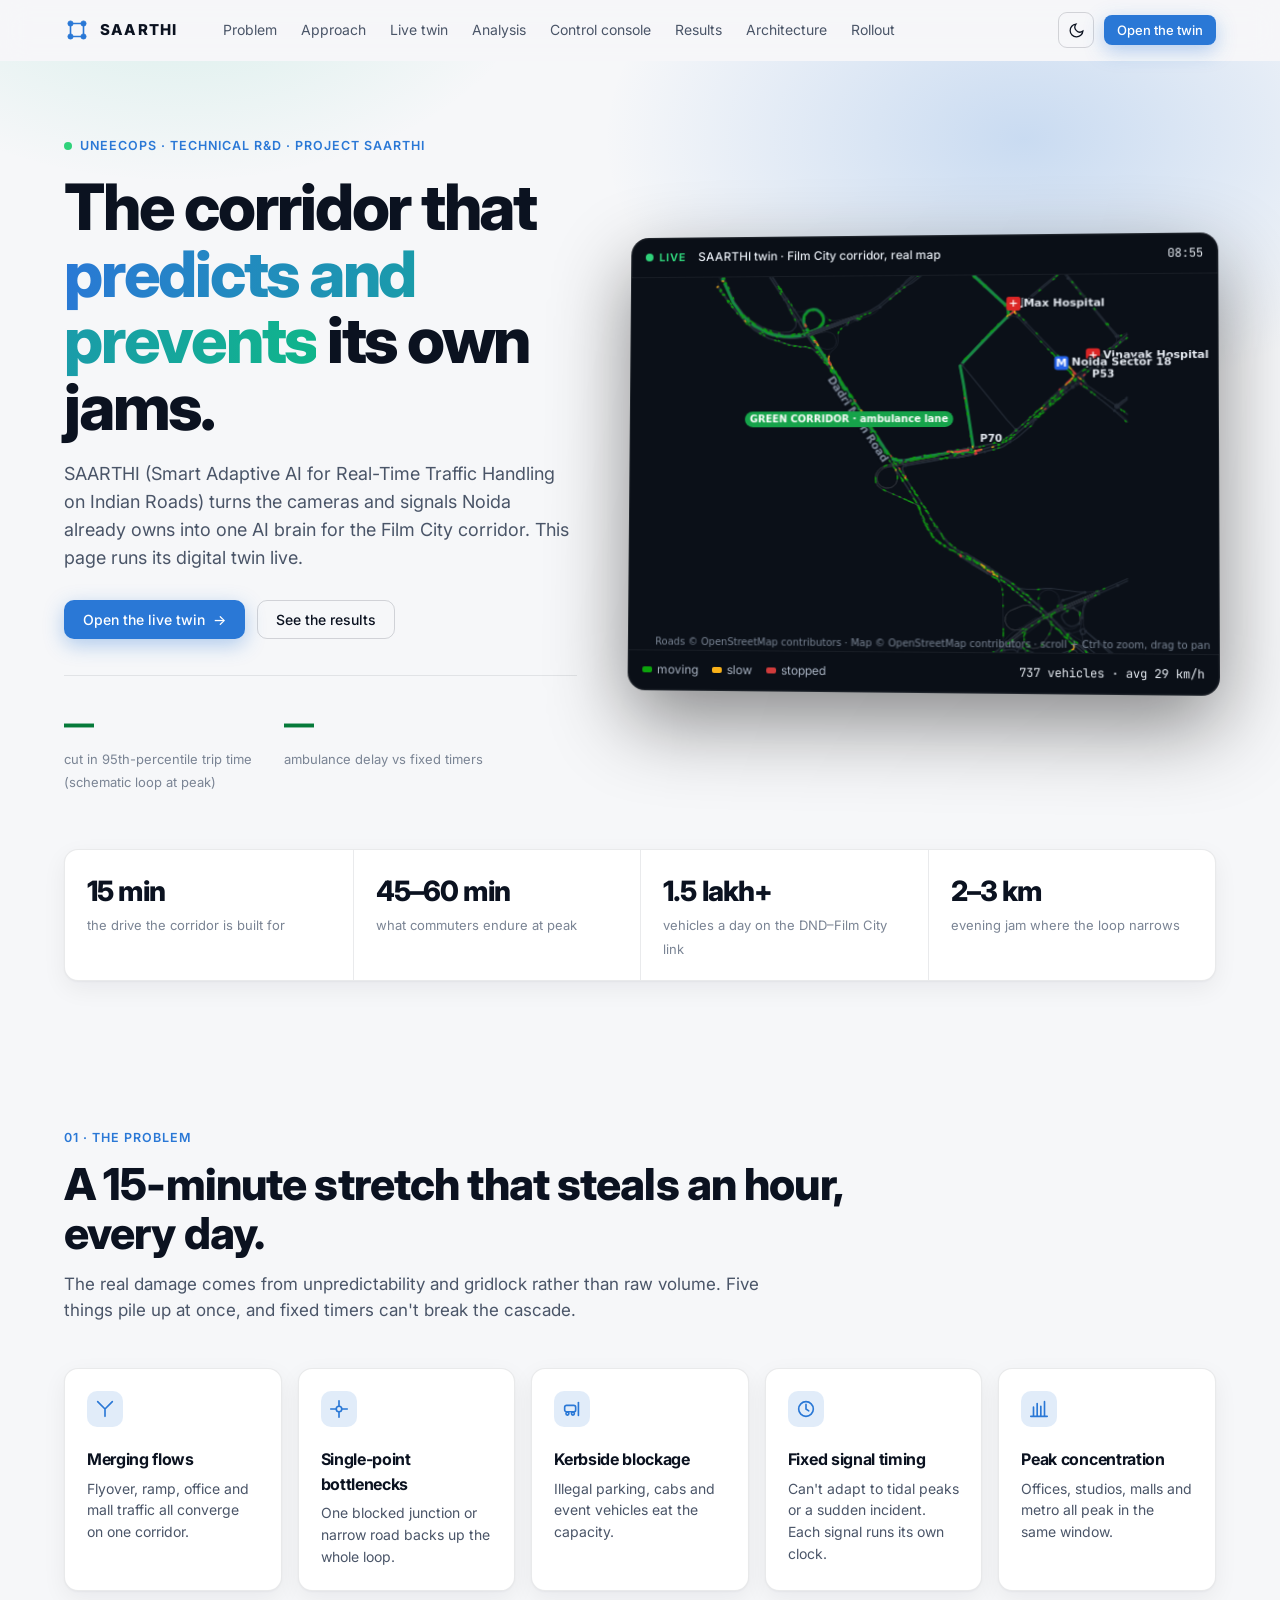
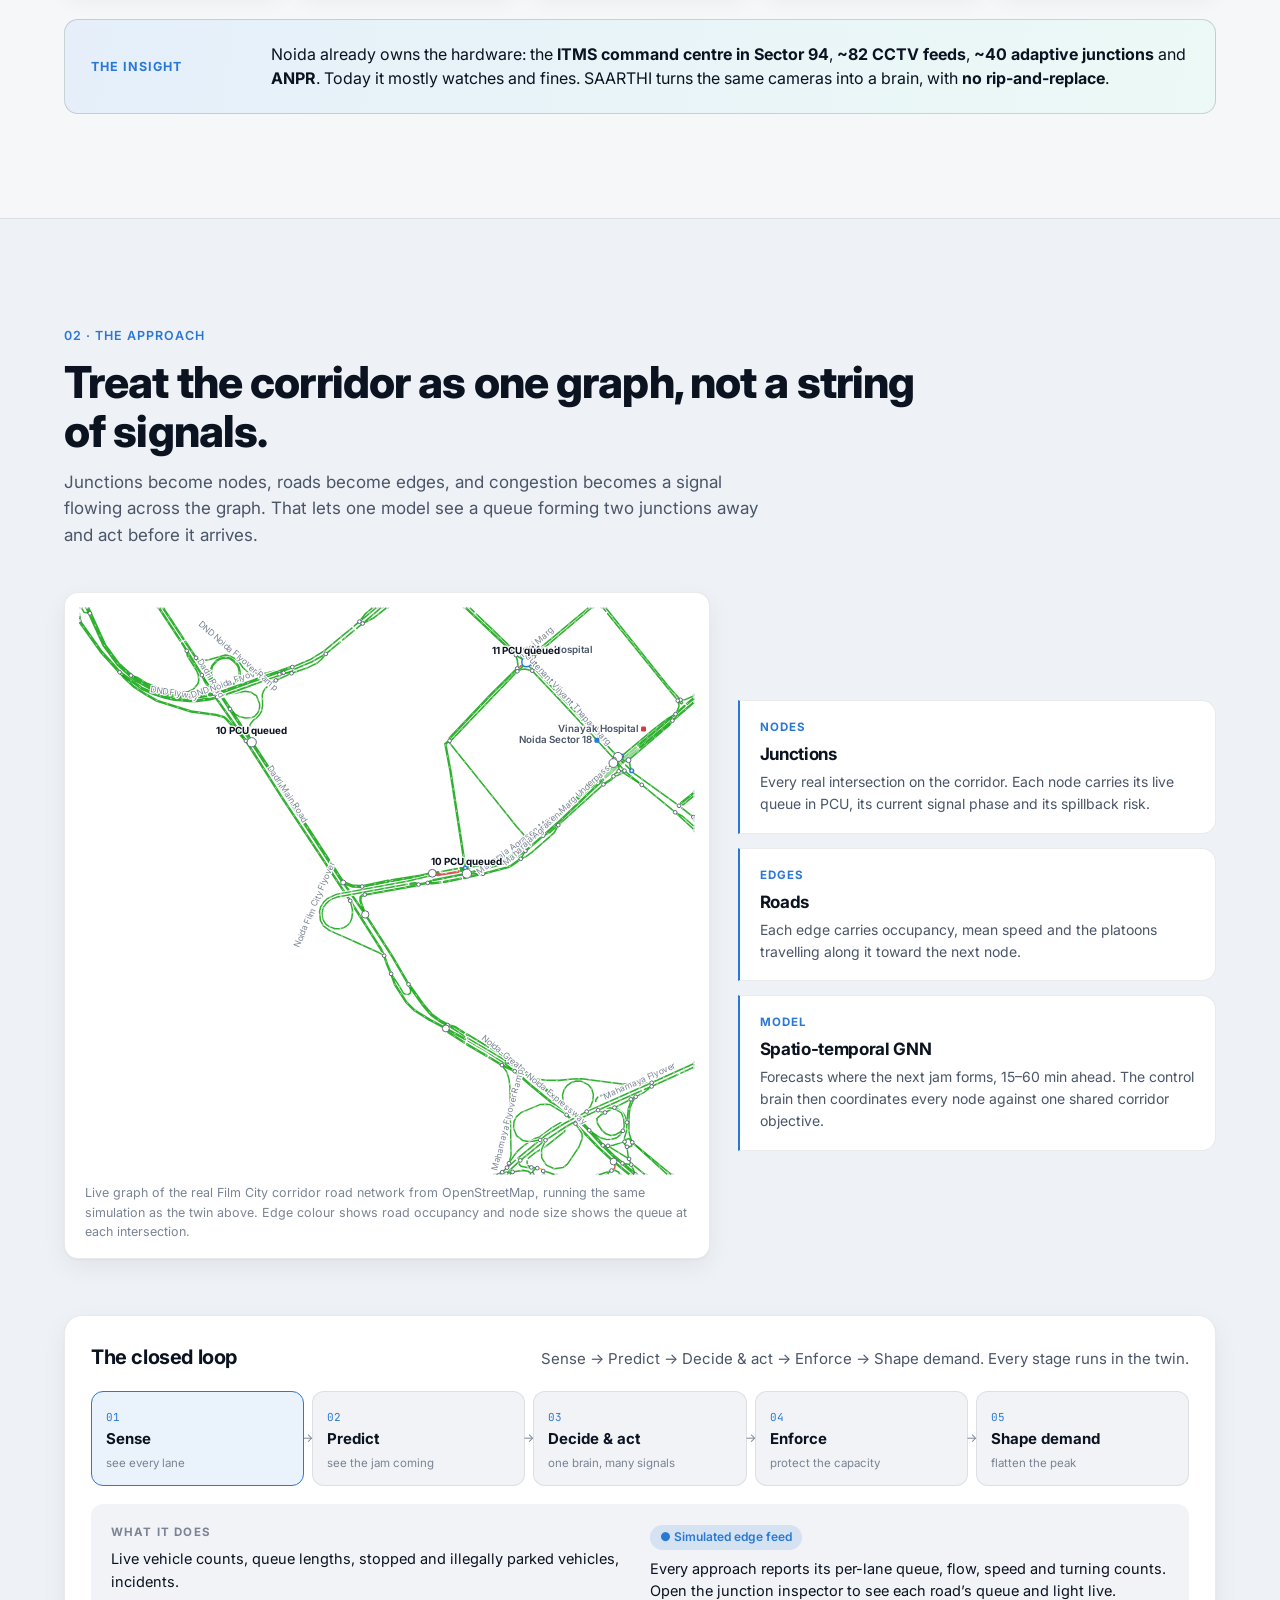
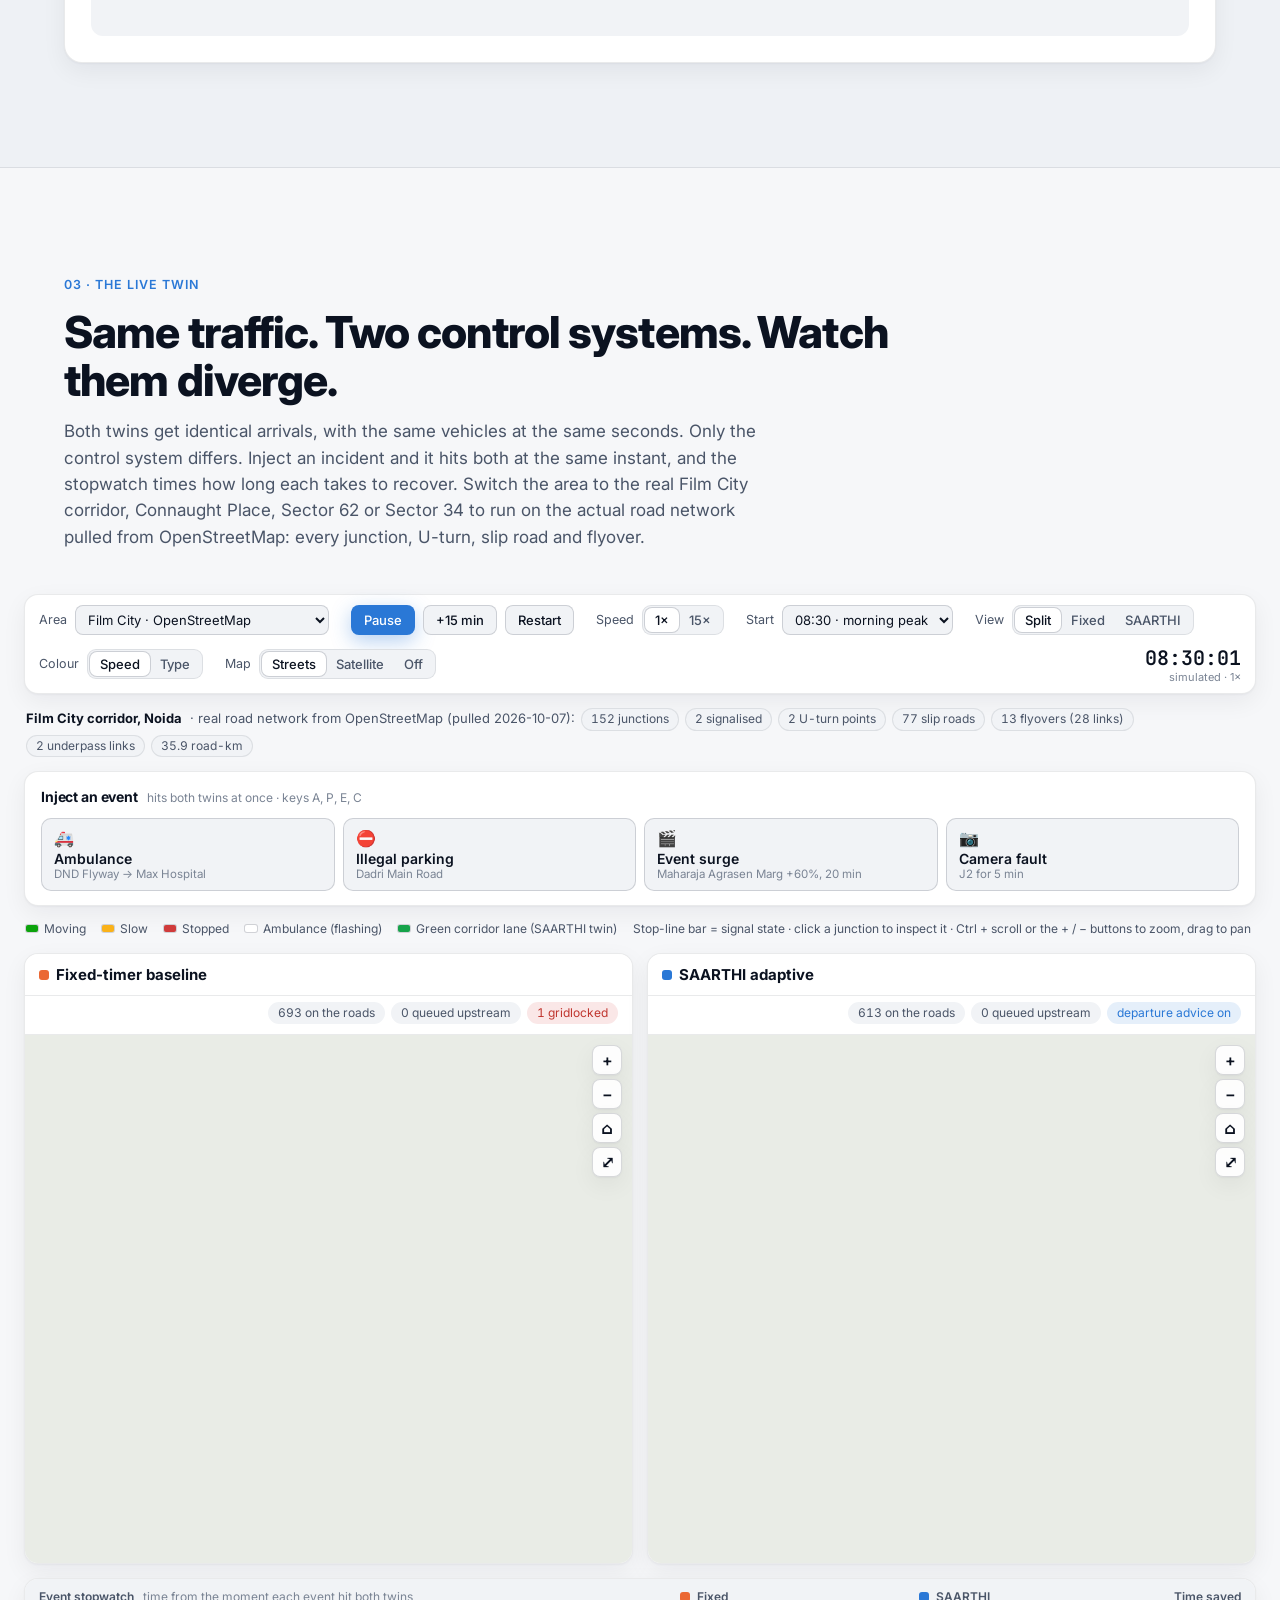
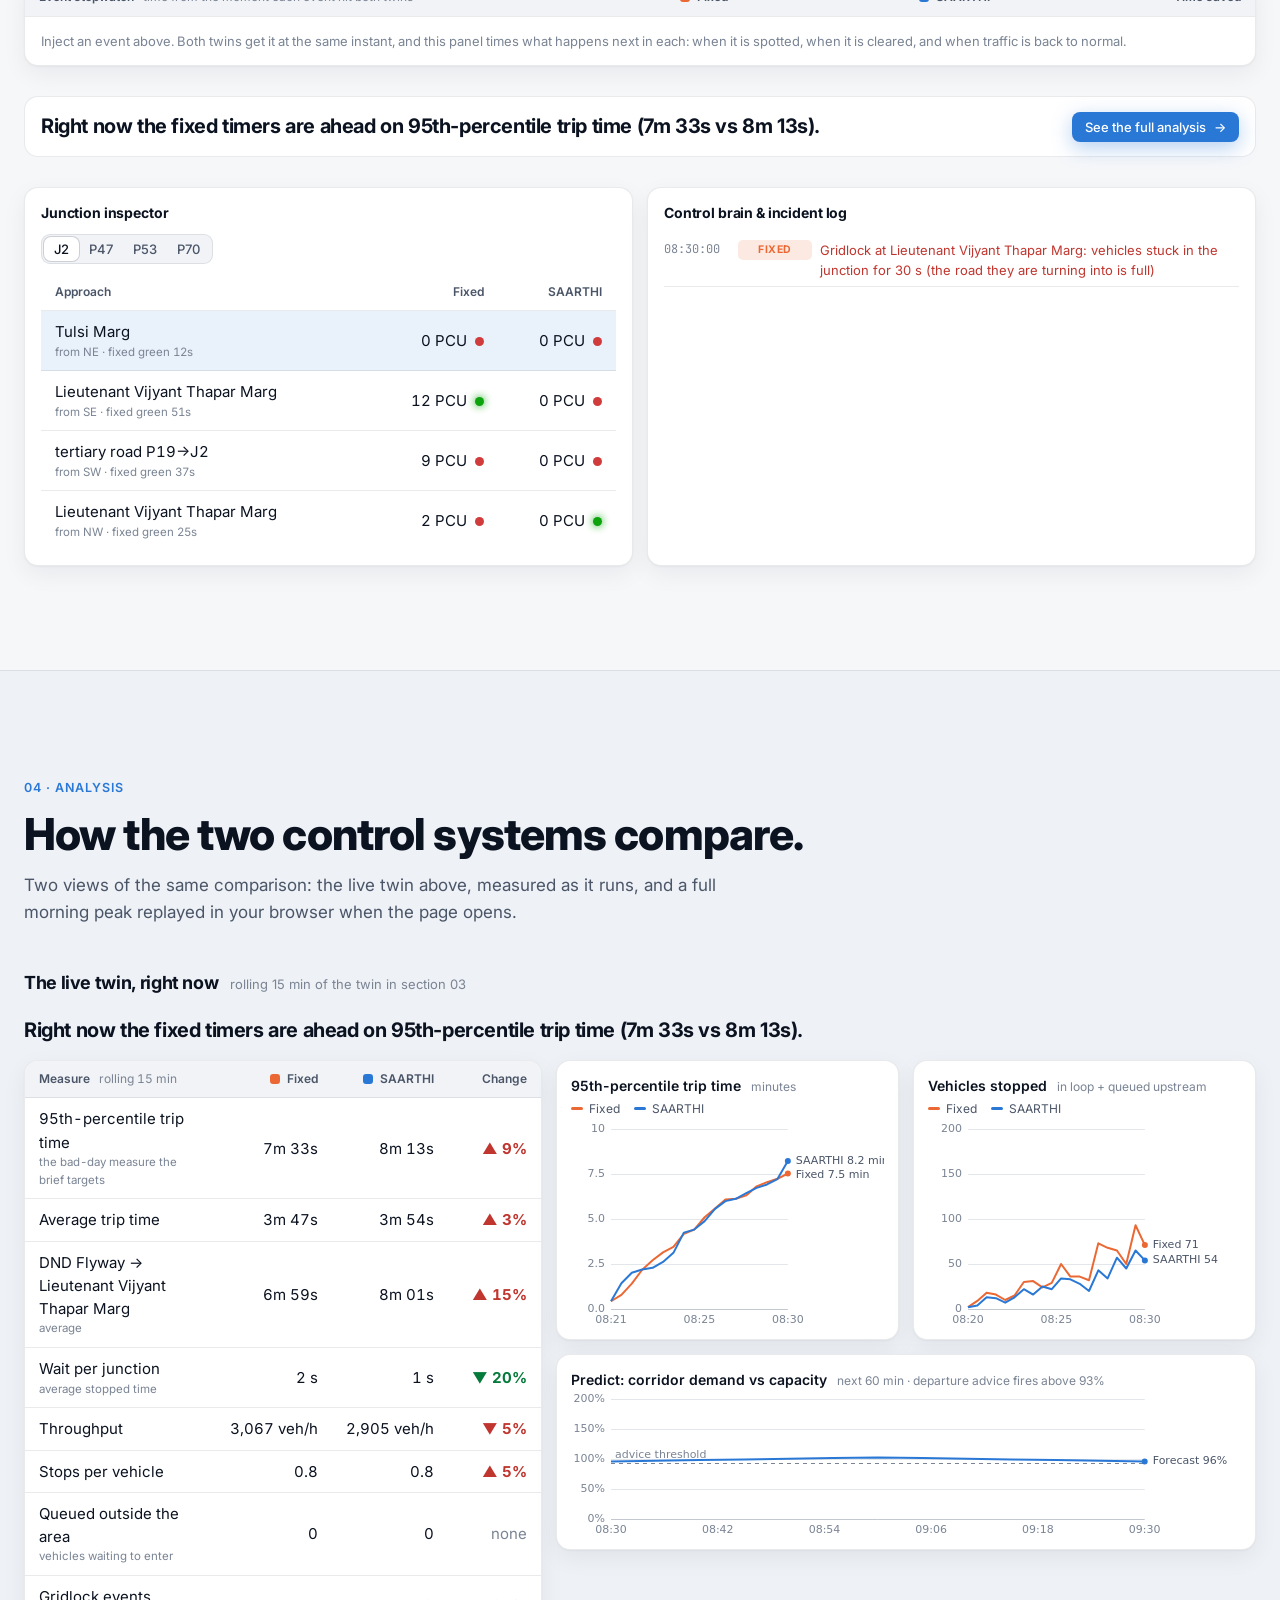
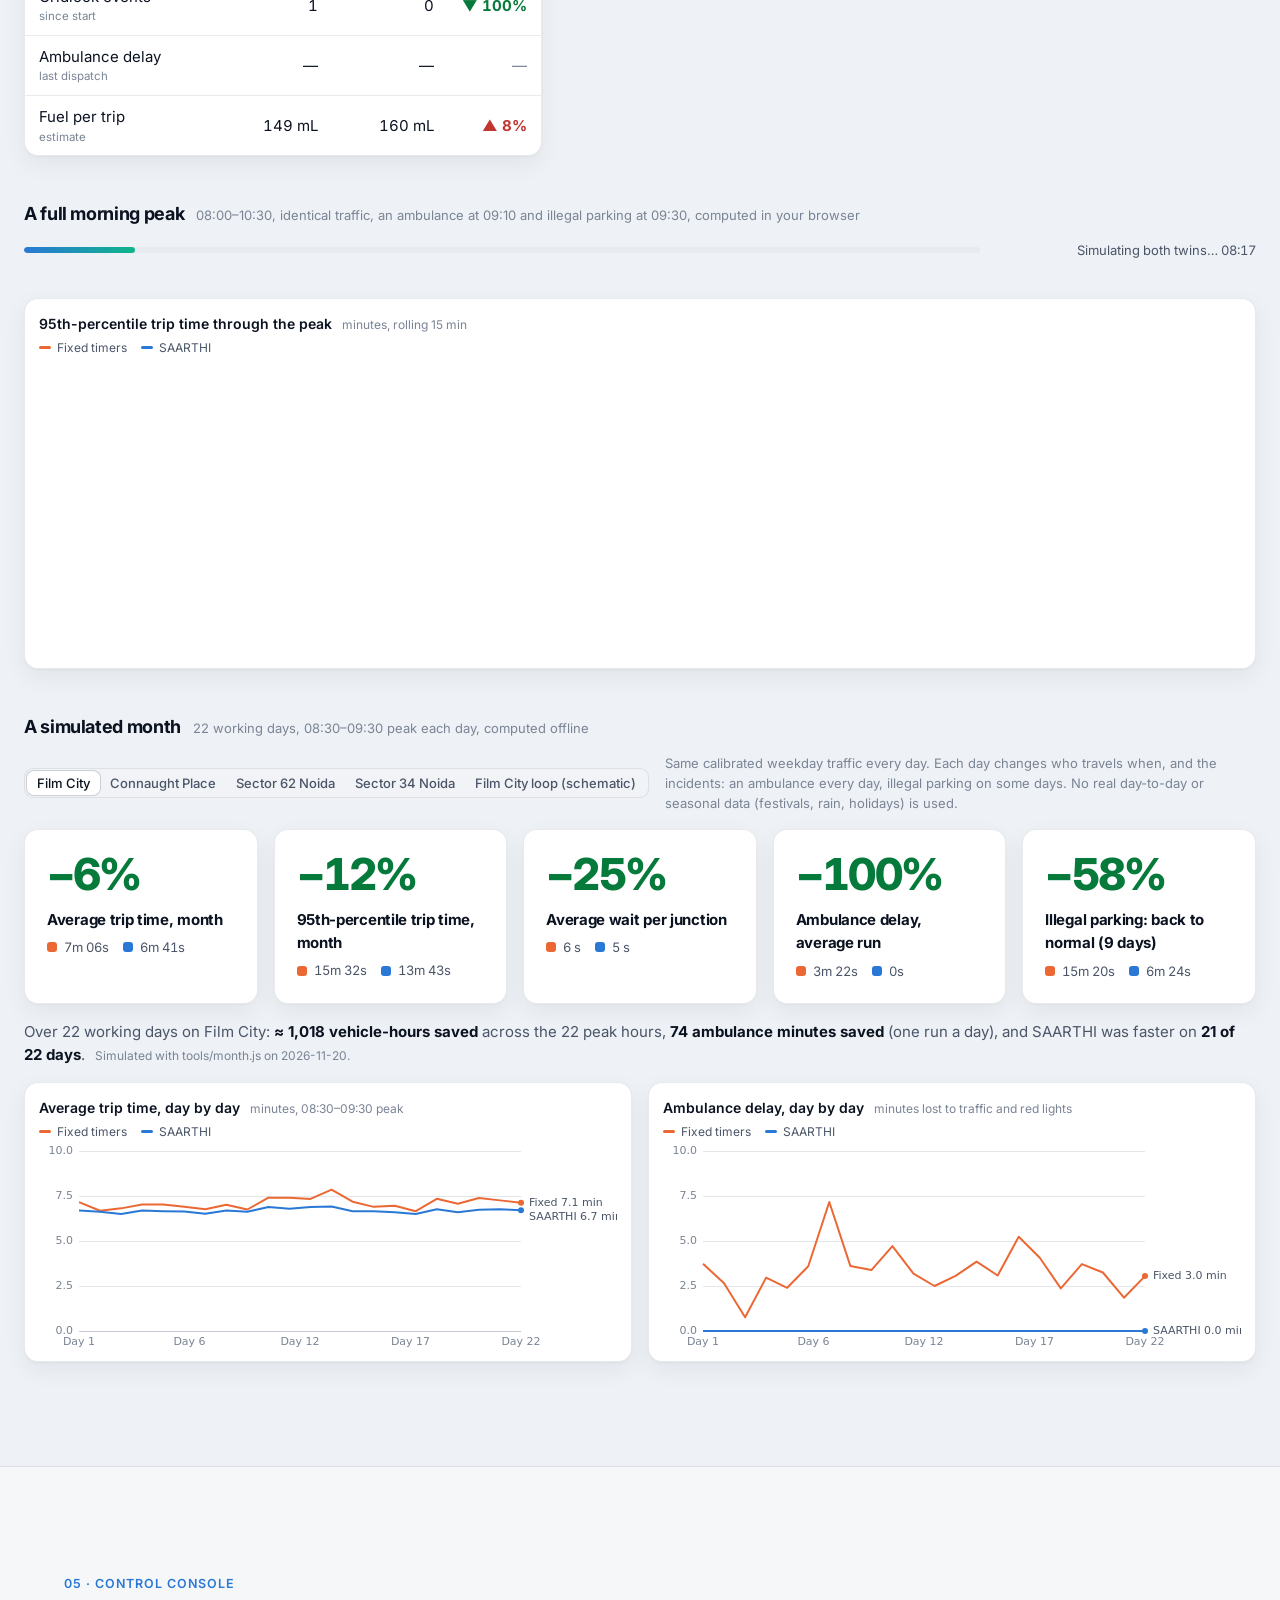
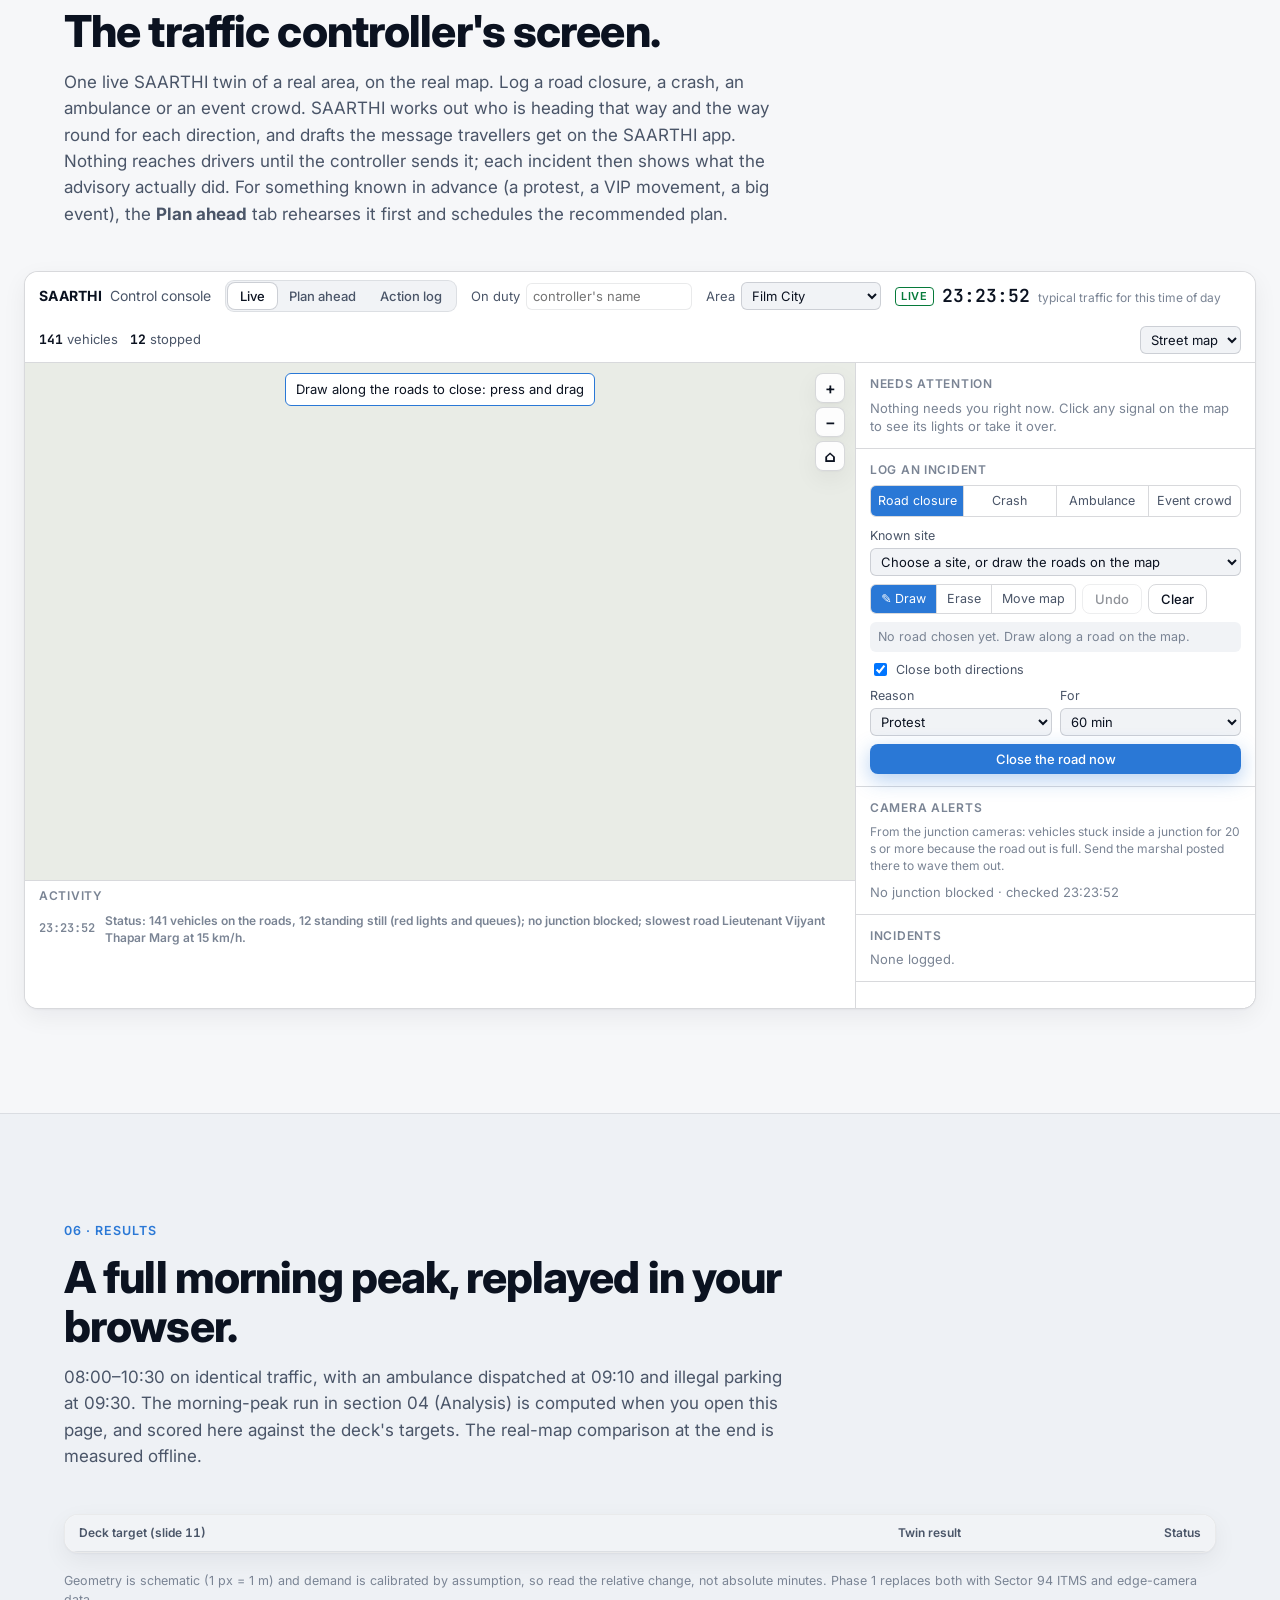
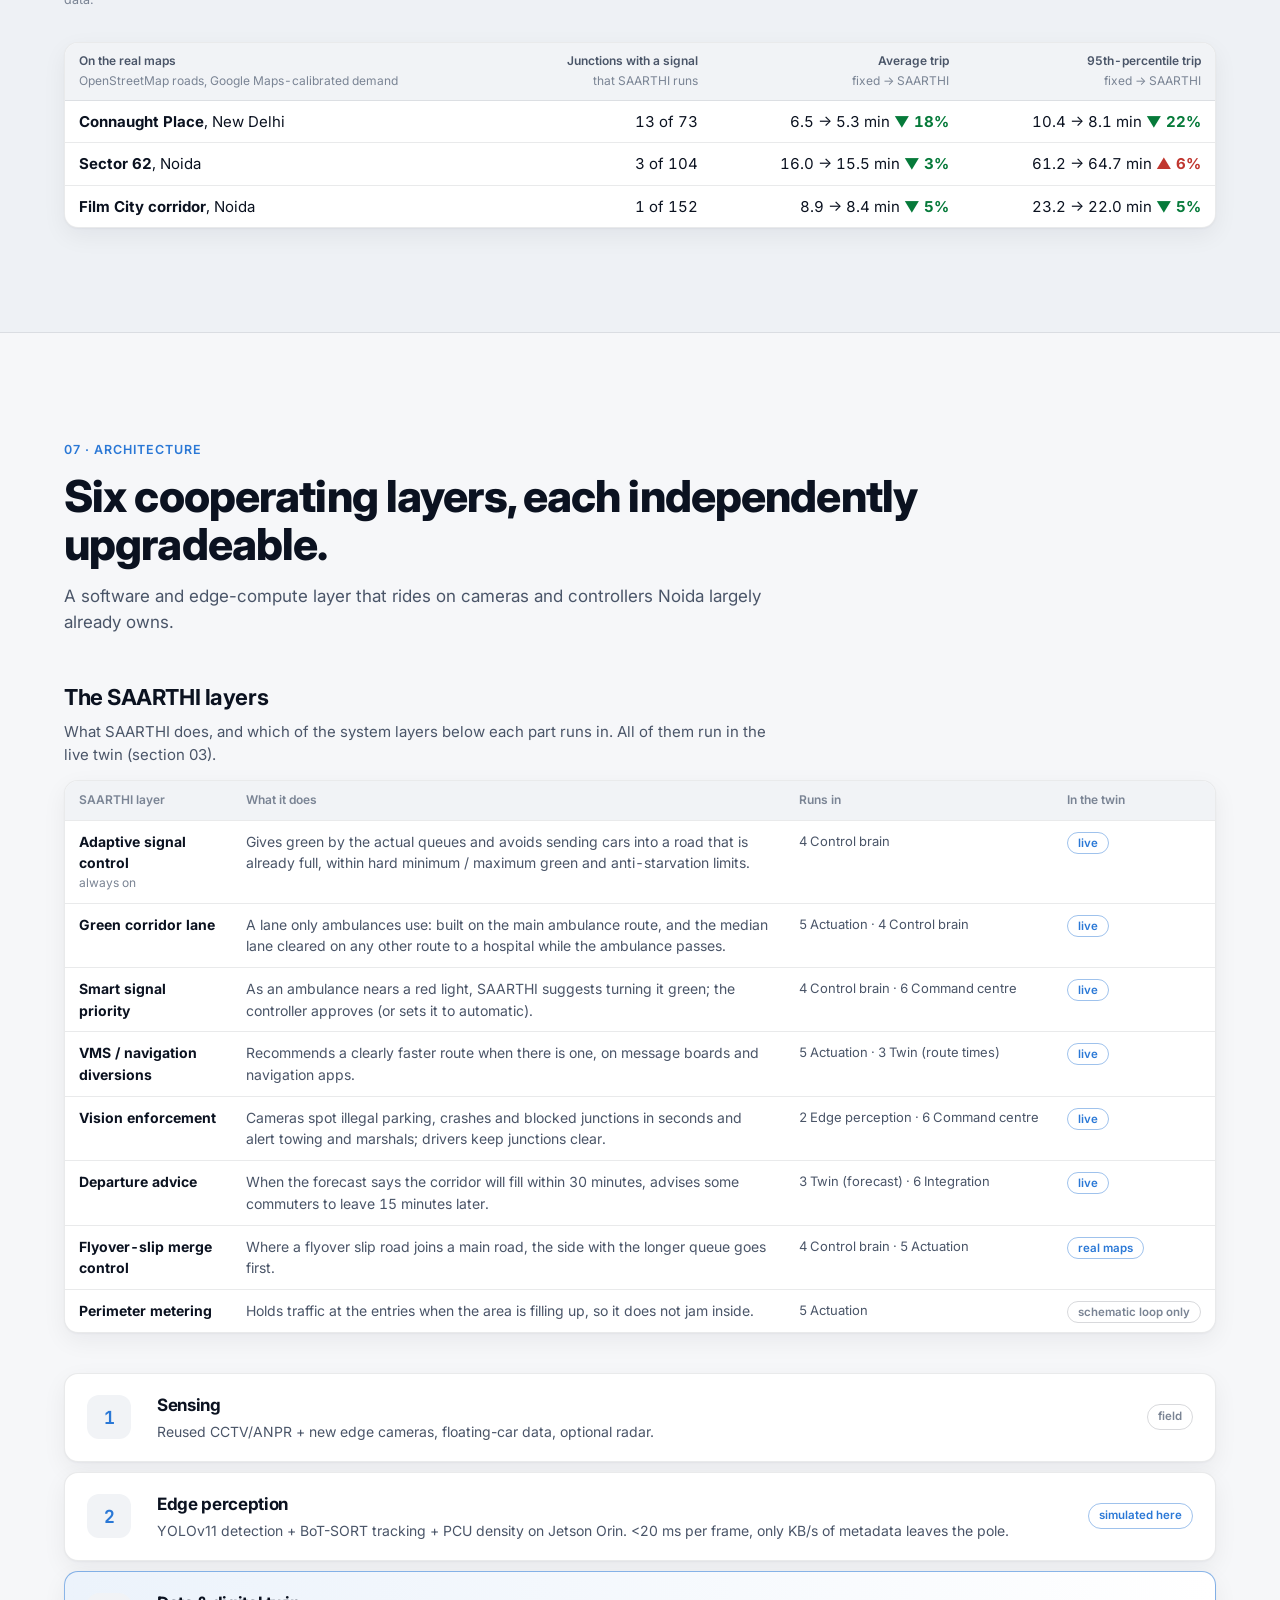
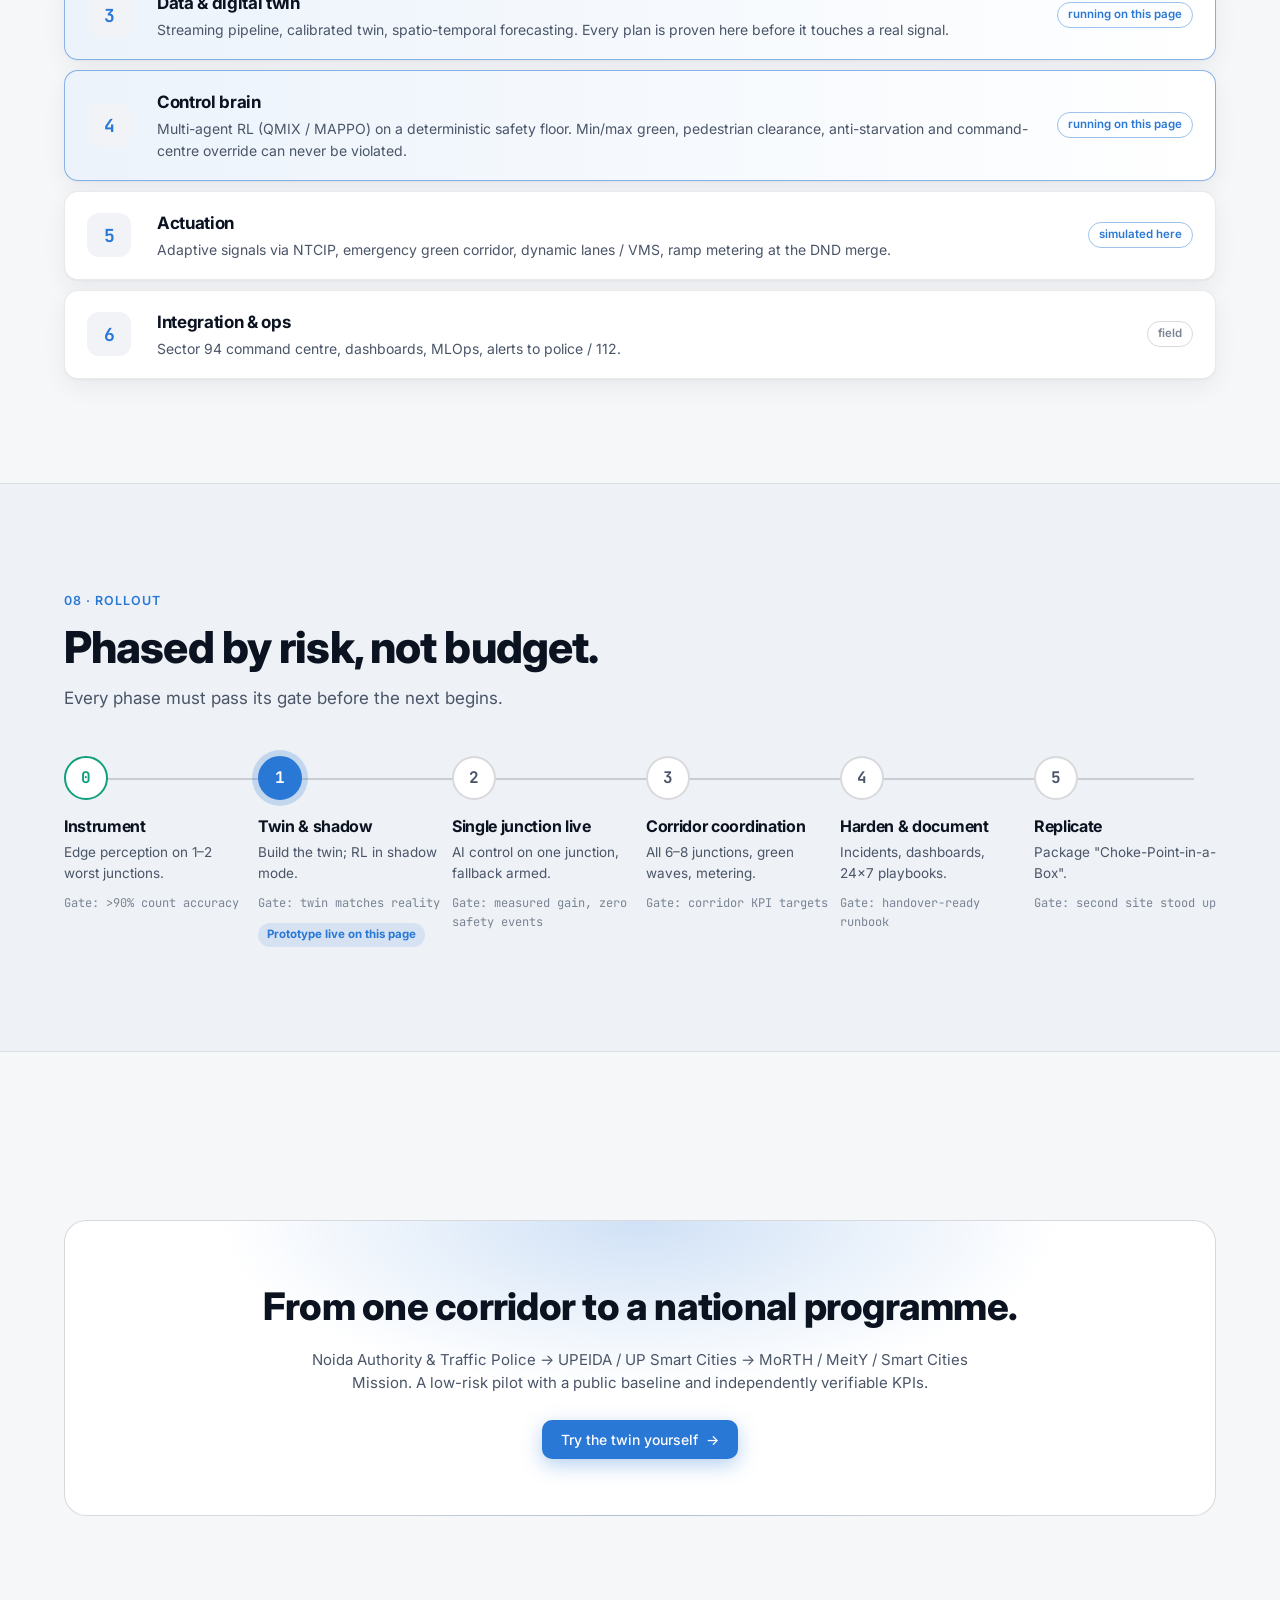
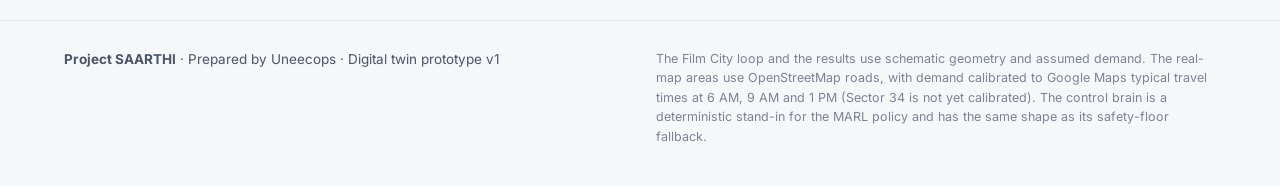
<file: index.html>
<!doctype html>
<html lang="en" data-theme="light">
<head>
  <meta charset="utf-8">
  <meta name="viewport" content="width=device-width, initial-scale=1">
  <title>Project SAARTHI</title>
  <meta name="description" content="SAARTHI: AI traffic intelligence for the Noida Film City corridor, with a live digital twin comparing fixed timers and adaptive control on identical traffic.">
  <link rel="preconnect" href="https://fonts.googleapis.com">
  <link rel="preconnect" href="https://fonts.gstatic.com" crossorigin>
  <link href="https://fonts.googleapis.com/css2?family=Inter:wght@400;500;600;700;800&family=JetBrains+Mono:wght@400;500&display=swap" rel="stylesheet">
  <link rel="stylesheet" href="css/site.css">
  <link rel="stylesheet" href="css/console.css">
  <script>
    try { const t = localStorage.getItem('saarthi-theme-v2'); if (t) document.documentElement.dataset.theme = t; } catch (e) {}
  </script>
</head>
<body>

<!-- ============================================================ NAV -->
<nav class="nav" id="nav">
  <div class="nav-in">
    <a href="#top" class="logo" aria-label="SAARTHI home">
      <svg viewBox="0 0 32 32" aria-hidden="true"><circle cx="8" cy="8" r="3.2"/><circle cx="24" cy="8" r="3.2"/><circle cx="24" cy="24" r="3.2"/><circle cx="8" cy="24" r="3.2"/><path d="M8 8H24V24H8Z" fill="none" stroke-width="2"/></svg>
      <span>SAARTHI</span>
    </a>
    <div class="nav-links">
      <a href="#problem">Problem</a>
      <a href="#approach">Approach</a>
      <a href="#twin">Live twin</a>
      <a href="#analysis">Analysis</a>
      <a href="#console">Control console</a>
      <a href="#results">Results</a>
      <a href="#architecture">Architecture</a>
      <a href="#rollout">Rollout</a>
    </div>
    <div class="nav-actions">
      <button class="icon-btn" id="theme-btn" aria-label="Toggle light / dark theme" title="Toggle theme">
        <svg viewBox="0 0 24 24" aria-hidden="true"><path d="M21 12.8A9 9 0 1 1 11.2 3a7 7 0 0 0 9.8 9.8Z"/></svg>
      </button>
      <a href="#twin" class="btn btn-primary btn-sm">Open the twin</a>
    </div>
  </div>
</nav>

<!-- ============================================================ HERO -->
<header class="hero" id="top">
  <div class="hero-glow" aria-hidden="true"></div>
  <div class="wrap hero-grid">
    <div class="hero-copy">
      <div class="eyebrow"><span class="dot-live"></span>Uneecops · Technical R&amp;D · Project SAARTHI</div>
      <h1>The corridor that <span class="grad">predicts and prevents</span> its own jams.</h1>
      <p class="lead">SAARTHI (Smart Adaptive AI for Real-Time Traffic Handling on Indian Roads) turns the cameras and signals Noida already owns into one AI brain for the Film City corridor. This page runs its digital twin live.</p>
      <div class="hero-cta">
        <a href="#twin" class="btn btn-primary">Open the live twin <span aria-hidden="true">→</span></a>
        <a href="#results" class="btn btn-ghost">See the results</a>
      </div>
      <div class="hero-proof" id="hero-proof">
        <div><b id="hp-p95">—</b><span>cut in 95th-percentile trip time<br>(schematic loop at peak)</span></div>
        <div><b id="hp-ev">—</b><span>ambulance delay vs fixed timers</span></div>
      </div>
    </div>
    <div class="hero-visual">
      <div class="screen">
        <div class="screen-bar">
          <span class="live-pill"><span class="dot-live"></span>LIVE</span>
          <span class="screen-title">SAARTHI twin · Film City corridor, real map</span>
          <span class="screen-clock" id="hero-clock">--:--</span>
        </div>
        <div class="screen-body"><canvas id="cv-hero" aria-label="Live SAARTHI digital twin"></canvas></div>
        <div class="screen-foot">
          <span><i class="lg g"></i>moving</span><span><i class="lg a"></i>slow</span><span><i class="lg r"></i>stopped</span>
          <span class="sf-stat" id="hero-stat">—</span>
        </div>
      </div>
    </div>
  </div>
  <div class="wrap">
    <div class="stat-strip">
      <div><b>15 min</b><span>the drive the corridor is built for</span></div>
      <div><b>45–60 min</b><span>what commuters endure at peak</span></div>
      <div><b>1.5 lakh+</b><span>vehicles a day on the DND–Film City link</span></div>
      <div><b>2–3 km</b><span>evening jam where the loop narrows</span></div>
    </div>
  </div>
</header>

<!-- ============================================================ PROBLEM -->
<section class="section" id="problem">
  <div class="wrap">
    <div class="section-head reveal">
      <div class="eyebrow">01 · The problem</div>
      <h2>A 15-minute stretch that steals an hour, every day.</h2>
      <p class="lead">The real damage comes from unpredictability and gridlock rather than raw volume. Five things pile up at once, and fixed timers can't break the cascade.</p>
    </div>
    <div class="cards five">
      <article class="card reveal">
        <svg class="ico" viewBox="0 0 24 24"><path d="M4 4l8 8M20 4l-8 8M12 12v8"/></svg>
        <h3>Merging flows</h3>
        <p>Flyover, ramp, office and mall traffic all converge on one corridor.</p>
      </article>
      <article class="card reveal">
        <svg class="ico" viewBox="0 0 24 24"><circle cx="12" cy="12" r="3"/><path d="M3 12h6M15 12h6M12 3v6M12 15v6"/></svg>
        <h3>Single-point bottlenecks</h3>
        <p>One blocked junction or narrow road backs up the whole loop.</p>
      </article>
      <article class="card reveal">
        <svg class="ico" viewBox="0 0 24 24"><rect x="4" y="8" width="12" height="7" rx="2"/><circle cx="7" cy="17" r="1.6"/><circle cx="13" cy="17" r="1.6"/><path d="M19 5v14"/></svg>
        <h3>Kerbside blockage</h3>
        <p>Illegal parking, cabs and event vehicles eat the capacity.</p>
      </article>
      <article class="card reveal">
        <svg class="ico" viewBox="0 0 24 24"><circle cx="12" cy="12" r="8"/><path d="M12 7v5l3 2"/></svg>
        <h3>Fixed signal timing</h3>
        <p>Can't adapt to tidal peaks or a sudden incident. Each signal runs its own clock.</p>
      </article>
      <article class="card reveal">
        <svg class="ico" viewBox="0 0 24 24"><path d="M3 20h18M6 20V10M10 20V6M14 20V9M18 20V4"/></svg>
        <h3>Peak concentration</h3>
        <p>Offices, studios, malls and metro all peak in the same window.</p>
      </article>
    </div>
    <div class="callout reveal">
      <div class="callout-k">The insight</div>
      <p>Noida already owns the hardware: the <b>ITMS command centre in Sector 94</b>, <b>~82 CCTV feeds</b>, <b>~40 adaptive junctions</b> and <b>ANPR</b>. Today it mostly watches and fines. SAARTHI turns the same cameras into a brain, with <b>no rip-and-replace</b>.</p>
    </div>
  </div>
</section>

<!-- ============================================================ APPROACH -->
<section class="section alt" id="approach">
  <div class="wrap">
    <div class="section-head reveal">
      <div class="eyebrow">02 · The approach</div>
      <h2>Treat the corridor as one graph, not a string of signals.</h2>
      <p class="lead">Junctions become nodes, roads become edges, and congestion becomes a signal flowing across the graph. That lets one model see a queue forming two junctions away and act before it arrives.</p>
    </div>
    <div class="graph-grid">
      <figure class="graph-card reveal">
        <svg id="graph-svg" viewBox="0 0 1000 640" role="img" aria-label="Live graph view of the corridor"></svg>
        <figcaption>Live graph of the real Film City corridor road network from OpenStreetMap, running the same simulation as the twin above. Edge colour shows road occupancy and node size shows the queue at each intersection.</figcaption>
      </figure>
      <div class="graph-explain reveal">
        <div class="gx">
          <div class="gx-k">Nodes</div>
          <h3>Junctions</h3>
          <p>Every real intersection on the corridor. Each node carries its live queue in PCU, its current signal phase and its spillback risk.</p>
        </div>
        <div class="gx">
          <div class="gx-k">Edges</div>
          <h3>Roads</h3>
          <p>Each edge carries occupancy, mean speed and the platoons travelling along it toward the next node.</p>
        </div>
        <div class="gx">
          <div class="gx-k">Model</div>
          <h3>Spatio-temporal GNN</h3>
          <p>Forecasts where the next jam forms, 15–60 min ahead. The control brain then coordinates every node against one shared corridor objective.</p>
        </div>
      </div>
    </div>

    <div class="loop reveal" id="loop">
      <div class="loop-head">
        <h3>The closed loop</h3>
        <p>Sense → Predict → Decide &amp; act → Enforce → Shape demand. Every stage runs in the twin.</p>
      </div>
      <div class="loop-tabs" role="tablist"></div>
      <div class="loop-panel" role="tabpanel"></div>
    </div>
  </div>
</section>

<!-- ============================================================ LIVE TWIN -->
<section class="section" id="twin">
  <div class="wrap">
    <div class="section-head reveal">
      <div class="eyebrow">03 · The live twin</div>
      <h2>Same traffic. Two control systems. Watch them diverge.</h2>
      <p class="lead">Both twins get identical arrivals, with the same vehicles at the same seconds. Only the control system differs. Inject an incident and it hits both at the same instant, and the stopwatch times how long each takes to recover. Switch the area to the real Film City corridor, Connaught Place, Sector 62 or Sector 34 to run on the actual road network pulled from OpenStreetMap: every junction, U-turn, slip road and flyover.</p>
    </div>
  </div>
  <div class="wrap wide">
    <div class="lab">
      <div class="bar" aria-label="Simulation controls">
        <div class="group">
          <label class="lbl" for="sel-area">Area</label>
          <select id="sel-area"></select>
        </div>
        <div class="group">
          <button id="btn-play" class="btn btn-primary btn-sm" aria-pressed="true" title="Pause / play (Space)">Pause</button>
          <button id="btn-ff" class="btn btn-sm" title="Fast-forward 15 simulated minutes (F)">+15 min</button>
          <button id="btn-reset" class="btn btn-sm" title="Restart with new random traffic">Restart</button>
        </div>
        <div class="group">
          <span class="lbl">Speed</span>
          <div class="seg" id="seg-speed"><button data-v="1" class="on">1×</button><button data-v="15">15×</button></div>
        </div>
        <div class="group">
          <label class="lbl" for="sel-start">Start</label>
          <select id="sel-start">
            <option value="8.5" selected>08:30 · morning peak</option>
            <option value="13">13:00 · midday</option>
            <option value="18">18:00 · evening peak</option>
            <option value="22">22:00 · night</option>
          </select>
        </div>
        <div class="group">
          <span class="lbl">View</span>
          <div class="seg" id="seg-view"><button data-v="split" class="on">Split</button><button data-v="fixed">Fixed</button><button data-v="smart">SAARTHI</button></div>
        </div>
        <div class="group">
          <span class="lbl">Colour</span>
          <div class="seg" id="seg-color"><button data-v="speed" class="on">Speed</button><button data-v="type">Type</button></div>
        </div>
        <div class="group" id="grp-map">
          <span class="lbl">Map</span>
          <div class="seg" id="seg-map"><button data-v="streets">Streets</button><button data-v="satellite">Satellite</button><button data-v="off">Off</button></div>
        </div>
        <div class="clock-mini"><span id="clock">--:--:--</span><small id="clock-sub">simulated</small></div>
      </div>
      <div class="net-info" id="net-info"></div>

      <div class="scen-banner" id="scen-banner" hidden>
        <span class="sb-k">What-if loaded</span>
        <span id="scen-label"></span>
        <span class="sb-sub">Fixed twin runs today's approach · SAARTHI twin runs the recommended plan</span>
        <button class="btn btn-sm" id="scen-clear">Back to a normal day</button>
      </div>

      <div class="scen single">
        <div class="panel">
          <h4>Inject an event <span class="hint">hits both twins at once · keys A, P, E, C</span></h4>
          <div class="scen-btns">
            <button class="btn ev" id="ev-amb"><span class="ev-ico">🚑</span>Ambulance<small>DND → Greater Noida</small></button>
            <button class="btn ev" id="ev-park"><span class="ev-ico">⛔</span>Illegal parking<small>Loop FC-03→FC-04</small></button>
            <button class="btn ev" id="ev-surge"><span class="ev-ico">🎬</span>Event surge<small>Sector 18 +60%, 20 min</small></button>
            <button class="btn ev" id="ev-cam"><span class="ev-ico">📷</span>Camera fault<small>FC-03 for 5 min</small></button>
          </div>
        </div>
      </div>

      <div class="legend" id="legend"></div>

      <div class="twins view-split" id="twins">
        <article class="pane" id="pane-fixed">
          <div class="pane-title"><span class="swatch fixed"></span><strong>Fixed-timer baseline</strong></div>
          <div class="pane-top">
            <header class="pane-h">
              <div><span class="pane-sub">Webster-tuned plan, no sensing</span></div>
              <div class="chips" id="chips-fixed"></div>
            </header>
            <div class="amb-slot" id="amb-slot-fixed" hidden></div>
          </div>
          <div class="cv-wrap"><canvas id="cv-fixed" aria-label="Fixed-timer twin map"></canvas></div>
        </article>
        <article class="pane" id="pane-smart">
          <div class="pane-title"><span class="swatch smart"></span><strong>SAARTHI adaptive</strong></div>
          <div class="pane-top">
            <header class="pane-h">
              <div><span class="pane-sub">sense · predict · act · enforce · shape</span></div>
              <div class="chips" id="chips-smart"></div>
            </header>
            <div class="amb-slot" id="amb-slot-smart" hidden></div>
          </div>
          <div class="cv-wrap"><canvas id="cv-smart" aria-label="SAARTHI twin map"></canvas></div>
        </article>
      </div>

      <div class="panel amb" id="amb" hidden aria-live="polite"></div>

      <div class="panel flush stopwatch">
        <table class="sw" aria-label="Event stopwatch: fixed timers vs SAARTHI">
          <thead><tr><th>Event stopwatch <span class="hint">time from the moment each event hit both twins</span></th><th class="num"><span class="swatch fixed"></span>Fixed</th><th class="num"><span class="swatch smart"></span>SAARTHI</th><th class="num">Time saved</th></tr></thead>
          <tbody id="sw-body"></tbody>
        </table>
      </div>

      <div class="to-analysis">
        <div class="headline" id="headline-twin">Warming up the twin…</div>
        <a href="#analysis" class="btn btn-primary btn-sm">See the full analysis <span aria-hidden="true">→</span></a>
      </div>

      <div class="bottom">
        <div class="panel">
          <h4>Junction inspector</h4>
          <div class="seg" id="seg-junction"></div>
          <table class="insp">
            <thead><tr><th>Approach</th><th class="num">Fixed</th><th class="num">SAARTHI</th></tr></thead>
            <tbody id="insp-body"></tbody>
          </table>
        </div>
        <div class="panel">
          <h4>Control brain &amp; incident log</h4>
          <ol class="log" id="log"></ol>
        </div>
      </div>
    </div>
  </div>
</section>

<!-- ============================================================ ANALYSIS -->
<section class="section alt" id="analysis">
  <div class="wrap wide">
    <div class="section-head reveal">
      <div class="eyebrow">04 · Analysis</div>
      <h2>How the two control systems compare.</h2>
      <p class="lead">Two views of the same comparison: the live twin above, measured as it runs, and a full morning peak replayed in your browser when the page opens.</p>
    </div>

    <h3 class="an-h">The live twin, right now <span class="hint">rolling 15 min of the twin in section 03</span></h3>
    <div class="lab an-live">
      <div class="headline" id="headline">Warming up the twin…</div>
      <div class="kpi-grid">
        <div class="panel flush">
          <table class="kpi" aria-label="KPI comparison over the last 15 simulated minutes">
            <thead><tr><th>Measure <span class="hint">rolling 15 min</span></th><th class="num"><span class="swatch fixed"></span>Fixed</th><th class="num"><span class="swatch smart"></span>SAARTHI</th><th class="num">Change</th></tr></thead>
            <tbody id="kpi-body"></tbody>
          </table>
        </div>
        <div class="charts">
          <figure class="chart panel">
            <figcaption>95th-percentile trip time <span class="hint">minutes</span></figcaption>
            <div class="chart-legend"><span><i class="fixed"></i>Fixed</span><span><i class="smart"></i>SAARTHI</span></div>
            <div class="chart-box"><canvas id="ch-p95"></canvas><div class="tip" hidden></div></div>
          </figure>
          <figure class="chart panel">
            <figcaption>Vehicles stopped <span class="hint">in loop + queued upstream</span></figcaption>
            <div class="chart-legend"><span><i class="fixed"></i>Fixed</span><span><i class="smart"></i>SAARTHI</span></div>
            <div class="chart-box"><canvas id="ch-queue"></canvas><div class="tip" hidden></div></div>
          </figure>
          <figure class="chart panel span2">
            <figcaption>Predict: corridor demand vs capacity <span class="hint">next 60 min · departure advice fires above 93%</span></figcaption>
            <div class="chart-box short"><canvas id="ch-forecast"></canvas><div class="tip" hidden></div></div>
          </figure>
        </div>
      </div>
    </div>

    <h3 class="an-h">A full morning peak <span class="hint">08:00–10:30, identical traffic, an ambulance at 09:10 and illegal parking at 09:30, computed in your browser</span></h3>
    <div class="bench-run reveal" id="bench-run">
      <div class="bench-bar"><div class="bench-fill" id="bench-fill"></div></div>
      <div class="bench-status" id="bench-status">Preparing benchmark…</div>
    </div>
    <div class="bench-cards" id="bench-cards"></div>
    <div class="bench-charts chart-only reveal">
      <figure class="chart panel">
        <figcaption>95th-percentile trip time through the peak <span class="hint">minutes, rolling 15 min</span></figcaption>
        <div class="chart-legend"><span><i class="fixed"></i>Fixed timers</span><span><i class="smart"></i>SAARTHI</span></div>
        <div class="chart-box tall"><canvas id="bench-p95"></canvas><div class="tip" hidden></div></div>
      </figure>
    </div>

    <h3 class="an-h mo-h">A simulated month <span class="hint">22 working days, 08:30–09:30 peak each day, computed offline</span></h3>
    <div class="mo-bar">
      <div class="seg" id="mo-area"></div>
      <span class="mo-note">Same calibrated weekday traffic every day. Each day changes who travels when, and the incidents: an ambulance every day, illegal parking on some days. No real day-to-day or seasonal data (festivals, rain, holidays) is used.</span>
    </div>
    <div class="bench-cards" id="mo-cards"></div>
    <p class="mo-sum" id="mo-sum"></p>
    <div class="bench-charts mo-charts">
      <figure class="chart panel">
        <figcaption>Average trip time, day by day <span class="hint">minutes, 08:30–09:30 peak</span></figcaption>
        <div class="chart-legend"><span><i class="fixed"></i>Fixed timers</span><span><i class="smart"></i>SAARTHI</span></div>
        <div class="chart-box"><canvas id="mo-avg"></canvas><div class="tip" hidden></div></div>
      </figure>
      <figure class="chart panel">
        <figcaption>Ambulance delay, day by day <span class="hint">minutes lost to traffic and red lights</span></figcaption>
        <div class="chart-legend"><span><i class="fixed"></i>Fixed timers</span><span><i class="smart"></i>SAARTHI</span></div>
        <div class="chart-box"><canvas id="mo-ev"></canvas><div class="tip" hidden></div></div>
      </figure>
    </div>
  </div>
</section>

<!-- ============================================================ CONTROL CONSOLE -->
<section class="section" id="console">
  <div class="wrap">
    <div class="section-head reveal">
      <div class="eyebrow">05 · Control console</div>
      <h2>The traffic controller's screen.</h2>
      <p class="lead">One live SAARTHI twin of a real area, on the real map. Log a road closure, a crash, an ambulance or an event crowd. SAARTHI works out who is heading that way and the way round for each direction, and drafts the message travellers get on the SAARTHI app. Nothing reaches drivers until the controller sends it; each incident then shows what the advisory actually did. For something known in advance (a protest, a VIP movement, a big event), the <b>Plan ahead</b> tab rehearses it first and schedules the recommended plan.</p>
    </div>
  </div>
  <div class="wrap wide">
    <div class="console" id="console-app">
      <header class="cbar">
        <div class="cbar-title"><b>SAARTHI</b> <span>Control console</span></div>
        <div class="seg ctabs" id="c-tabs" role="tablist"><button data-v="live" class="on" role="tab">Live</button><button data-v="plan" role="tab">Plan ahead</button><button data-v="log" role="tab">Action log <span class="qn" id="c-actn"></span></button></div>
        <label class="cfield">On duty <input id="c-op" placeholder="controller's name" size="14" autocomplete="off"></label>
        <label class="cfield">Area <select id="c-area"></select></label>
        <div class="cclock"><span class="clive">Live</span><span id="c-clock">--:--:--</span><small id="c-load"></small></div>
        <div class="cstats"><span title="Vehicles on the roads of this area right now"><b id="c-veh">—</b> vehicles</span><span title="Vehicles standing still right now: waiting at red lights or in a queue, plus any waiting to enter the map at its edges"><b id="c-queued">—</b> stopped</span></div>
        <div class="cbar-end">
          <select id="c-map" aria-label="Background map"><option value="streets">Street map</option><option value="satellite">Satellite</option><option value="off">No map</option></select>
        </div>
      </header>
      <div class="cmain">
        <div class="cmap">
          <div class="cv-host"><canvas id="c-cv"></canvas>
            <div class="pick-hint" id="c-pick" hidden></div>
          </div>
          <div class="clog"><h3>Activity</h3><ol id="c-log"></ol></div>
        </div>
      
        <aside class="cside">
          <div class="cpanel" id="p-queue">
            <h2>Needs attention <span class="qn" id="c-qn"></span></h2>
            <ol class="clist" id="c-queue"></ol>
          </div>

          <div class="cpanel" id="p-junc" hidden></div>

          <div class="cpanel" id="p-new">
            <h2>Log an incident</h2>
            <div class="ctypes" role="tablist">
              <button type="button" data-type="closure" class="on">Road closure</button>
              <button type="button" data-type="crash">Crash</button>
              <button type="button" data-type="ambulance">Ambulance</button>
              <button type="button" data-type="event">Event crowd</button>
            </div>
            <form id="f-new" autocomplete="off"></form>
          </div>
      
          <div class="cpanel" id="p-draft" hidden>
            <h2>Advisory draft <span class="tag" id="d-for"></span></h2>
            <p class="dnote">Drafted by SAARTHI. Nothing reaches travellers until you send it.</p>
            <div class="dreach" id="d-reach"></div>
            <div id="d-routes"></div>
            <label class="dl">Title<input id="d-title" maxlength="70"></label>
            <label class="dl">Message<textarea id="d-body" rows="5" maxlength="400"></textarea></label>
            <div class="dl">Traveller sees</div>
            <div class="notif" id="d-preview">
              <div class="notif-h"><span class="notif-app">SAARTHI · Traffic Control</span><span>now</span></div>
              <b class="notif-t"></b>
              <p class="notif-b"></p>
            </div>
            <div class="dactions">
              <button class="btn btn-primary btn-sm" type="button" id="d-send">Send advisory</button>
              <button class="btn btn-sm" type="button" id="d-hold">Hold, don't send</button>
            </div>
            <p class="dassume" id="d-assume"></p>
          </div>
      
          <div class="cpanel" id="p-sched" hidden>
            <h2>Scheduled plans</h2>
            <ol class="clist" id="c-sched"></ol>
          </div>

          <div class="cpanel" id="p-cam">
            <h2>Camera alerts</h2>
            <p class="dnote">From the junction cameras: vehicles stuck inside a junction for 20 s or more because the road out is full. Send the marshal posted there to wave them out.</p>
            <ol class="clist" id="c-cam"><li class="empty">No junction blocked.</li></ol>
          </div>

          <div class="cpanel" id="p-active">
            <h2>Incidents</h2>
            <ol class="clist" id="c-list"><li class="empty">None logged.</li></ol>
          </div>
        </aside>
      </div>
      <div class="cplan clogtab" id="c-actions" hidden>
        <div class="alog-h">
          <div><h4>Action log</h4><p class="wi-blurb">Every decision taken in this console: what SAARTHI suggested, what the controller on duty chose, and how long after the alert. Kept for this session; download it before closing the page.</p></div>
          <button class="btn btn-sm" type="button" id="c-csv">Download CSV</button>
        </div>
        <table class="alog"><thead><tr><th>Time</th><th>On duty</th><th>Area</th><th>About</th><th>SAARTHI suggested</th><th>Controller chose</th><th class="num">Response</th></tr></thead><tbody id="c-alog"></tbody></table>
      </div>
      <div class="cplan" id="c-plan" hidden>
      <div class="wi">
        <div class="panel wi-form">
          <h4>What's coming</h4>
          <p class="wi-blurb">Plans are for the area open in the console. SAARTHI rehearses the event in fast-forward on identical traffic, compares today's usual approach with its own plans, and recommends one. Schedule it and it runs in the live twin at the planned time.</p>
          <label class="wi-field wi-area" hidden><span>Area</span><select id="wi-area"></select></label>
          <div class="seg wi-type" id="wi-type" role="group" aria-label="Disruption type">
            <button data-v="protest" class="on">Protest / rally</button>
            <button data-v="vip">VIP movement</button>
            <button data-v="event">Big event</button>
          </div>
          <p class="wi-blurb" id="wi-blurb"></p>
          <div class="wi-fields" id="wi-fields"></div>
          <label class="tog wi-dist"><input type="checkbox" id="wi-dist"><span>Add an unplanned crash during the plan<small>blocks the busiest open road; tests whether SAARTHI catches and corrects it</small></span></label>
          <button class="btn btn-primary" id="wi-run">Simulate the options <span aria-hidden="true">→</span></button>
          <div class="bench-run wi-progress" id="wi-progress" hidden>
            <div class="bench-bar"><div class="bench-fill" id="wi-fill"></div></div>
            <div class="bench-status" id="wi-status"></div>
          </div>
        </div>
        <figure class="panel wi-map">
          <svg id="wi-svg" viewBox="0 0 1000 640" role="img" aria-label="Map of the planned disruption"></svg>
          <figcaption id="wi-cap"></figcaption>
        </figure>
      </div>

      <div class="wi-out" id="wi-out" hidden>
        <div class="wi-reco" id="wi-reco"></div>
        <div class="panel flush">
          <table class="wi-opts" aria-label="Every option simulated">
            <thead id="wi-opts-h"></thead>
            <tbody id="wi-opts"></tbody>
          </table>
        </div>
        <div class="wi-grid">
          <figure class="chart panel">
            <figcaption>Vehicles stopped <span class="hint">in the loop + queued to enter</span></figcaption>
            <div class="chart-legend" id="wi-legend"></div>
            <div class="chart-box tall"><canvas id="wi-chart"></canvas><div class="tip" hidden></div></div>
          </figure>
          <div class="panel">
            <h4>Action timeline</h4>
            <ol class="wi-steps" id="wi-steps"></ol>
          </div>
        </div>
        <div class="panel">
          <h4 id="wi-routes-h">Routes</h4>
          <div class="wi-routes" id="wi-routes"></div>
        </div>
        <div class="panel wi-dist-out" id="wi-dist-out" hidden>
          <h4 id="wi-dist-h"></h4>
          <div class="wi-dist-grid">
            <div>
              <ol class="wi-flow" id="wi-flow"></ol>
              <p class="wi-dist-note" id="wi-dist-note"></p>
            </div>
            <figure class="chart">
              <div class="chart-legend" id="wi-dlegend"></div>
              <div class="chart-box"><canvas id="wi-dchart"></canvas><div class="tip" hidden></div></div>
            </figure>
          </div>
        </div>
        <p class="fine">Same caveats as the twin: demand is calibrated by assumption (and the Film City loop's geometry is schematic), so read the ranking and the relative change rather than absolute minutes. Advance-notice reach (80%), VMS compliance (70%) and clearance times (6 min with camera detection, 15 min without) are modelling assumptions. The real maps leave out residential and sector roads, so a closure can leave some trips with no way through on the mapped roads; those finish off the map with an assumed detour of +5 min (told in advance) or +10 min (turned back at the barricade). Security needs can override the traffic ranking, especially for VIP movements.</p>
      </div>
      </div>
    </div>
  </div>
</div>
</section>

<!-- ============================================================ RESULTS -->
<section class="section alt" id="results">
  <div class="wrap">
    <div class="section-head reveal">
      <div class="eyebrow">06 · Results</div>
      <h2>A full morning peak, replayed in your browser.</h2>
      <p class="lead">08:00–10:30 on identical traffic, with an ambulance dispatched at 09:10 and illegal parking at 09:30. The morning-peak run in section 04 (Analysis) is computed when you open this page, and scored here against the deck's targets. The real-map comparison at the end is measured offline.</p>
    </div>
    <div class="bench-charts targets-only reveal">
      <div class="panel flush">
        <table class="targets" aria-label="Deck targets versus twin results">
          <thead><tr><th>Deck target (slide 11)</th><th class="num">Twin result</th><th class="num">Status</th></tr></thead>
          <tbody id="targets-body"></tbody>
        </table>
      </div>
    </div>
    <p class="fine reveal">Geometry is schematic (1 px = 1 m) and demand is calibrated by assumption, so read the relative change, not absolute minutes. Phase 1 replaces both with Sector 94 ITMS and edge-camera data.</p>

    <div class="panel flush reveal realmaps">
      <table aria-label="SAARTHI versus fixed timers on the real maps">
        <thead><tr><th>On the real maps <span class="hint">OpenStreetMap roads, Google Maps-calibrated demand</span></th><th class="num">Junctions with a signal <span class="hint">that SAARTHI runs</span></th><th class="num">Average trip <span class="hint">fixed → SAARTHI</span></th><th class="num">95th-percentile trip <span class="hint">fixed → SAARTHI</span></th></tr></thead>
        <tbody>
          <tr><td><b>Connaught Place</b>, New Delhi</td><td class="num">13 of 73</td><td class="num">6.5 → 5.3 min <span class="delta good">▼ 18%</span></td><td class="num">10.4 → 8.1 min <span class="delta good">▼ 22%</span></td></tr>
          <tr><td><b>Sector 62</b>, Noida</td><td class="num">3 of 104</td><td class="num">16.0 → 15.5 min <span class="delta good">▼ 3%</span></td><td class="num">61.2 → 64.7 min <span class="delta bad">▲ 6%</span></td></tr>
          <tr><td><b>Film City corridor</b>, Noida</td><td class="num">1 of 152</td><td class="num">8.9 → 8.4 min <span class="delta good">▼ 5%</span></td><td class="num">23.2 → 22.0 min <span class="delta good">▼ 5%</span></td></tr>
        </tbody>
      </table>
    </div>
  </div>
</section>

<!-- ============================================================ ARCHITECTURE -->
<section class="section" id="architecture">
  <div class="wrap">
    <div class="section-head reveal">
      <div class="eyebrow">07 · Architecture</div>
      <h2>Six cooperating layers, each independently upgradeable.</h2>
      <p class="lead">A software and edge-compute layer that rides on cameras and controllers Noida largely already owns.</p>
    </div>
    <div class="arch-sl reveal">
      <h3>The SAARTHI layers</h3>
      <p class="lead">What SAARTHI does, and which of the system layers below each part runs in. All of them run in the live twin (section 03).</p>
      <div class="panel flush">
        <table class="sl">
          <thead><tr><th>SAARTHI layer</th><th>What it does</th><th>Runs in</th><th>In the twin</th></tr></thead>
          <tbody>
            <tr><td><b>Adaptive signal control</b><span class="sub2">always on</span></td><td>Gives green by the actual queues and avoids sending cars into a road that is already full, within hard minimum / maximum green and anti-starvation limits.</td><td>4 Control brain</td><td><span class="tag on">live</span></td></tr>
            <tr><td><b>Green corridor lane</b></td><td>A lane only ambulances use: built on the main ambulance route, and the median lane cleared on any other route to a hospital while the ambulance passes.</td><td>5 Actuation · 4 Control brain</td><td><span class="tag on">live</span></td></tr>
            <tr><td><b>Smart signal priority</b></td><td>As an ambulance nears a red light, SAARTHI suggests turning it green; the controller approves (or sets it to automatic).</td><td>4 Control brain · 6 Command centre</td><td><span class="tag on">live</span></td></tr>
            <tr><td><b>VMS / navigation diversions</b></td><td>Recommends a clearly faster route when there is one, on message boards and navigation apps.</td><td>5 Actuation · 3 Twin (route times)</td><td><span class="tag on">live</span></td></tr>
            <tr><td><b>Vision enforcement</b></td><td>Cameras spot illegal parking, crashes and blocked junctions in seconds and alert towing and marshals; drivers keep junctions clear.</td><td>2 Edge perception · 6 Command centre</td><td><span class="tag on">live</span></td></tr>
            <tr><td><b>Departure advice</b></td><td>When the forecast says the corridor will fill within 30 minutes, advises some commuters to leave 15 minutes later.</td><td>3 Twin (forecast) · 6 Integration</td><td><span class="tag on">live</span></td></tr>
            <tr><td><b>Flyover-slip merge control</b></td><td>Where a flyover slip road joins a main road, the side with the longer queue goes first.</td><td>4 Control brain · 5 Actuation</td><td><span class="tag on">real maps</span></td></tr>
            <tr><td><b>Perimeter metering</b></td><td>Holds traffic at the entries when the area is filling up, so it does not jam inside.</td><td>5 Actuation</td><td><span class="tag">schematic loop only</span></td></tr>
          </tbody>
        </table>
      </div>
    </div>

    <div class="layers">
      <div class="layer reveal"><span class="ln">1</span><div><h3>Sensing</h3><p>Reused CCTV/ANPR + new edge cameras, floating-car data, optional radar.</p></div><span class="tag">field</span></div>
      <div class="layer reveal"><span class="ln">2</span><div><h3>Edge perception</h3><p>YOLOv11 detection + BoT-SORT tracking + PCU density on Jetson Orin. &lt;20 ms per frame, only KB/s of metadata leaves the pole.</p></div><span class="tag on">simulated here</span></div>
      <div class="layer reveal hl"><span class="ln">3</span><div><h3>Data &amp; digital twin</h3><p>Streaming pipeline, calibrated twin, spatio-temporal forecasting. Every plan is proven here before it touches a real signal.</p></div><span class="tag on">running on this page</span></div>
      <div class="layer reveal hl"><span class="ln">4</span><div><h3>Control brain</h3><p>Multi-agent RL (QMIX / MAPPO) on a deterministic safety floor. Min/max green, pedestrian clearance, anti-starvation and command-centre override can never be violated.</p></div><span class="tag on">running on this page</span></div>
      <div class="layer reveal"><span class="ln">5</span><div><h3>Actuation</h3><p>Adaptive signals via NTCIP, emergency green corridor, dynamic lanes / VMS, ramp metering at the DND merge.</p></div><span class="tag on">simulated here</span></div>
      <div class="layer reveal"><span class="ln">6</span><div><h3>Integration &amp; ops</h3><p>Sector 94 command centre, dashboards, MLOps, alerts to police / 112.</p></div><span class="tag">field</span></div>
    </div>
  </div>
</section>

<!-- ============================================================ ROLLOUT -->
<section class="section alt" id="rollout">
  <div class="wrap">
    <div class="section-head reveal">
      <div class="eyebrow">08 · Rollout</div>
      <h2>Phased by risk, not budget.</h2>
      <p class="lead">Every phase must pass its gate before the next begins.</p>
    </div>
    <ol class="timeline">
      <li class="reveal done"><span class="ph">0</span><h3>Instrument</h3><p>Edge perception on 1–2 worst junctions.</p><span class="gate">Gate: &gt;90% count accuracy</span></li>
      <li class="reveal now"><span class="ph">1</span><h3>Twin &amp; shadow</h3><p>Build the twin; RL in shadow mode.</p><span class="gate">Gate: twin matches reality</span><span class="here">Prototype live on this page</span></li>
      <li class="reveal"><span class="ph">2</span><h3>Single junction live</h3><p>AI control on one junction, fallback armed.</p><span class="gate">Gate: measured gain, zero safety events</span></li>
      <li class="reveal"><span class="ph">3</span><h3>Corridor coordination</h3><p>All 6–8 junctions, green waves, metering.</p><span class="gate">Gate: corridor KPI targets</span></li>
      <li class="reveal"><span class="ph">4</span><h3>Harden &amp; document</h3><p>Incidents, dashboards, 24×7 playbooks.</p><span class="gate">Gate: handover-ready runbook</span></li>
      <li class="reveal"><span class="ph">5</span><h3>Replicate</h3><p>Package "Choke-Point-in-a-Box".</p><span class="gate">Gate: second site stood up</span></li>
    </ol>
  </div>
</section>

<!-- ============================================================ EVIDENCE -->
<section class="section" id="evidence">
  <div class="wrap">
    <div class="cta-final reveal">
      <h2>From one corridor to a national programme.</h2>
      <p>Noida Authority &amp; Traffic Police → UPEIDA / UP Smart Cities → MoRTH / MeitY / Smart Cities Mission. A low-risk pilot with a public baseline and independently verifiable KPIs.</p>
      <a href="#twin" class="btn btn-primary">Try the twin yourself <span aria-hidden="true">→</span></a>
    </div>
  </div>
</section>

<footer class="footer">
  <div class="wrap foot-in">
    <div><b>Project SAARTHI</b> · Prepared by Uneecops · Digital twin prototype v1</div>
    <div class="fine">The Film City loop and the results use schematic geometry and assumed demand. The real-map areas use OpenStreetMap roads, with demand calibrated to Google Maps typical travel times at 6 AM, 9 AM and 1 PM (Sector 34 is not yet calibrated). The control brain is a deterministic stand-in for the MARL policy and has the same shape as its safety-floor fallback.</div>
  </div>
</footer>

<script src="js/networks/fco.js"></script>
<script src="js/networks/cp.js"></script>
<script src="js/networks/s62.js"></script>
<script src="js/networks/s34.js"></script>
<script src="js/engine.js"></script>
<script src="js/basemap.js"></script>
<script src="js/render.js"></script>
<script src="js/charts.js"></script>
<script src="js/planner.js"></script>
<script src="js/lab.js"></script>
<script src="js/console.js"></script>
<script src="js/whatif.js"></script>
<script src="js/month-data.js"></script>
<script src="js/site.js"></script>
</body>
</html>
</file>
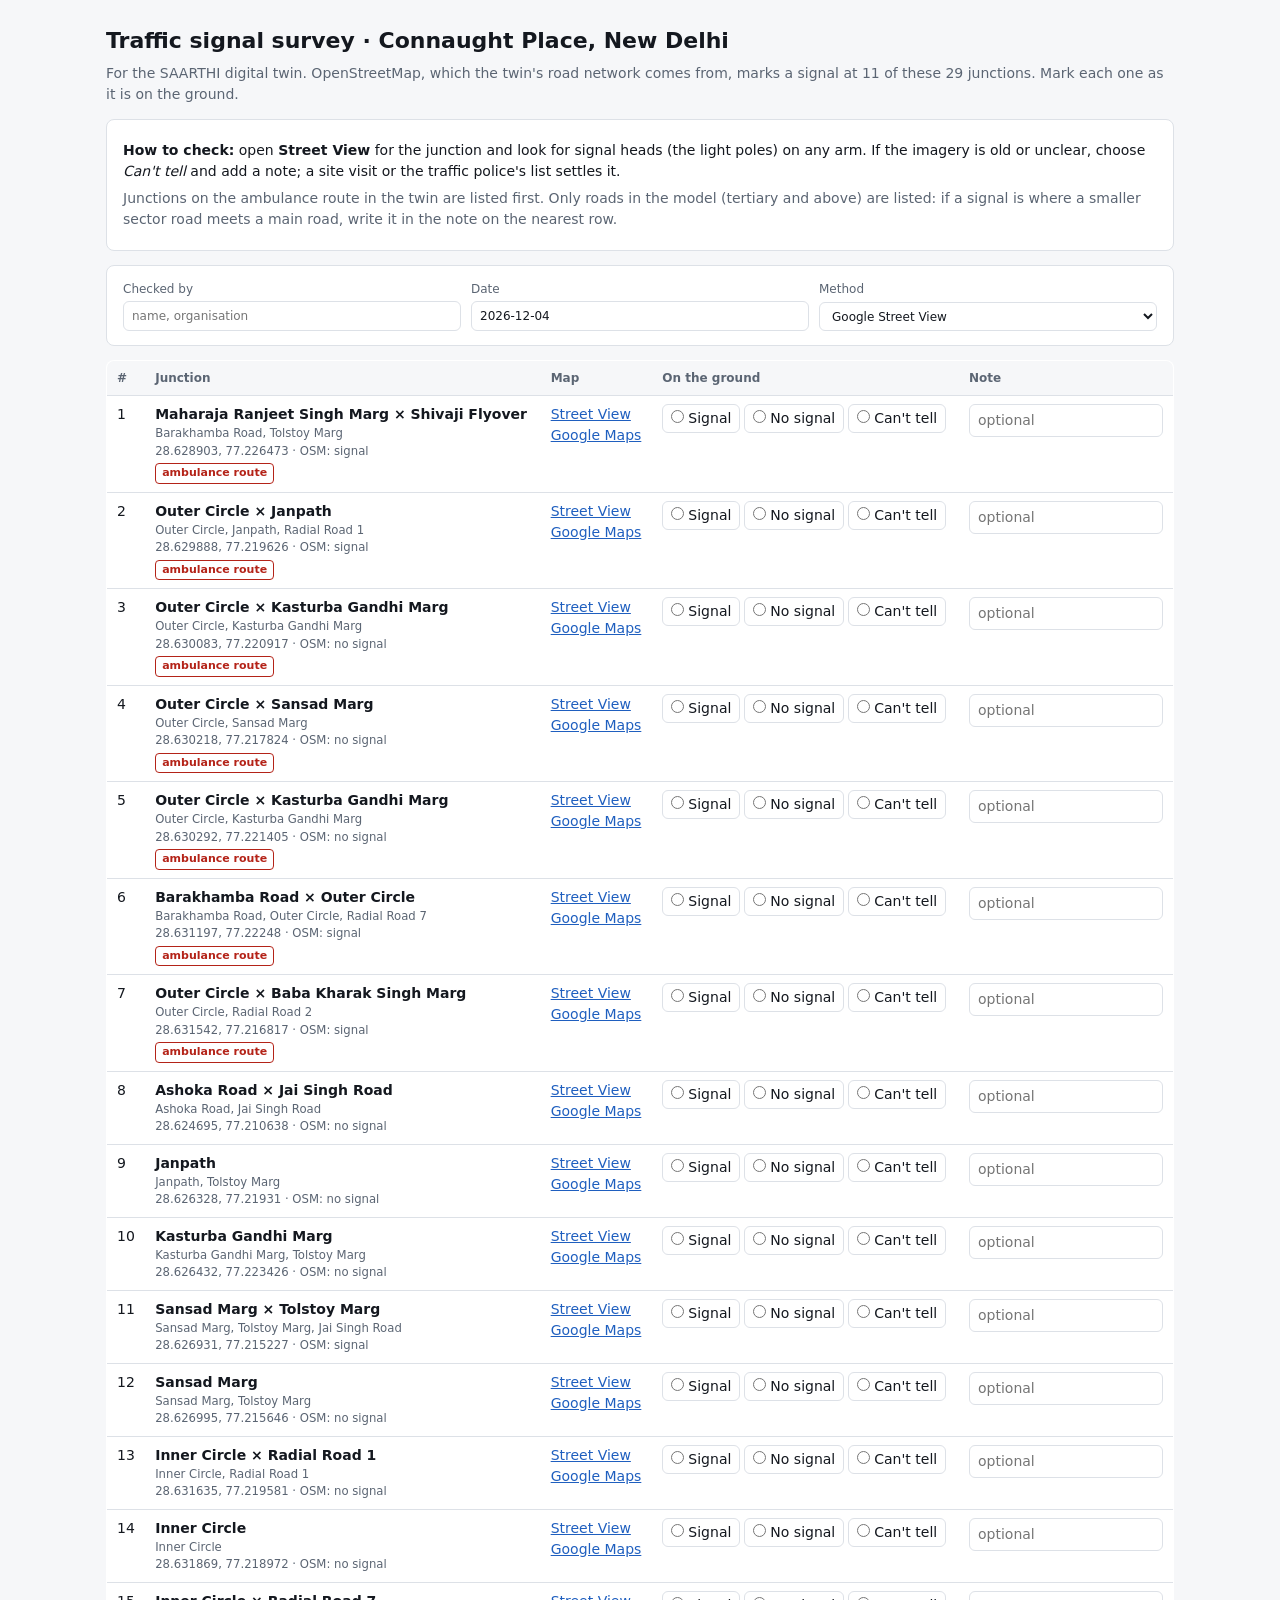
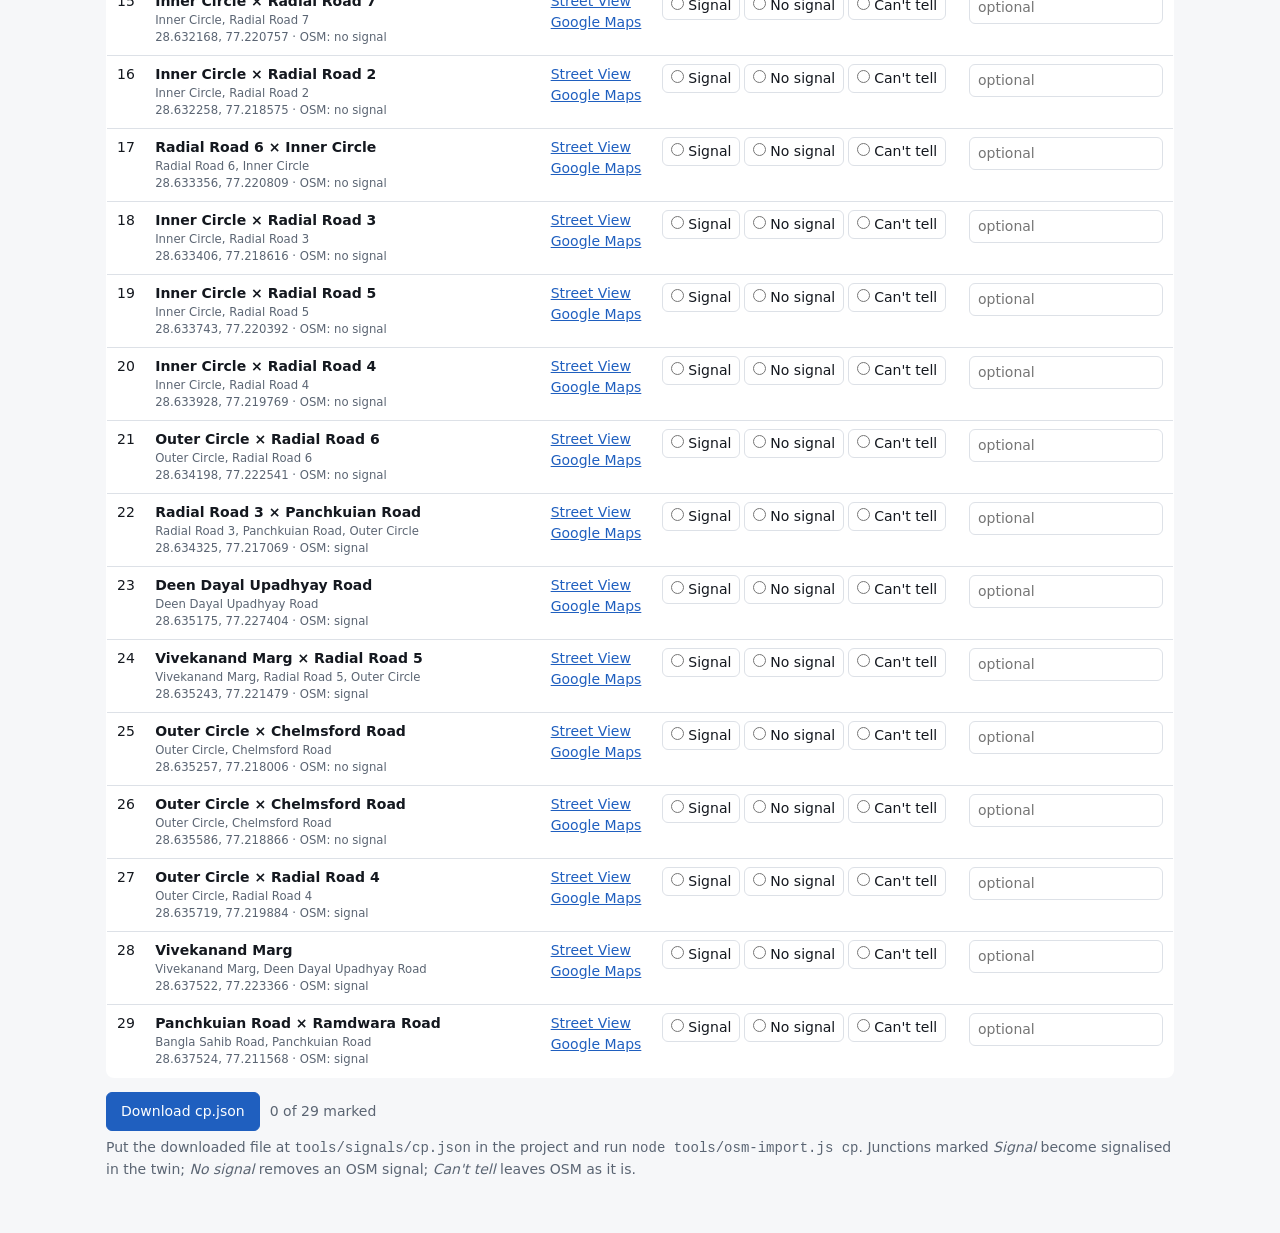
<file: survey/cp-signals.html>
<!doctype html>
<html lang="en"><head><meta charset="utf-8"><meta name="viewport" content="width=device-width, initial-scale=1">
<title>Signal survey · Connaught Place</title>
<style>
  :root { --bg: #f6f7f9; --surface: #fff; --ink: #14181f; --muted: #5b6573; --line: #dde1e7; --accent: #1f5fbf; --good: #1d7a46; --bad: #b42318; --warn: #a15c00; }
  @media (prefers-color-scheme: dark) { :root { --bg: #0f1216; --surface: #171b21; --ink: #e8ebef; --muted: #9aa4b1; --line: #2a313a; --accent: #6ea8ff; --good: #4cc38a; --bad: #ff7a6b; --warn: #f0b45a; } }
  * { box-sizing: border-box; }
  body { margin: 0; background: var(--bg); color: var(--ink); font: 14px/1.5 system-ui, -apple-system, "Segoe UI", sans-serif; }
  main { max-width: 1100px; margin: 0 auto; padding: 24px 16px 48px; }
  h1 { font-size: 22px; margin: 0 0 4px; }
  p { margin: 6px 0; } .muted { color: var(--muted); }
  .box { background: var(--surface); border: 1px solid var(--line); border-radius: 8px; padding: 14px 16px; margin: 14px 0; }
  table { width: 100%; border-collapse: collapse; background: var(--surface); border: 1px solid var(--line); border-radius: 8px; overflow: hidden; }
  th, td { text-align: left; padding: 8px 10px; border-bottom: 1px solid var(--line); vertical-align: top; }
  th { font-size: 12px; color: var(--muted); font-weight: 600; background: var(--bg); }
  td small { display: block; color: var(--muted); }
  .tag { display: inline-block; font-size: 11px; font-weight: 600; padding: 1px 6px; border-radius: 4px; border: 1px solid var(--line); margin-top: 3px; }
  .tag.amb { color: var(--bad); border-color: var(--bad); }
  a { color: var(--accent); }
  .ch { display: flex; gap: 4px; flex-wrap: wrap; }
  .ch label { border: 1px solid var(--line); border-radius: 6px; padding: 3px 8px; cursor: pointer; white-space: nowrap; }
  .ch input { margin: 0 4px 0 0; }
  .ch label:has(input[value="yes"]:checked) { border-color: var(--good); color: var(--good); font-weight: 600; }
  .ch label:has(input[value="no"]:checked) { border-color: var(--bad); color: var(--bad); font-weight: 600; }
  .ch label:has(input[value="unsure"]:checked) { border-color: var(--warn); color: var(--warn); font-weight: 600; }
  input[type=text], select { font: inherit; padding: 5px 8px; border: 1px solid var(--line); border-radius: 6px; background: var(--surface); color: var(--ink); width: 100%; }
  .meta { display: grid; grid-template-columns: repeat(auto-fit, minmax(200px, 1fr)); gap: 10px; }
  .meta label { font-size: 12px; color: var(--muted); display: grid; gap: 3px; }
  button { font: inherit; padding: 8px 14px; border-radius: 6px; border: 1px solid var(--accent); background: var(--accent); color: #fff; cursor: pointer; }
  #count { margin-left: 10px; color: var(--muted); }
  @media (max-width: 760px) { .hide-sm { display: none; } table { font-size: 13px; } }
</style></head>
<body><main>
  <h1>Traffic signal survey · Connaught Place, New Delhi</h1>
  <p class="muted">For the SAARTHI digital twin. OpenStreetMap, which the twin's road network comes from, marks a signal at 11 of these 29 junctions. Mark each one as it is on the ground.</p>
  <div class="box">
    <p><b>How to check:</b> open <b>Street View</b> for the junction and look for signal heads (the light poles) on any arm. If the imagery is old or unclear, choose <i>Can't tell</i> and add a note; a site visit or the traffic police's list settles it.</p>
    <p class="muted">Junctions on the ambulance route in the twin are listed first. Only roads in the model (tertiary and above) are listed: if a signal is where a smaller sector road meets a main road, write it in the note on the nearest row.</p>
  </div>
  <div class="box meta">
    <label>Checked by<input type="text" id="by" placeholder="name, organisation"></label>
    <label>Date<input type="text" id="on" placeholder="YYYY-MM-DD"></label>
    <label>Method<select id="method"><option>Google Street View</option><option>Site visit</option><option>Traffic police list</option><option>Mixed</option></select></label>
  </div>
  <table>
    <thead><tr><th>#</th><th>Junction</th><th class="hide-sm">Map</th><th>On the ground</th><th class="hide-sm">Note</th></tr></thead>
    <tbody>
      <tr data-i="0">
        <td>1</td>
        <td><b>Maharaja Ranjeet Singh Marg × Shivaji Flyover</b><small>Barakhamba Road, Tolstoy Marg</small><small>28.628903, 77.226473 · OSM: signal</small><span class="tag amb">ambulance route</span></td>
        <td class="hide-sm"><a href="https://www.google.com/maps/@?api=1&amp;map_action=pano&amp;viewpoint=28.628903,77.226473" target="_blank" rel="noopener">Street View</a><br><a href="https://www.google.com/maps/search/?api=1&amp;query=28.628903,77.226473" target="_blank" rel="noopener">Google Maps</a></td>
        <td><div class="ch">
          <label><input type="radio" name="s0" value="yes">Signal</label>
          <label><input type="radio" name="s0" value="no">No signal</label>
          <label><input type="radio" name="s0" value="unsure">Can't tell</label></div></td>
        <td class="hide-sm"><input type="text" name="n0" value="" placeholder="optional"></td>
      </tr>
      <tr data-i="1">
        <td>2</td>
        <td><b>Outer Circle × Janpath</b><small>Outer Circle, Janpath, Radial Road 1</small><small>28.629888, 77.219626 · OSM: signal</small><span class="tag amb">ambulance route</span></td>
        <td class="hide-sm"><a href="https://www.google.com/maps/@?api=1&amp;map_action=pano&amp;viewpoint=28.629888,77.219626" target="_blank" rel="noopener">Street View</a><br><a href="https://www.google.com/maps/search/?api=1&amp;query=28.629888,77.219626" target="_blank" rel="noopener">Google Maps</a></td>
        <td><div class="ch">
          <label><input type="radio" name="s1" value="yes">Signal</label>
          <label><input type="radio" name="s1" value="no">No signal</label>
          <label><input type="radio" name="s1" value="unsure">Can't tell</label></div></td>
        <td class="hide-sm"><input type="text" name="n1" value="" placeholder="optional"></td>
      </tr>
      <tr data-i="2">
        <td>3</td>
        <td><b>Outer Circle × Kasturba Gandhi Marg</b><small>Outer Circle, Kasturba Gandhi Marg</small><small>28.630083, 77.220917 · OSM: no signal</small><span class="tag amb">ambulance route</span></td>
        <td class="hide-sm"><a href="https://www.google.com/maps/@?api=1&amp;map_action=pano&amp;viewpoint=28.630083,77.220917" target="_blank" rel="noopener">Street View</a><br><a href="https://www.google.com/maps/search/?api=1&amp;query=28.630083,77.220917" target="_blank" rel="noopener">Google Maps</a></td>
        <td><div class="ch">
          <label><input type="radio" name="s2" value="yes">Signal</label>
          <label><input type="radio" name="s2" value="no">No signal</label>
          <label><input type="radio" name="s2" value="unsure">Can't tell</label></div></td>
        <td class="hide-sm"><input type="text" name="n2" value="" placeholder="optional"></td>
      </tr>
      <tr data-i="3">
        <td>4</td>
        <td><b>Outer Circle × Sansad Marg</b><small>Outer Circle, Sansad Marg</small><small>28.630218, 77.217824 · OSM: no signal</small><span class="tag amb">ambulance route</span></td>
        <td class="hide-sm"><a href="https://www.google.com/maps/@?api=1&amp;map_action=pano&amp;viewpoint=28.630218,77.217824" target="_blank" rel="noopener">Street View</a><br><a href="https://www.google.com/maps/search/?api=1&amp;query=28.630218,77.217824" target="_blank" rel="noopener">Google Maps</a></td>
        <td><div class="ch">
          <label><input type="radio" name="s3" value="yes">Signal</label>
          <label><input type="radio" name="s3" value="no">No signal</label>
          <label><input type="radio" name="s3" value="unsure">Can't tell</label></div></td>
        <td class="hide-sm"><input type="text" name="n3" value="" placeholder="optional"></td>
      </tr>
      <tr data-i="4">
        <td>5</td>
        <td><b>Outer Circle × Kasturba Gandhi Marg</b><small>Outer Circle, Kasturba Gandhi Marg</small><small>28.630292, 77.221405 · OSM: no signal</small><span class="tag amb">ambulance route</span></td>
        <td class="hide-sm"><a href="https://www.google.com/maps/@?api=1&amp;map_action=pano&amp;viewpoint=28.630292,77.221405" target="_blank" rel="noopener">Street View</a><br><a href="https://www.google.com/maps/search/?api=1&amp;query=28.630292,77.221405" target="_blank" rel="noopener">Google Maps</a></td>
        <td><div class="ch">
          <label><input type="radio" name="s4" value="yes">Signal</label>
          <label><input type="radio" name="s4" value="no">No signal</label>
          <label><input type="radio" name="s4" value="unsure">Can't tell</label></div></td>
        <td class="hide-sm"><input type="text" name="n4" value="" placeholder="optional"></td>
      </tr>
      <tr data-i="5">
        <td>6</td>
        <td><b>Barakhamba Road × Outer Circle</b><small>Barakhamba Road, Outer Circle, Radial Road 7</small><small>28.631197, 77.22248 · OSM: signal</small><span class="tag amb">ambulance route</span></td>
        <td class="hide-sm"><a href="https://www.google.com/maps/@?api=1&amp;map_action=pano&amp;viewpoint=28.631197,77.22248" target="_blank" rel="noopener">Street View</a><br><a href="https://www.google.com/maps/search/?api=1&amp;query=28.631197,77.22248" target="_blank" rel="noopener">Google Maps</a></td>
        <td><div class="ch">
          <label><input type="radio" name="s5" value="yes">Signal</label>
          <label><input type="radio" name="s5" value="no">No signal</label>
          <label><input type="radio" name="s5" value="unsure">Can't tell</label></div></td>
        <td class="hide-sm"><input type="text" name="n5" value="" placeholder="optional"></td>
      </tr>
      <tr data-i="6">
        <td>7</td>
        <td><b>Outer Circle × Baba Kharak Singh Marg</b><small>Outer Circle, Radial Road 2</small><small>28.631542, 77.216817 · OSM: signal</small><span class="tag amb">ambulance route</span></td>
        <td class="hide-sm"><a href="https://www.google.com/maps/@?api=1&amp;map_action=pano&amp;viewpoint=28.631542,77.216817" target="_blank" rel="noopener">Street View</a><br><a href="https://www.google.com/maps/search/?api=1&amp;query=28.631542,77.216817" target="_blank" rel="noopener">Google Maps</a></td>
        <td><div class="ch">
          <label><input type="radio" name="s6" value="yes">Signal</label>
          <label><input type="radio" name="s6" value="no">No signal</label>
          <label><input type="radio" name="s6" value="unsure">Can't tell</label></div></td>
        <td class="hide-sm"><input type="text" name="n6" value="" placeholder="optional"></td>
      </tr>
      <tr data-i="7">
        <td>8</td>
        <td><b>Ashoka Road × Jai Singh Road</b><small>Ashoka Road, Jai Singh Road</small><small>28.624695, 77.210638 · OSM: no signal</small></td>
        <td class="hide-sm"><a href="https://www.google.com/maps/@?api=1&amp;map_action=pano&amp;viewpoint=28.624695,77.210638" target="_blank" rel="noopener">Street View</a><br><a href="https://www.google.com/maps/search/?api=1&amp;query=28.624695,77.210638" target="_blank" rel="noopener">Google Maps</a></td>
        <td><div class="ch">
          <label><input type="radio" name="s7" value="yes">Signal</label>
          <label><input type="radio" name="s7" value="no">No signal</label>
          <label><input type="radio" name="s7" value="unsure">Can't tell</label></div></td>
        <td class="hide-sm"><input type="text" name="n7" value="" placeholder="optional"></td>
      </tr>
      <tr data-i="8">
        <td>9</td>
        <td><b>Janpath</b><small>Janpath, Tolstoy Marg</small><small>28.626328, 77.21931 · OSM: no signal</small></td>
        <td class="hide-sm"><a href="https://www.google.com/maps/@?api=1&amp;map_action=pano&amp;viewpoint=28.626328,77.21931" target="_blank" rel="noopener">Street View</a><br><a href="https://www.google.com/maps/search/?api=1&amp;query=28.626328,77.21931" target="_blank" rel="noopener">Google Maps</a></td>
        <td><div class="ch">
          <label><input type="radio" name="s8" value="yes">Signal</label>
          <label><input type="radio" name="s8" value="no">No signal</label>
          <label><input type="radio" name="s8" value="unsure">Can't tell</label></div></td>
        <td class="hide-sm"><input type="text" name="n8" value="" placeholder="optional"></td>
      </tr>
      <tr data-i="9">
        <td>10</td>
        <td><b>Kasturba Gandhi Marg</b><small>Kasturba Gandhi Marg, Tolstoy Marg</small><small>28.626432, 77.223426 · OSM: no signal</small></td>
        <td class="hide-sm"><a href="https://www.google.com/maps/@?api=1&amp;map_action=pano&amp;viewpoint=28.626432,77.223426" target="_blank" rel="noopener">Street View</a><br><a href="https://www.google.com/maps/search/?api=1&amp;query=28.626432,77.223426" target="_blank" rel="noopener">Google Maps</a></td>
        <td><div class="ch">
          <label><input type="radio" name="s9" value="yes">Signal</label>
          <label><input type="radio" name="s9" value="no">No signal</label>
          <label><input type="radio" name="s9" value="unsure">Can't tell</label></div></td>
        <td class="hide-sm"><input type="text" name="n9" value="" placeholder="optional"></td>
      </tr>
      <tr data-i="10">
        <td>11</td>
        <td><b>Sansad Marg × Tolstoy Marg</b><small>Sansad Marg, Tolstoy Marg, Jai Singh Road</small><small>28.626931, 77.215227 · OSM: signal</small></td>
        <td class="hide-sm"><a href="https://www.google.com/maps/@?api=1&amp;map_action=pano&amp;viewpoint=28.626931,77.215227" target="_blank" rel="noopener">Street View</a><br><a href="https://www.google.com/maps/search/?api=1&amp;query=28.626931,77.215227" target="_blank" rel="noopener">Google Maps</a></td>
        <td><div class="ch">
          <label><input type="radio" name="s10" value="yes">Signal</label>
          <label><input type="radio" name="s10" value="no">No signal</label>
          <label><input type="radio" name="s10" value="unsure">Can't tell</label></div></td>
        <td class="hide-sm"><input type="text" name="n10" value="" placeholder="optional"></td>
      </tr>
      <tr data-i="11">
        <td>12</td>
        <td><b>Sansad Marg</b><small>Sansad Marg, Tolstoy Marg</small><small>28.626995, 77.215646 · OSM: no signal</small></td>
        <td class="hide-sm"><a href="https://www.google.com/maps/@?api=1&amp;map_action=pano&amp;viewpoint=28.626995,77.215646" target="_blank" rel="noopener">Street View</a><br><a href="https://www.google.com/maps/search/?api=1&amp;query=28.626995,77.215646" target="_blank" rel="noopener">Google Maps</a></td>
        <td><div class="ch">
          <label><input type="radio" name="s11" value="yes">Signal</label>
          <label><input type="radio" name="s11" value="no">No signal</label>
          <label><input type="radio" name="s11" value="unsure">Can't tell</label></div></td>
        <td class="hide-sm"><input type="text" name="n11" value="" placeholder="optional"></td>
      </tr>
      <tr data-i="12">
        <td>13</td>
        <td><b>Inner Circle × Radial Road 1</b><small>Inner Circle, Radial Road 1</small><small>28.631635, 77.219581 · OSM: no signal</small></td>
        <td class="hide-sm"><a href="https://www.google.com/maps/@?api=1&amp;map_action=pano&amp;viewpoint=28.631635,77.219581" target="_blank" rel="noopener">Street View</a><br><a href="https://www.google.com/maps/search/?api=1&amp;query=28.631635,77.219581" target="_blank" rel="noopener">Google Maps</a></td>
        <td><div class="ch">
          <label><input type="radio" name="s12" value="yes">Signal</label>
          <label><input type="radio" name="s12" value="no">No signal</label>
          <label><input type="radio" name="s12" value="unsure">Can't tell</label></div></td>
        <td class="hide-sm"><input type="text" name="n12" value="" placeholder="optional"></td>
      </tr>
      <tr data-i="13">
        <td>14</td>
        <td><b>Inner Circle</b><small>Inner Circle</small><small>28.631869, 77.218972 · OSM: no signal</small></td>
        <td class="hide-sm"><a href="https://www.google.com/maps/@?api=1&amp;map_action=pano&amp;viewpoint=28.631869,77.218972" target="_blank" rel="noopener">Street View</a><br><a href="https://www.google.com/maps/search/?api=1&amp;query=28.631869,77.218972" target="_blank" rel="noopener">Google Maps</a></td>
        <td><div class="ch">
          <label><input type="radio" name="s13" value="yes">Signal</label>
          <label><input type="radio" name="s13" value="no">No signal</label>
          <label><input type="radio" name="s13" value="unsure">Can't tell</label></div></td>
        <td class="hide-sm"><input type="text" name="n13" value="" placeholder="optional"></td>
      </tr>
      <tr data-i="14">
        <td>15</td>
        <td><b>Inner Circle × Radial Road 7</b><small>Inner Circle, Radial Road 7</small><small>28.632168, 77.220757 · OSM: no signal</small></td>
        <td class="hide-sm"><a href="https://www.google.com/maps/@?api=1&amp;map_action=pano&amp;viewpoint=28.632168,77.220757" target="_blank" rel="noopener">Street View</a><br><a href="https://www.google.com/maps/search/?api=1&amp;query=28.632168,77.220757" target="_blank" rel="noopener">Google Maps</a></td>
        <td><div class="ch">
          <label><input type="radio" name="s14" value="yes">Signal</label>
          <label><input type="radio" name="s14" value="no">No signal</label>
          <label><input type="radio" name="s14" value="unsure">Can't tell</label></div></td>
        <td class="hide-sm"><input type="text" name="n14" value="" placeholder="optional"></td>
      </tr>
      <tr data-i="15">
        <td>16</td>
        <td><b>Inner Circle × Radial Road 2</b><small>Inner Circle, Radial Road 2</small><small>28.632258, 77.218575 · OSM: no signal</small></td>
        <td class="hide-sm"><a href="https://www.google.com/maps/@?api=1&amp;map_action=pano&amp;viewpoint=28.632258,77.218575" target="_blank" rel="noopener">Street View</a><br><a href="https://www.google.com/maps/search/?api=1&amp;query=28.632258,77.218575" target="_blank" rel="noopener">Google Maps</a></td>
        <td><div class="ch">
          <label><input type="radio" name="s15" value="yes">Signal</label>
          <label><input type="radio" name="s15" value="no">No signal</label>
          <label><input type="radio" name="s15" value="unsure">Can't tell</label></div></td>
        <td class="hide-sm"><input type="text" name="n15" value="" placeholder="optional"></td>
      </tr>
      <tr data-i="16">
        <td>17</td>
        <td><b>Radial Road 6 × Inner Circle</b><small>Radial Road 6, Inner Circle</small><small>28.633356, 77.220809 · OSM: no signal</small></td>
        <td class="hide-sm"><a href="https://www.google.com/maps/@?api=1&amp;map_action=pano&amp;viewpoint=28.633356,77.220809" target="_blank" rel="noopener">Street View</a><br><a href="https://www.google.com/maps/search/?api=1&amp;query=28.633356,77.220809" target="_blank" rel="noopener">Google Maps</a></td>
        <td><div class="ch">
          <label><input type="radio" name="s16" value="yes">Signal</label>
          <label><input type="radio" name="s16" value="no">No signal</label>
          <label><input type="radio" name="s16" value="unsure">Can't tell</label></div></td>
        <td class="hide-sm"><input type="text" name="n16" value="" placeholder="optional"></td>
      </tr>
      <tr data-i="17">
        <td>18</td>
        <td><b>Inner Circle × Radial Road 3</b><small>Inner Circle, Radial Road 3</small><small>28.633406, 77.218616 · OSM: no signal</small></td>
        <td class="hide-sm"><a href="https://www.google.com/maps/@?api=1&amp;map_action=pano&amp;viewpoint=28.633406,77.218616" target="_blank" rel="noopener">Street View</a><br><a href="https://www.google.com/maps/search/?api=1&amp;query=28.633406,77.218616" target="_blank" rel="noopener">Google Maps</a></td>
        <td><div class="ch">
          <label><input type="radio" name="s17" value="yes">Signal</label>
          <label><input type="radio" name="s17" value="no">No signal</label>
          <label><input type="radio" name="s17" value="unsure">Can't tell</label></div></td>
        <td class="hide-sm"><input type="text" name="n17" value="" placeholder="optional"></td>
      </tr>
      <tr data-i="18">
        <td>19</td>
        <td><b>Inner Circle × Radial Road 5</b><small>Inner Circle, Radial Road 5</small><small>28.633743, 77.220392 · OSM: no signal</small></td>
        <td class="hide-sm"><a href="https://www.google.com/maps/@?api=1&amp;map_action=pano&amp;viewpoint=28.633743,77.220392" target="_blank" rel="noopener">Street View</a><br><a href="https://www.google.com/maps/search/?api=1&amp;query=28.633743,77.220392" target="_blank" rel="noopener">Google Maps</a></td>
        <td><div class="ch">
          <label><input type="radio" name="s18" value="yes">Signal</label>
          <label><input type="radio" name="s18" value="no">No signal</label>
          <label><input type="radio" name="s18" value="unsure">Can't tell</label></div></td>
        <td class="hide-sm"><input type="text" name="n18" value="" placeholder="optional"></td>
      </tr>
      <tr data-i="19">
        <td>20</td>
        <td><b>Inner Circle × Radial Road 4</b><small>Inner Circle, Radial Road 4</small><small>28.633928, 77.219769 · OSM: no signal</small></td>
        <td class="hide-sm"><a href="https://www.google.com/maps/@?api=1&amp;map_action=pano&amp;viewpoint=28.633928,77.219769" target="_blank" rel="noopener">Street View</a><br><a href="https://www.google.com/maps/search/?api=1&amp;query=28.633928,77.219769" target="_blank" rel="noopener">Google Maps</a></td>
        <td><div class="ch">
          <label><input type="radio" name="s19" value="yes">Signal</label>
          <label><input type="radio" name="s19" value="no">No signal</label>
          <label><input type="radio" name="s19" value="unsure">Can't tell</label></div></td>
        <td class="hide-sm"><input type="text" name="n19" value="" placeholder="optional"></td>
      </tr>
      <tr data-i="20">
        <td>21</td>
        <td><b>Outer Circle × Radial Road 6</b><small>Outer Circle, Radial Road 6</small><small>28.634198, 77.222541 · OSM: no signal</small></td>
        <td class="hide-sm"><a href="https://www.google.com/maps/@?api=1&amp;map_action=pano&amp;viewpoint=28.634198,77.222541" target="_blank" rel="noopener">Street View</a><br><a href="https://www.google.com/maps/search/?api=1&amp;query=28.634198,77.222541" target="_blank" rel="noopener">Google Maps</a></td>
        <td><div class="ch">
          <label><input type="radio" name="s20" value="yes">Signal</label>
          <label><input type="radio" name="s20" value="no">No signal</label>
          <label><input type="radio" name="s20" value="unsure">Can't tell</label></div></td>
        <td class="hide-sm"><input type="text" name="n20" value="" placeholder="optional"></td>
      </tr>
      <tr data-i="21">
        <td>22</td>
        <td><b>Radial Road 3 × Panchkuian Road</b><small>Radial Road 3, Panchkuian Road, Outer Circle</small><small>28.634325, 77.217069 · OSM: signal</small></td>
        <td class="hide-sm"><a href="https://www.google.com/maps/@?api=1&amp;map_action=pano&amp;viewpoint=28.634325,77.217069" target="_blank" rel="noopener">Street View</a><br><a href="https://www.google.com/maps/search/?api=1&amp;query=28.634325,77.217069" target="_blank" rel="noopener">Google Maps</a></td>
        <td><div class="ch">
          <label><input type="radio" name="s21" value="yes">Signal</label>
          <label><input type="radio" name="s21" value="no">No signal</label>
          <label><input type="radio" name="s21" value="unsure">Can't tell</label></div></td>
        <td class="hide-sm"><input type="text" name="n21" value="" placeholder="optional"></td>
      </tr>
      <tr data-i="22">
        <td>23</td>
        <td><b>Deen Dayal Upadhyay Road</b><small>Deen Dayal Upadhyay Road</small><small>28.635175, 77.227404 · OSM: signal</small></td>
        <td class="hide-sm"><a href="https://www.google.com/maps/@?api=1&amp;map_action=pano&amp;viewpoint=28.635175,77.227404" target="_blank" rel="noopener">Street View</a><br><a href="https://www.google.com/maps/search/?api=1&amp;query=28.635175,77.227404" target="_blank" rel="noopener">Google Maps</a></td>
        <td><div class="ch">
          <label><input type="radio" name="s22" value="yes">Signal</label>
          <label><input type="radio" name="s22" value="no">No signal</label>
          <label><input type="radio" name="s22" value="unsure">Can't tell</label></div></td>
        <td class="hide-sm"><input type="text" name="n22" value="" placeholder="optional"></td>
      </tr>
      <tr data-i="23">
        <td>24</td>
        <td><b>Vivekanand Marg × Radial Road 5</b><small>Vivekanand Marg, Radial Road 5, Outer Circle</small><small>28.635243, 77.221479 · OSM: signal</small></td>
        <td class="hide-sm"><a href="https://www.google.com/maps/@?api=1&amp;map_action=pano&amp;viewpoint=28.635243,77.221479" target="_blank" rel="noopener">Street View</a><br><a href="https://www.google.com/maps/search/?api=1&amp;query=28.635243,77.221479" target="_blank" rel="noopener">Google Maps</a></td>
        <td><div class="ch">
          <label><input type="radio" name="s23" value="yes">Signal</label>
          <label><input type="radio" name="s23" value="no">No signal</label>
          <label><input type="radio" name="s23" value="unsure">Can't tell</label></div></td>
        <td class="hide-sm"><input type="text" name="n23" value="" placeholder="optional"></td>
      </tr>
      <tr data-i="24">
        <td>25</td>
        <td><b>Outer Circle × Chelmsford Road</b><small>Outer Circle, Chelmsford Road</small><small>28.635257, 77.218006 · OSM: no signal</small></td>
        <td class="hide-sm"><a href="https://www.google.com/maps/@?api=1&amp;map_action=pano&amp;viewpoint=28.635257,77.218006" target="_blank" rel="noopener">Street View</a><br><a href="https://www.google.com/maps/search/?api=1&amp;query=28.635257,77.218006" target="_blank" rel="noopener">Google Maps</a></td>
        <td><div class="ch">
          <label><input type="radio" name="s24" value="yes">Signal</label>
          <label><input type="radio" name="s24" value="no">No signal</label>
          <label><input type="radio" name="s24" value="unsure">Can't tell</label></div></td>
        <td class="hide-sm"><input type="text" name="n24" value="" placeholder="optional"></td>
      </tr>
      <tr data-i="25">
        <td>26</td>
        <td><b>Outer Circle × Chelmsford Road</b><small>Outer Circle, Chelmsford Road</small><small>28.635586, 77.218866 · OSM: no signal</small></td>
        <td class="hide-sm"><a href="https://www.google.com/maps/@?api=1&amp;map_action=pano&amp;viewpoint=28.635586,77.218866" target="_blank" rel="noopener">Street View</a><br><a href="https://www.google.com/maps/search/?api=1&amp;query=28.635586,77.218866" target="_blank" rel="noopener">Google Maps</a></td>
        <td><div class="ch">
          <label><input type="radio" name="s25" value="yes">Signal</label>
          <label><input type="radio" name="s25" value="no">No signal</label>
          <label><input type="radio" name="s25" value="unsure">Can't tell</label></div></td>
        <td class="hide-sm"><input type="text" name="n25" value="" placeholder="optional"></td>
      </tr>
      <tr data-i="26">
        <td>27</td>
        <td><b>Outer Circle × Radial Road 4</b><small>Outer Circle, Radial Road 4</small><small>28.635719, 77.219884 · OSM: signal</small></td>
        <td class="hide-sm"><a href="https://www.google.com/maps/@?api=1&amp;map_action=pano&amp;viewpoint=28.635719,77.219884" target="_blank" rel="noopener">Street View</a><br><a href="https://www.google.com/maps/search/?api=1&amp;query=28.635719,77.219884" target="_blank" rel="noopener">Google Maps</a></td>
        <td><div class="ch">
          <label><input type="radio" name="s26" value="yes">Signal</label>
          <label><input type="radio" name="s26" value="no">No signal</label>
          <label><input type="radio" name="s26" value="unsure">Can't tell</label></div></td>
        <td class="hide-sm"><input type="text" name="n26" value="" placeholder="optional"></td>
      </tr>
      <tr data-i="27">
        <td>28</td>
        <td><b>Vivekanand Marg</b><small>Vivekanand Marg, Deen Dayal Upadhyay Road</small><small>28.637522, 77.223366 · OSM: signal</small></td>
        <td class="hide-sm"><a href="https://www.google.com/maps/@?api=1&amp;map_action=pano&amp;viewpoint=28.637522,77.223366" target="_blank" rel="noopener">Street View</a><br><a href="https://www.google.com/maps/search/?api=1&amp;query=28.637522,77.223366" target="_blank" rel="noopener">Google Maps</a></td>
        <td><div class="ch">
          <label><input type="radio" name="s27" value="yes">Signal</label>
          <label><input type="radio" name="s27" value="no">No signal</label>
          <label><input type="radio" name="s27" value="unsure">Can't tell</label></div></td>
        <td class="hide-sm"><input type="text" name="n27" value="" placeholder="optional"></td>
      </tr>
      <tr data-i="28">
        <td>29</td>
        <td><b>Panchkuian Road × Ramdwara Road</b><small>Bangla Sahib Road, Panchkuian Road</small><small>28.637524, 77.211568 · OSM: signal</small></td>
        <td class="hide-sm"><a href="https://www.google.com/maps/@?api=1&amp;map_action=pano&amp;viewpoint=28.637524,77.211568" target="_blank" rel="noopener">Street View</a><br><a href="https://www.google.com/maps/search/?api=1&amp;query=28.637524,77.211568" target="_blank" rel="noopener">Google Maps</a></td>
        <td><div class="ch">
          <label><input type="radio" name="s28" value="yes">Signal</label>
          <label><input type="radio" name="s28" value="no">No signal</label>
          <label><input type="radio" name="s28" value="unsure">Can't tell</label></div></td>
        <td class="hide-sm"><input type="text" name="n28" value="" placeholder="optional"></td>
      </tr>
    </tbody>
  </table>
  <p style="margin-top:14px"><button id="save">Download cp.json</button><span id="count"></span></p>
  <p class="muted">Put the downloaded file at <code>tools/signals/cp.json</code> in the project and run <code>node tools/osm-import.js cp</code>. Junctions marked <i>Signal</i> become signalised in the twin; <i>No signal</i> removes an OSM signal; <i>Can't tell</i> leaves OSM as it is.</p>
</main>
<script>
  const ROWS = [{"name":"Maharaja Ranjeet Singh Marg × Shivaji Flyover","roads":"Barakhamba Road, Tolstoy Marg","lat":28.628903,"lon":77.226473},{"name":"Outer Circle × Janpath","roads":"Outer Circle, Janpath, Radial Road 1","lat":28.629888,"lon":77.219626},{"name":"Outer Circle × Kasturba Gandhi Marg","roads":"Outer Circle, Kasturba Gandhi Marg","lat":28.630083,"lon":77.220917},{"name":"Outer Circle × Sansad Marg","roads":"Outer Circle, Sansad Marg","lat":28.630218,"lon":77.217824},{"name":"Outer Circle × Kasturba Gandhi Marg","roads":"Outer Circle, Kasturba Gandhi Marg","lat":28.630292,"lon":77.221405},{"name":"Barakhamba Road × Outer Circle","roads":"Barakhamba Road, Outer Circle, Radial Road 7","lat":28.631197,"lon":77.22248},{"name":"Outer Circle × Baba Kharak Singh Marg","roads":"Outer Circle, Radial Road 2","lat":28.631542,"lon":77.216817},{"name":"Ashoka Road × Jai Singh Road","roads":"Ashoka Road, Jai Singh Road","lat":28.624695,"lon":77.210638},{"name":"Janpath","roads":"Janpath, Tolstoy Marg","lat":28.626328,"lon":77.21931},{"name":"Kasturba Gandhi Marg","roads":"Kasturba Gandhi Marg, Tolstoy Marg","lat":28.626432,"lon":77.223426},{"name":"Sansad Marg × Tolstoy Marg","roads":"Sansad Marg, Tolstoy Marg, Jai Singh Road","lat":28.626931,"lon":77.215227},{"name":"Sansad Marg","roads":"Sansad Marg, Tolstoy Marg","lat":28.626995,"lon":77.215646},{"name":"Inner Circle × Radial Road 1","roads":"Inner Circle, Radial Road 1","lat":28.631635,"lon":77.219581},{"name":"Inner Circle","roads":"Inner Circle","lat":28.631869,"lon":77.218972},{"name":"Inner Circle × Radial Road 7","roads":"Inner Circle, Radial Road 7","lat":28.632168,"lon":77.220757},{"name":"Inner Circle × Radial Road 2","roads":"Inner Circle, Radial Road 2","lat":28.632258,"lon":77.218575},{"name":"Radial Road 6 × Inner Circle","roads":"Radial Road 6, Inner Circle","lat":28.633356,"lon":77.220809},{"name":"Inner Circle × Radial Road 3","roads":"Inner Circle, Radial Road 3","lat":28.633406,"lon":77.218616},{"name":"Inner Circle × Radial Road 5","roads":"Inner Circle, Radial Road 5","lat":28.633743,"lon":77.220392},{"name":"Inner Circle × Radial Road 4","roads":"Inner Circle, Radial Road 4","lat":28.633928,"lon":77.219769},{"name":"Outer Circle × Radial Road 6","roads":"Outer Circle, Radial Road 6","lat":28.634198,"lon":77.222541},{"name":"Radial Road 3 × Panchkuian Road","roads":"Radial Road 3, Panchkuian Road, Outer Circle","lat":28.634325,"lon":77.217069},{"name":"Deen Dayal Upadhyay Road","roads":"Deen Dayal Upadhyay Road","lat":28.635175,"lon":77.227404},{"name":"Vivekanand Marg × Radial Road 5","roads":"Vivekanand Marg, Radial Road 5, Outer Circle","lat":28.635243,"lon":77.221479},{"name":"Outer Circle × Chelmsford Road","roads":"Outer Circle, Chelmsford Road","lat":28.635257,"lon":77.218006},{"name":"Outer Circle × Chelmsford Road","roads":"Outer Circle, Chelmsford Road","lat":28.635586,"lon":77.218866},{"name":"Outer Circle × Radial Road 4","roads":"Outer Circle, Radial Road 4","lat":28.635719,"lon":77.219884},{"name":"Vivekanand Marg","roads":"Vivekanand Marg, Deen Dayal Upadhyay Road","lat":28.637522,"lon":77.223366},{"name":"Panchkuian Road × Ramdwara Road","roads":"Bangla Sahib Road, Panchkuian Road","lat":28.637524,"lon":77.211568}];
  const KEY = 'saarthi-survey-cp';
  const $ = s => document.querySelector(s);
  function read() {
    return ROWS.map((r, i) => {
      const v = (document.querySelector('input[name="s' + i + '"]:checked') || {}).value;
      const note = (document.querySelector('input[name="n' + i + '"]') || {}).value || '';
      return Object.assign({}, r, { signal: v === 'yes' ? true : v === 'no' ? false : null }, note ? { note } : {});
    });
  }
  function count() { const p = read(); $('#count').textContent = p.filter(x => x.signal !== null).length + ' of ' + p.length + ' marked'; }
  // keep progress in this browser until the file is downloaded
  try {
    const saved = JSON.parse(localStorage.getItem(KEY) || 'null');
    if (saved) {
      ['by', 'on', 'method'].forEach(k => { if (saved[k]) $('#' + k).value = saved[k]; });
      (saved.points || []).forEach((p, i) => {
        if (p.signal !== null) { const r = document.querySelector('input[name="s' + i + '"][value="' + (p.signal ? 'yes' : 'no') + '"]'); if (r) r.checked = true; }
        if (p.note) document.querySelector('input[name="n' + i + '"]').value = p.note;
      });
    }
  } catch (e) {}
  if (!$('#on').value) $('#on').value = new Date().toISOString().slice(0, 10);
  function doc() { return { area: 'cp', surveyedOn: $('#on').value, by: $('#by').value, method: $('#method').value, points: read() }; }
  document.addEventListener('change', () => { count(); try { localStorage.setItem(KEY, JSON.stringify(doc())); } catch (e) {} });
  document.addEventListener('input', () => { try { localStorage.setItem(KEY, JSON.stringify(doc())); } catch (e) {} });
  $('#save').addEventListener('click', () => {
    const blob = new Blob([JSON.stringify(doc(), null, 2)], { type: 'application/json' });
    const a = document.createElement('a'); a.href = URL.createObjectURL(blob); a.download = 'cp.json'; a.click();
    setTimeout(() => URL.revokeObjectURL(a.href), 1000);
  });
  count();
</script>
</body></html>
</file>
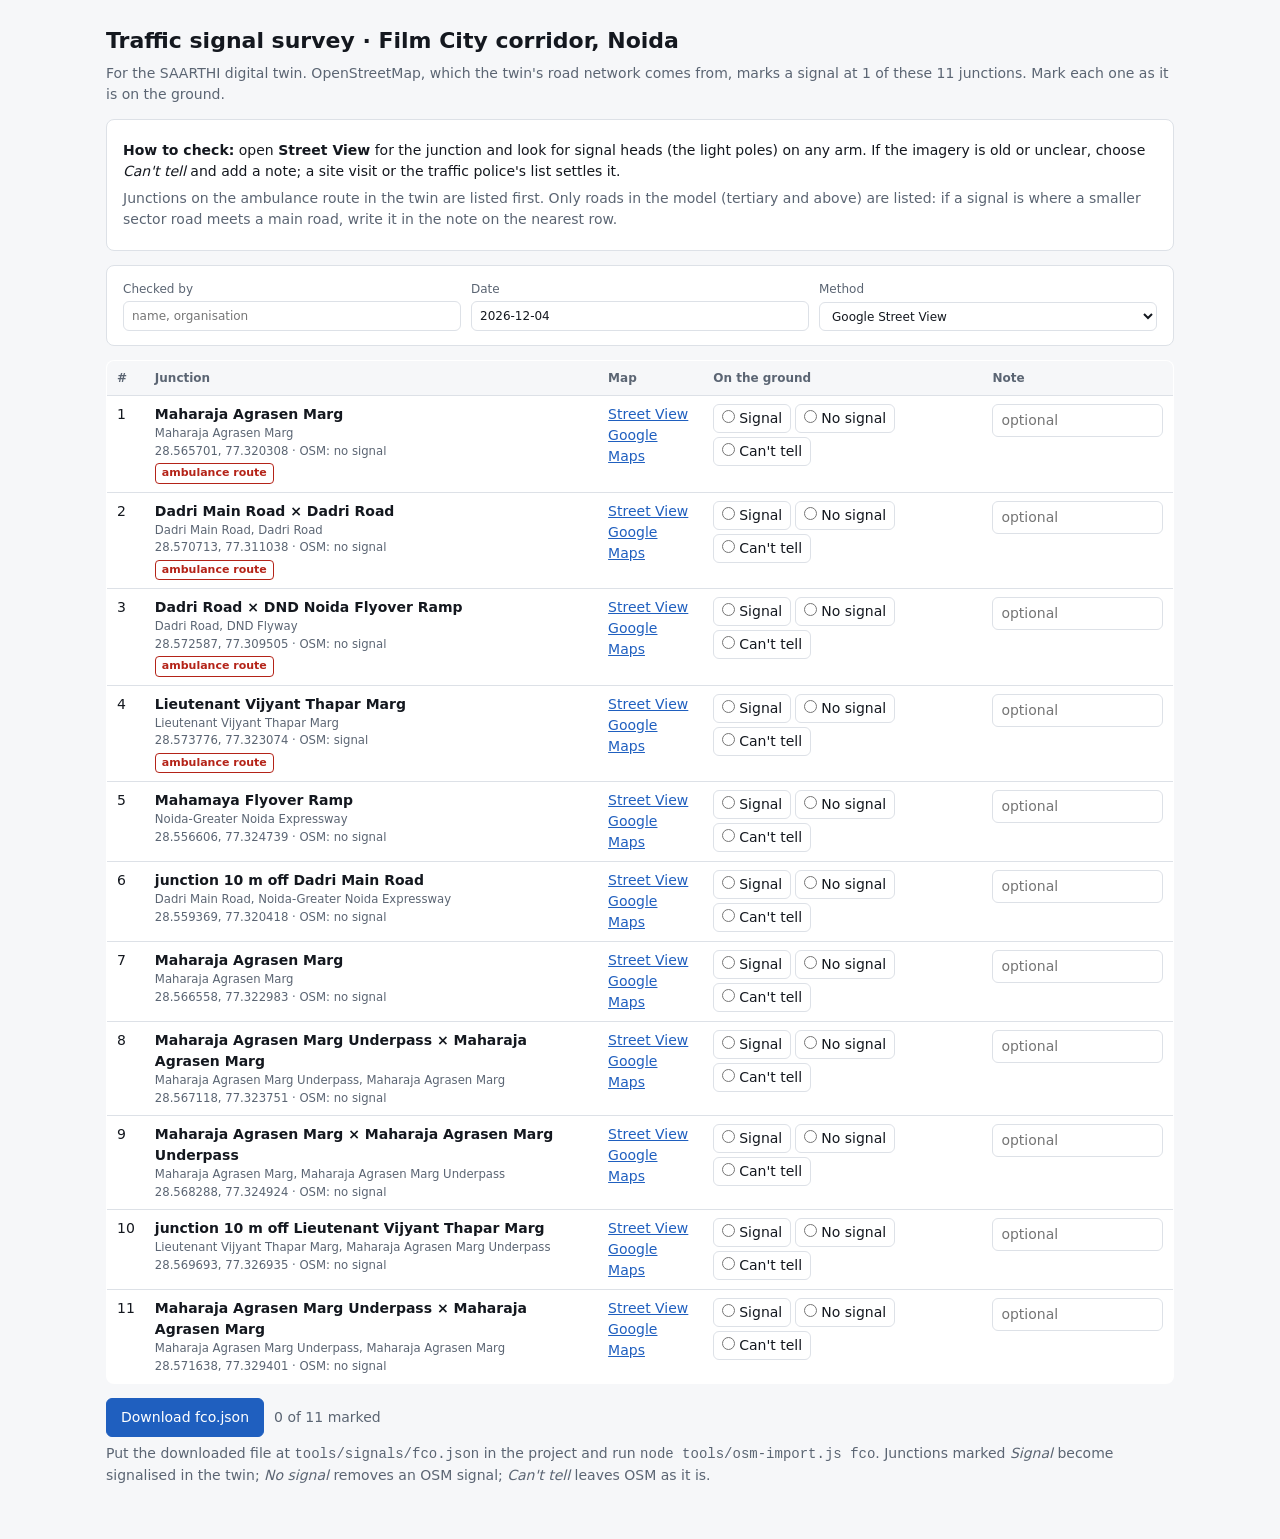
<file: survey/fco-signals.html>
<!doctype html>
<html lang="en"><head><meta charset="utf-8"><meta name="viewport" content="width=device-width, initial-scale=1">
<title>Signal survey · Film City</title>
<style>
  :root { --bg: #f6f7f9; --surface: #fff; --ink: #14181f; --muted: #5b6573; --line: #dde1e7; --accent: #1f5fbf; --good: #1d7a46; --bad: #b42318; --warn: #a15c00; }
  @media (prefers-color-scheme: dark) { :root { --bg: #0f1216; --surface: #171b21; --ink: #e8ebef; --muted: #9aa4b1; --line: #2a313a; --accent: #6ea8ff; --good: #4cc38a; --bad: #ff7a6b; --warn: #f0b45a; } }
  * { box-sizing: border-box; }
  body { margin: 0; background: var(--bg); color: var(--ink); font: 14px/1.5 system-ui, -apple-system, "Segoe UI", sans-serif; }
  main { max-width: 1100px; margin: 0 auto; padding: 24px 16px 48px; }
  h1 { font-size: 22px; margin: 0 0 4px; }
  p { margin: 6px 0; } .muted { color: var(--muted); }
  .box { background: var(--surface); border: 1px solid var(--line); border-radius: 8px; padding: 14px 16px; margin: 14px 0; }
  table { width: 100%; border-collapse: collapse; background: var(--surface); border: 1px solid var(--line); border-radius: 8px; overflow: hidden; }
  th, td { text-align: left; padding: 8px 10px; border-bottom: 1px solid var(--line); vertical-align: top; }
  th { font-size: 12px; color: var(--muted); font-weight: 600; background: var(--bg); }
  td small { display: block; color: var(--muted); }
  .tag { display: inline-block; font-size: 11px; font-weight: 600; padding: 1px 6px; border-radius: 4px; border: 1px solid var(--line); margin-top: 3px; }
  .tag.amb { color: var(--bad); border-color: var(--bad); }
  a { color: var(--accent); }
  .ch { display: flex; gap: 4px; flex-wrap: wrap; }
  .ch label { border: 1px solid var(--line); border-radius: 6px; padding: 3px 8px; cursor: pointer; white-space: nowrap; }
  .ch input { margin: 0 4px 0 0; }
  .ch label:has(input[value="yes"]:checked) { border-color: var(--good); color: var(--good); font-weight: 600; }
  .ch label:has(input[value="no"]:checked) { border-color: var(--bad); color: var(--bad); font-weight: 600; }
  .ch label:has(input[value="unsure"]:checked) { border-color: var(--warn); color: var(--warn); font-weight: 600; }
  input[type=text], select { font: inherit; padding: 5px 8px; border: 1px solid var(--line); border-radius: 6px; background: var(--surface); color: var(--ink); width: 100%; }
  .meta { display: grid; grid-template-columns: repeat(auto-fit, minmax(200px, 1fr)); gap: 10px; }
  .meta label { font-size: 12px; color: var(--muted); display: grid; gap: 3px; }
  button { font: inherit; padding: 8px 14px; border-radius: 6px; border: 1px solid var(--accent); background: var(--accent); color: #fff; cursor: pointer; }
  #count { margin-left: 10px; color: var(--muted); }
  @media (max-width: 760px) { .hide-sm { display: none; } table { font-size: 13px; } }
</style></head>
<body><main>
  <h1>Traffic signal survey · Film City corridor, Noida</h1>
  <p class="muted">For the SAARTHI digital twin. OpenStreetMap, which the twin's road network comes from, marks a signal at 1 of these 11 junctions. Mark each one as it is on the ground.</p>
  <div class="box">
    <p><b>How to check:</b> open <b>Street View</b> for the junction and look for signal heads (the light poles) on any arm. If the imagery is old or unclear, choose <i>Can't tell</i> and add a note; a site visit or the traffic police's list settles it.</p>
    <p class="muted">Junctions on the ambulance route in the twin are listed first. Only roads in the model (tertiary and above) are listed: if a signal is where a smaller sector road meets a main road, write it in the note on the nearest row.</p>
  </div>
  <div class="box meta">
    <label>Checked by<input type="text" id="by" placeholder="name, organisation"></label>
    <label>Date<input type="text" id="on" placeholder="YYYY-MM-DD"></label>
    <label>Method<select id="method"><option>Google Street View</option><option>Site visit</option><option>Traffic police list</option><option>Mixed</option></select></label>
  </div>
  <table>
    <thead><tr><th>#</th><th>Junction</th><th class="hide-sm">Map</th><th>On the ground</th><th class="hide-sm">Note</th></tr></thead>
    <tbody>
      <tr data-i="0">
        <td>1</td>
        <td><b>Maharaja Agrasen Marg</b><small>Maharaja Agrasen Marg</small><small>28.565701, 77.320308 · OSM: no signal</small><span class="tag amb">ambulance route</span></td>
        <td class="hide-sm"><a href="https://www.google.com/maps/@?api=1&amp;map_action=pano&amp;viewpoint=28.565701,77.320308" target="_blank" rel="noopener">Street View</a><br><a href="https://www.google.com/maps/search/?api=1&amp;query=28.565701,77.320308" target="_blank" rel="noopener">Google Maps</a></td>
        <td><div class="ch">
          <label><input type="radio" name="s0" value="yes">Signal</label>
          <label><input type="radio" name="s0" value="no">No signal</label>
          <label><input type="radio" name="s0" value="unsure">Can't tell</label></div></td>
        <td class="hide-sm"><input type="text" name="n0" value="" placeholder="optional"></td>
      </tr>
      <tr data-i="1">
        <td>2</td>
        <td><b>Dadri Main Road × Dadri Road</b><small>Dadri Main Road, Dadri Road</small><small>28.570713, 77.311038 · OSM: no signal</small><span class="tag amb">ambulance route</span></td>
        <td class="hide-sm"><a href="https://www.google.com/maps/@?api=1&amp;map_action=pano&amp;viewpoint=28.570713,77.311038" target="_blank" rel="noopener">Street View</a><br><a href="https://www.google.com/maps/search/?api=1&amp;query=28.570713,77.311038" target="_blank" rel="noopener">Google Maps</a></td>
        <td><div class="ch">
          <label><input type="radio" name="s1" value="yes">Signal</label>
          <label><input type="radio" name="s1" value="no">No signal</label>
          <label><input type="radio" name="s1" value="unsure">Can't tell</label></div></td>
        <td class="hide-sm"><input type="text" name="n1" value="" placeholder="optional"></td>
      </tr>
      <tr data-i="2">
        <td>3</td>
        <td><b>Dadri Road × DND Noida Flyover Ramp</b><small>Dadri Road, DND Flyway</small><small>28.572587, 77.309505 · OSM: no signal</small><span class="tag amb">ambulance route</span></td>
        <td class="hide-sm"><a href="https://www.google.com/maps/@?api=1&amp;map_action=pano&amp;viewpoint=28.572587,77.309505" target="_blank" rel="noopener">Street View</a><br><a href="https://www.google.com/maps/search/?api=1&amp;query=28.572587,77.309505" target="_blank" rel="noopener">Google Maps</a></td>
        <td><div class="ch">
          <label><input type="radio" name="s2" value="yes">Signal</label>
          <label><input type="radio" name="s2" value="no">No signal</label>
          <label><input type="radio" name="s2" value="unsure">Can't tell</label></div></td>
        <td class="hide-sm"><input type="text" name="n2" value="" placeholder="optional"></td>
      </tr>
      <tr data-i="3">
        <td>4</td>
        <td><b>Lieutenant Vijyant Thapar Marg</b><small>Lieutenant Vijyant Thapar Marg</small><small>28.573776, 77.323074 · OSM: signal</small><span class="tag amb">ambulance route</span></td>
        <td class="hide-sm"><a href="https://www.google.com/maps/@?api=1&amp;map_action=pano&amp;viewpoint=28.573776,77.323074" target="_blank" rel="noopener">Street View</a><br><a href="https://www.google.com/maps/search/?api=1&amp;query=28.573776,77.323074" target="_blank" rel="noopener">Google Maps</a></td>
        <td><div class="ch">
          <label><input type="radio" name="s3" value="yes">Signal</label>
          <label><input type="radio" name="s3" value="no">No signal</label>
          <label><input type="radio" name="s3" value="unsure">Can't tell</label></div></td>
        <td class="hide-sm"><input type="text" name="n3" value="" placeholder="optional"></td>
      </tr>
      <tr data-i="4">
        <td>5</td>
        <td><b>Mahamaya Flyover Ramp</b><small>Noida-Greater Noida Expressway</small><small>28.556606, 77.324739 · OSM: no signal</small></td>
        <td class="hide-sm"><a href="https://www.google.com/maps/@?api=1&amp;map_action=pano&amp;viewpoint=28.556606,77.324739" target="_blank" rel="noopener">Street View</a><br><a href="https://www.google.com/maps/search/?api=1&amp;query=28.556606,77.324739" target="_blank" rel="noopener">Google Maps</a></td>
        <td><div class="ch">
          <label><input type="radio" name="s4" value="yes">Signal</label>
          <label><input type="radio" name="s4" value="no">No signal</label>
          <label><input type="radio" name="s4" value="unsure">Can't tell</label></div></td>
        <td class="hide-sm"><input type="text" name="n4" value="" placeholder="optional"></td>
      </tr>
      <tr data-i="5">
        <td>6</td>
        <td><b>junction 10 m off Dadri Main Road</b><small>Dadri Main Road, Noida-Greater Noida Expressway</small><small>28.559369, 77.320418 · OSM: no signal</small></td>
        <td class="hide-sm"><a href="https://www.google.com/maps/@?api=1&amp;map_action=pano&amp;viewpoint=28.559369,77.320418" target="_blank" rel="noopener">Street View</a><br><a href="https://www.google.com/maps/search/?api=1&amp;query=28.559369,77.320418" target="_blank" rel="noopener">Google Maps</a></td>
        <td><div class="ch">
          <label><input type="radio" name="s5" value="yes">Signal</label>
          <label><input type="radio" name="s5" value="no">No signal</label>
          <label><input type="radio" name="s5" value="unsure">Can't tell</label></div></td>
        <td class="hide-sm"><input type="text" name="n5" value="" placeholder="optional"></td>
      </tr>
      <tr data-i="6">
        <td>7</td>
        <td><b>Maharaja Agrasen Marg</b><small>Maharaja Agrasen Marg</small><small>28.566558, 77.322983 · OSM: no signal</small></td>
        <td class="hide-sm"><a href="https://www.google.com/maps/@?api=1&amp;map_action=pano&amp;viewpoint=28.566558,77.322983" target="_blank" rel="noopener">Street View</a><br><a href="https://www.google.com/maps/search/?api=1&amp;query=28.566558,77.322983" target="_blank" rel="noopener">Google Maps</a></td>
        <td><div class="ch">
          <label><input type="radio" name="s6" value="yes">Signal</label>
          <label><input type="radio" name="s6" value="no">No signal</label>
          <label><input type="radio" name="s6" value="unsure">Can't tell</label></div></td>
        <td class="hide-sm"><input type="text" name="n6" value="" placeholder="optional"></td>
      </tr>
      <tr data-i="7">
        <td>8</td>
        <td><b>Maharaja Agrasen Marg Underpass × Maharaja Agrasen Marg</b><small>Maharaja Agrasen Marg Underpass, Maharaja Agrasen Marg</small><small>28.567118, 77.323751 · OSM: no signal</small></td>
        <td class="hide-sm"><a href="https://www.google.com/maps/@?api=1&amp;map_action=pano&amp;viewpoint=28.567118,77.323751" target="_blank" rel="noopener">Street View</a><br><a href="https://www.google.com/maps/search/?api=1&amp;query=28.567118,77.323751" target="_blank" rel="noopener">Google Maps</a></td>
        <td><div class="ch">
          <label><input type="radio" name="s7" value="yes">Signal</label>
          <label><input type="radio" name="s7" value="no">No signal</label>
          <label><input type="radio" name="s7" value="unsure">Can't tell</label></div></td>
        <td class="hide-sm"><input type="text" name="n7" value="" placeholder="optional"></td>
      </tr>
      <tr data-i="8">
        <td>9</td>
        <td><b>Maharaja Agrasen Marg × Maharaja Agrasen Marg Underpass</b><small>Maharaja Agrasen Marg, Maharaja Agrasen Marg Underpass</small><small>28.568288, 77.324924 · OSM: no signal</small></td>
        <td class="hide-sm"><a href="https://www.google.com/maps/@?api=1&amp;map_action=pano&amp;viewpoint=28.568288,77.324924" target="_blank" rel="noopener">Street View</a><br><a href="https://www.google.com/maps/search/?api=1&amp;query=28.568288,77.324924" target="_blank" rel="noopener">Google Maps</a></td>
        <td><div class="ch">
          <label><input type="radio" name="s8" value="yes">Signal</label>
          <label><input type="radio" name="s8" value="no">No signal</label>
          <label><input type="radio" name="s8" value="unsure">Can't tell</label></div></td>
        <td class="hide-sm"><input type="text" name="n8" value="" placeholder="optional"></td>
      </tr>
      <tr data-i="9">
        <td>10</td>
        <td><b>junction 10 m off Lieutenant Vijyant Thapar Marg</b><small>Lieutenant Vijyant Thapar Marg, Maharaja Agrasen Marg Underpass</small><small>28.569693, 77.326935 · OSM: no signal</small></td>
        <td class="hide-sm"><a href="https://www.google.com/maps/@?api=1&amp;map_action=pano&amp;viewpoint=28.569693,77.326935" target="_blank" rel="noopener">Street View</a><br><a href="https://www.google.com/maps/search/?api=1&amp;query=28.569693,77.326935" target="_blank" rel="noopener">Google Maps</a></td>
        <td><div class="ch">
          <label><input type="radio" name="s9" value="yes">Signal</label>
          <label><input type="radio" name="s9" value="no">No signal</label>
          <label><input type="radio" name="s9" value="unsure">Can't tell</label></div></td>
        <td class="hide-sm"><input type="text" name="n9" value="" placeholder="optional"></td>
      </tr>
      <tr data-i="10">
        <td>11</td>
        <td><b>Maharaja Agrasen Marg Underpass × Maharaja Agrasen Marg</b><small>Maharaja Agrasen Marg Underpass, Maharaja Agrasen Marg</small><small>28.571638, 77.329401 · OSM: no signal</small></td>
        <td class="hide-sm"><a href="https://www.google.com/maps/@?api=1&amp;map_action=pano&amp;viewpoint=28.571638,77.329401" target="_blank" rel="noopener">Street View</a><br><a href="https://www.google.com/maps/search/?api=1&amp;query=28.571638,77.329401" target="_blank" rel="noopener">Google Maps</a></td>
        <td><div class="ch">
          <label><input type="radio" name="s10" value="yes">Signal</label>
          <label><input type="radio" name="s10" value="no">No signal</label>
          <label><input type="radio" name="s10" value="unsure">Can't tell</label></div></td>
        <td class="hide-sm"><input type="text" name="n10" value="" placeholder="optional"></td>
      </tr>
    </tbody>
  </table>
  <p style="margin-top:14px"><button id="save">Download fco.json</button><span id="count"></span></p>
  <p class="muted">Put the downloaded file at <code>tools/signals/fco.json</code> in the project and run <code>node tools/osm-import.js fco</code>. Junctions marked <i>Signal</i> become signalised in the twin; <i>No signal</i> removes an OSM signal; <i>Can't tell</i> leaves OSM as it is.</p>
</main>
<script>
  const ROWS = [{"name":"Maharaja Agrasen Marg","roads":"Maharaja Agrasen Marg","lat":28.565701,"lon":77.320308},{"name":"Dadri Main Road × Dadri Road","roads":"Dadri Main Road, Dadri Road","lat":28.570713,"lon":77.311038},{"name":"Dadri Road × DND Noida Flyover Ramp","roads":"Dadri Road, DND Flyway","lat":28.572587,"lon":77.309505},{"name":"Lieutenant Vijyant Thapar Marg","roads":"Lieutenant Vijyant Thapar Marg","lat":28.573776,"lon":77.323074},{"name":"Mahamaya Flyover Ramp","roads":"Noida-Greater Noida Expressway","lat":28.556606,"lon":77.324739},{"name":"junction 10 m off Dadri Main Road","roads":"Dadri Main Road, Noida-Greater Noida Expressway","lat":28.559369,"lon":77.320418},{"name":"Maharaja Agrasen Marg","roads":"Maharaja Agrasen Marg","lat":28.566558,"lon":77.322983},{"name":"Maharaja Agrasen Marg Underpass × Maharaja Agrasen Marg","roads":"Maharaja Agrasen Marg Underpass, Maharaja Agrasen Marg","lat":28.567118,"lon":77.323751},{"name":"Maharaja Agrasen Marg × Maharaja Agrasen Marg Underpass","roads":"Maharaja Agrasen Marg, Maharaja Agrasen Marg Underpass","lat":28.568288,"lon":77.324924},{"name":"junction 10 m off Lieutenant Vijyant Thapar Marg","roads":"Lieutenant Vijyant Thapar Marg, Maharaja Agrasen Marg Underpass","lat":28.569693,"lon":77.326935},{"name":"Maharaja Agrasen Marg Underpass × Maharaja Agrasen Marg","roads":"Maharaja Agrasen Marg Underpass, Maharaja Agrasen Marg","lat":28.571638,"lon":77.329401}];
  const KEY = 'saarthi-survey-fco';
  const $ = s => document.querySelector(s);
  function read() {
    return ROWS.map((r, i) => {
      const v = (document.querySelector('input[name="s' + i + '"]:checked') || {}).value;
      const note = (document.querySelector('input[name="n' + i + '"]') || {}).value || '';
      return Object.assign({}, r, { signal: v === 'yes' ? true : v === 'no' ? false : null }, note ? { note } : {});
    });
  }
  function count() { const p = read(); $('#count').textContent = p.filter(x => x.signal !== null).length + ' of ' + p.length + ' marked'; }
  // keep progress in this browser until the file is downloaded
  try {
    const saved = JSON.parse(localStorage.getItem(KEY) || 'null');
    if (saved) {
      ['by', 'on', 'method'].forEach(k => { if (saved[k]) $('#' + k).value = saved[k]; });
      (saved.points || []).forEach((p, i) => {
        if (p.signal !== null) { const r = document.querySelector('input[name="s' + i + '"][value="' + (p.signal ? 'yes' : 'no') + '"]'); if (r) r.checked = true; }
        if (p.note) document.querySelector('input[name="n' + i + '"]').value = p.note;
      });
    }
  } catch (e) {}
  if (!$('#on').value) $('#on').value = new Date().toISOString().slice(0, 10);
  function doc() { return { area: 'fco', surveyedOn: $('#on').value, by: $('#by').value, method: $('#method').value, points: read() }; }
  document.addEventListener('change', () => { count(); try { localStorage.setItem(KEY, JSON.stringify(doc())); } catch (e) {} });
  document.addEventListener('input', () => { try { localStorage.setItem(KEY, JSON.stringify(doc())); } catch (e) {} });
  $('#save').addEventListener('click', () => {
    const blob = new Blob([JSON.stringify(doc(), null, 2)], { type: 'application/json' });
    const a = document.createElement('a'); a.href = URL.createObjectURL(blob); a.download = 'fco.json'; a.click();
    setTimeout(() => URL.revokeObjectURL(a.href), 1000);
  });
  count();
</script>
</body></html>
</file>
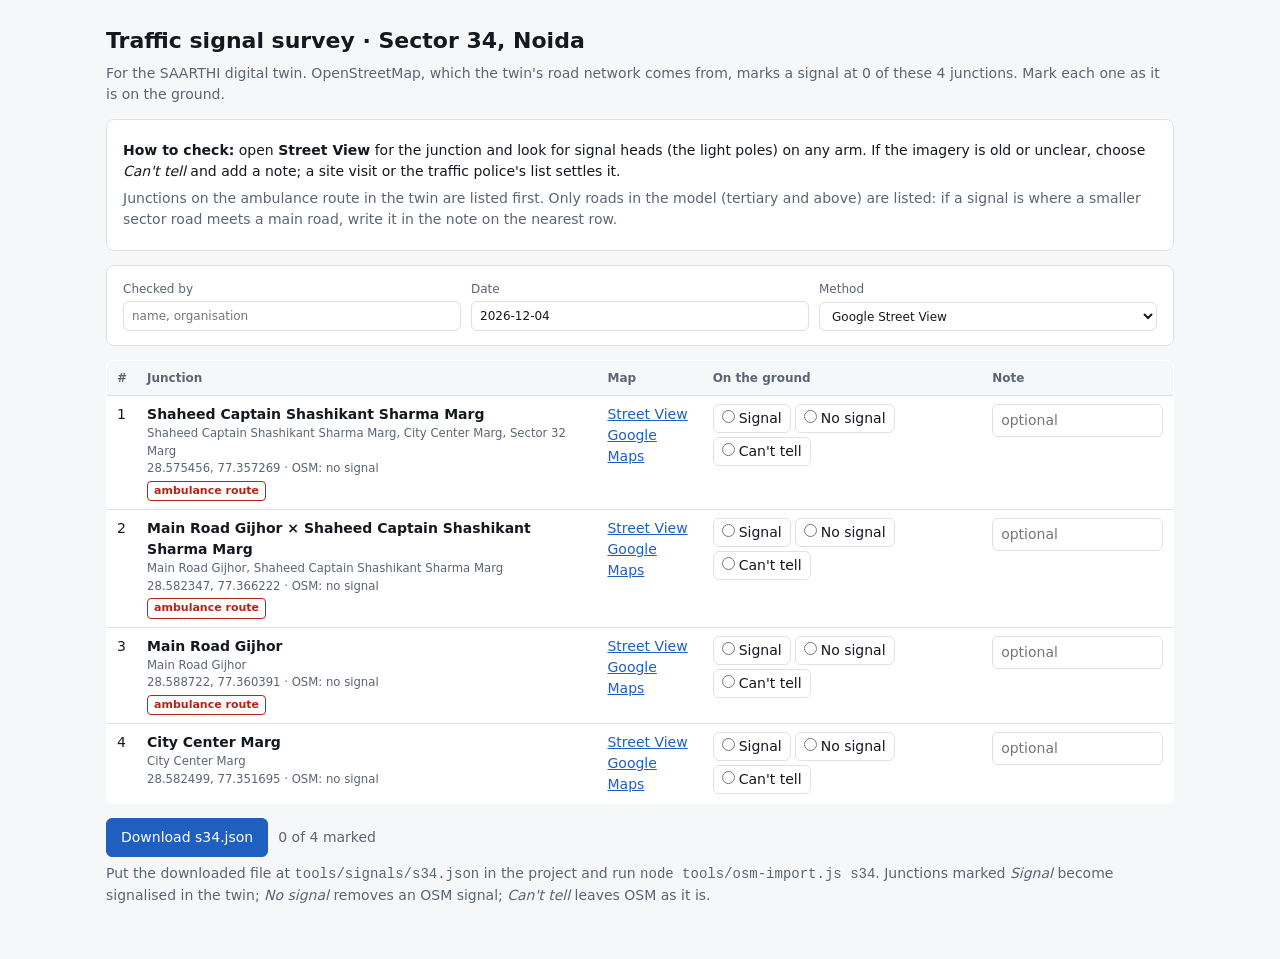
<file: survey/s34-signals.html>
<!doctype html>
<html lang="en"><head><meta charset="utf-8"><meta name="viewport" content="width=device-width, initial-scale=1">
<title>Signal survey · Sector 34 Noida</title>
<style>
  :root { --bg: #f6f7f9; --surface: #fff; --ink: #14181f; --muted: #5b6573; --line: #dde1e7; --accent: #1f5fbf; --good: #1d7a46; --bad: #b42318; --warn: #a15c00; }
  @media (prefers-color-scheme: dark) { :root { --bg: #0f1216; --surface: #171b21; --ink: #e8ebef; --muted: #9aa4b1; --line: #2a313a; --accent: #6ea8ff; --good: #4cc38a; --bad: #ff7a6b; --warn: #f0b45a; } }
  * { box-sizing: border-box; }
  body { margin: 0; background: var(--bg); color: var(--ink); font: 14px/1.5 system-ui, -apple-system, "Segoe UI", sans-serif; }
  main { max-width: 1100px; margin: 0 auto; padding: 24px 16px 48px; }
  h1 { font-size: 22px; margin: 0 0 4px; }
  p { margin: 6px 0; } .muted { color: var(--muted); }
  .box { background: var(--surface); border: 1px solid var(--line); border-radius: 8px; padding: 14px 16px; margin: 14px 0; }
  table { width: 100%; border-collapse: collapse; background: var(--surface); border: 1px solid var(--line); border-radius: 8px; overflow: hidden; }
  th, td { text-align: left; padding: 8px 10px; border-bottom: 1px solid var(--line); vertical-align: top; }
  th { font-size: 12px; color: var(--muted); font-weight: 600; background: var(--bg); }
  td small { display: block; color: var(--muted); }
  .tag { display: inline-block; font-size: 11px; font-weight: 600; padding: 1px 6px; border-radius: 4px; border: 1px solid var(--line); margin-top: 3px; }
  .tag.amb { color: var(--bad); border-color: var(--bad); }
  a { color: var(--accent); }
  .ch { display: flex; gap: 4px; flex-wrap: wrap; }
  .ch label { border: 1px solid var(--line); border-radius: 6px; padding: 3px 8px; cursor: pointer; white-space: nowrap; }
  .ch input { margin: 0 4px 0 0; }
  .ch label:has(input[value="yes"]:checked) { border-color: var(--good); color: var(--good); font-weight: 600; }
  .ch label:has(input[value="no"]:checked) { border-color: var(--bad); color: var(--bad); font-weight: 600; }
  .ch label:has(input[value="unsure"]:checked) { border-color: var(--warn); color: var(--warn); font-weight: 600; }
  input[type=text], select { font: inherit; padding: 5px 8px; border: 1px solid var(--line); border-radius: 6px; background: var(--surface); color: var(--ink); width: 100%; }
  .meta { display: grid; grid-template-columns: repeat(auto-fit, minmax(200px, 1fr)); gap: 10px; }
  .meta label { font-size: 12px; color: var(--muted); display: grid; gap: 3px; }
  button { font: inherit; padding: 8px 14px; border-radius: 6px; border: 1px solid var(--accent); background: var(--accent); color: #fff; cursor: pointer; }
  #count { margin-left: 10px; color: var(--muted); }
  @media (max-width: 760px) { .hide-sm { display: none; } table { font-size: 13px; } }
</style></head>
<body><main>
  <h1>Traffic signal survey · Sector 34, Noida</h1>
  <p class="muted">For the SAARTHI digital twin. OpenStreetMap, which the twin's road network comes from, marks a signal at 0 of these 4 junctions. Mark each one as it is on the ground.</p>
  <div class="box">
    <p><b>How to check:</b> open <b>Street View</b> for the junction and look for signal heads (the light poles) on any arm. If the imagery is old or unclear, choose <i>Can't tell</i> and add a note; a site visit or the traffic police's list settles it.</p>
    <p class="muted">Junctions on the ambulance route in the twin are listed first. Only roads in the model (tertiary and above) are listed: if a signal is where a smaller sector road meets a main road, write it in the note on the nearest row.</p>
  </div>
  <div class="box meta">
    <label>Checked by<input type="text" id="by" placeholder="name, organisation"></label>
    <label>Date<input type="text" id="on" placeholder="YYYY-MM-DD"></label>
    <label>Method<select id="method"><option>Google Street View</option><option>Site visit</option><option>Traffic police list</option><option>Mixed</option></select></label>
  </div>
  <table>
    <thead><tr><th>#</th><th>Junction</th><th class="hide-sm">Map</th><th>On the ground</th><th class="hide-sm">Note</th></tr></thead>
    <tbody>
      <tr data-i="0">
        <td>1</td>
        <td><b>Shaheed Captain Shashikant Sharma Marg</b><small>Shaheed Captain Shashikant Sharma Marg, City Center Marg, Sector 32 Marg</small><small>28.575456, 77.357269 · OSM: no signal</small><span class="tag amb">ambulance route</span></td>
        <td class="hide-sm"><a href="https://www.google.com/maps/@?api=1&amp;map_action=pano&amp;viewpoint=28.575456,77.357269" target="_blank" rel="noopener">Street View</a><br><a href="https://www.google.com/maps/search/?api=1&amp;query=28.575456,77.357269" target="_blank" rel="noopener">Google Maps</a></td>
        <td><div class="ch">
          <label><input type="radio" name="s0" value="yes">Signal</label>
          <label><input type="radio" name="s0" value="no">No signal</label>
          <label><input type="radio" name="s0" value="unsure">Can't tell</label></div></td>
        <td class="hide-sm"><input type="text" name="n0" value="" placeholder="optional"></td>
      </tr>
      <tr data-i="1">
        <td>2</td>
        <td><b>Main Road Gijhor × Shaheed Captain Shashikant Sharma Marg</b><small>Main Road Gijhor, Shaheed Captain Shashikant Sharma Marg</small><small>28.582347, 77.366222 · OSM: no signal</small><span class="tag amb">ambulance route</span></td>
        <td class="hide-sm"><a href="https://www.google.com/maps/@?api=1&amp;map_action=pano&amp;viewpoint=28.582347,77.366222" target="_blank" rel="noopener">Street View</a><br><a href="https://www.google.com/maps/search/?api=1&amp;query=28.582347,77.366222" target="_blank" rel="noopener">Google Maps</a></td>
        <td><div class="ch">
          <label><input type="radio" name="s1" value="yes">Signal</label>
          <label><input type="radio" name="s1" value="no">No signal</label>
          <label><input type="radio" name="s1" value="unsure">Can't tell</label></div></td>
        <td class="hide-sm"><input type="text" name="n1" value="" placeholder="optional"></td>
      </tr>
      <tr data-i="2">
        <td>3</td>
        <td><b>Main Road Gijhor</b><small>Main Road Gijhor</small><small>28.588722, 77.360391 · OSM: no signal</small><span class="tag amb">ambulance route</span></td>
        <td class="hide-sm"><a href="https://www.google.com/maps/@?api=1&amp;map_action=pano&amp;viewpoint=28.588722,77.360391" target="_blank" rel="noopener">Street View</a><br><a href="https://www.google.com/maps/search/?api=1&amp;query=28.588722,77.360391" target="_blank" rel="noopener">Google Maps</a></td>
        <td><div class="ch">
          <label><input type="radio" name="s2" value="yes">Signal</label>
          <label><input type="radio" name="s2" value="no">No signal</label>
          <label><input type="radio" name="s2" value="unsure">Can't tell</label></div></td>
        <td class="hide-sm"><input type="text" name="n2" value="" placeholder="optional"></td>
      </tr>
      <tr data-i="3">
        <td>4</td>
        <td><b>City Center Marg</b><small>City Center Marg</small><small>28.582499, 77.351695 · OSM: no signal</small></td>
        <td class="hide-sm"><a href="https://www.google.com/maps/@?api=1&amp;map_action=pano&amp;viewpoint=28.582499,77.351695" target="_blank" rel="noopener">Street View</a><br><a href="https://www.google.com/maps/search/?api=1&amp;query=28.582499,77.351695" target="_blank" rel="noopener">Google Maps</a></td>
        <td><div class="ch">
          <label><input type="radio" name="s3" value="yes">Signal</label>
          <label><input type="radio" name="s3" value="no">No signal</label>
          <label><input type="radio" name="s3" value="unsure">Can't tell</label></div></td>
        <td class="hide-sm"><input type="text" name="n3" value="" placeholder="optional"></td>
      </tr>
    </tbody>
  </table>
  <p style="margin-top:14px"><button id="save">Download s34.json</button><span id="count"></span></p>
  <p class="muted">Put the downloaded file at <code>tools/signals/s34.json</code> in the project and run <code>node tools/osm-import.js s34</code>. Junctions marked <i>Signal</i> become signalised in the twin; <i>No signal</i> removes an OSM signal; <i>Can't tell</i> leaves OSM as it is.</p>
</main>
<script>
  const ROWS = [{"name":"Shaheed Captain Shashikant Sharma Marg","roads":"Shaheed Captain Shashikant Sharma Marg, City Center Marg, Sector 32 Marg","lat":28.575456,"lon":77.357269},{"name":"Main Road Gijhor × Shaheed Captain Shashikant Sharma Marg","roads":"Main Road Gijhor, Shaheed Captain Shashikant Sharma Marg","lat":28.582347,"lon":77.366222},{"name":"Main Road Gijhor","roads":"Main Road Gijhor","lat":28.588722,"lon":77.360391},{"name":"City Center Marg","roads":"City Center Marg","lat":28.582499,"lon":77.351695}];
  const KEY = 'saarthi-survey-s34';
  const $ = s => document.querySelector(s);
  function read() {
    return ROWS.map((r, i) => {
      const v = (document.querySelector('input[name="s' + i + '"]:checked') || {}).value;
      const note = (document.querySelector('input[name="n' + i + '"]') || {}).value || '';
      return Object.assign({}, r, { signal: v === 'yes' ? true : v === 'no' ? false : null }, note ? { note } : {});
    });
  }
  function count() { const p = read(); $('#count').textContent = p.filter(x => x.signal !== null).length + ' of ' + p.length + ' marked'; }
  // keep progress in this browser until the file is downloaded
  try {
    const saved = JSON.parse(localStorage.getItem(KEY) || 'null');
    if (saved) {
      ['by', 'on', 'method'].forEach(k => { if (saved[k]) $('#' + k).value = saved[k]; });
      (saved.points || []).forEach((p, i) => {
        if (p.signal !== null) { const r = document.querySelector('input[name="s' + i + '"][value="' + (p.signal ? 'yes' : 'no') + '"]'); if (r) r.checked = true; }
        if (p.note) document.querySelector('input[name="n' + i + '"]').value = p.note;
      });
    }
  } catch (e) {}
  if (!$('#on').value) $('#on').value = new Date().toISOString().slice(0, 10);
  function doc() { return { area: 's34', surveyedOn: $('#on').value, by: $('#by').value, method: $('#method').value, points: read() }; }
  document.addEventListener('change', () => { count(); try { localStorage.setItem(KEY, JSON.stringify(doc())); } catch (e) {} });
  document.addEventListener('input', () => { try { localStorage.setItem(KEY, JSON.stringify(doc())); } catch (e) {} });
  $('#save').addEventListener('click', () => {
    const blob = new Blob([JSON.stringify(doc(), null, 2)], { type: 'application/json' });
    const a = document.createElement('a'); a.href = URL.createObjectURL(blob); a.download = 's34.json'; a.click();
    setTimeout(() => URL.revokeObjectURL(a.href), 1000);
  });
  count();
</script>
</body></html>
</file>
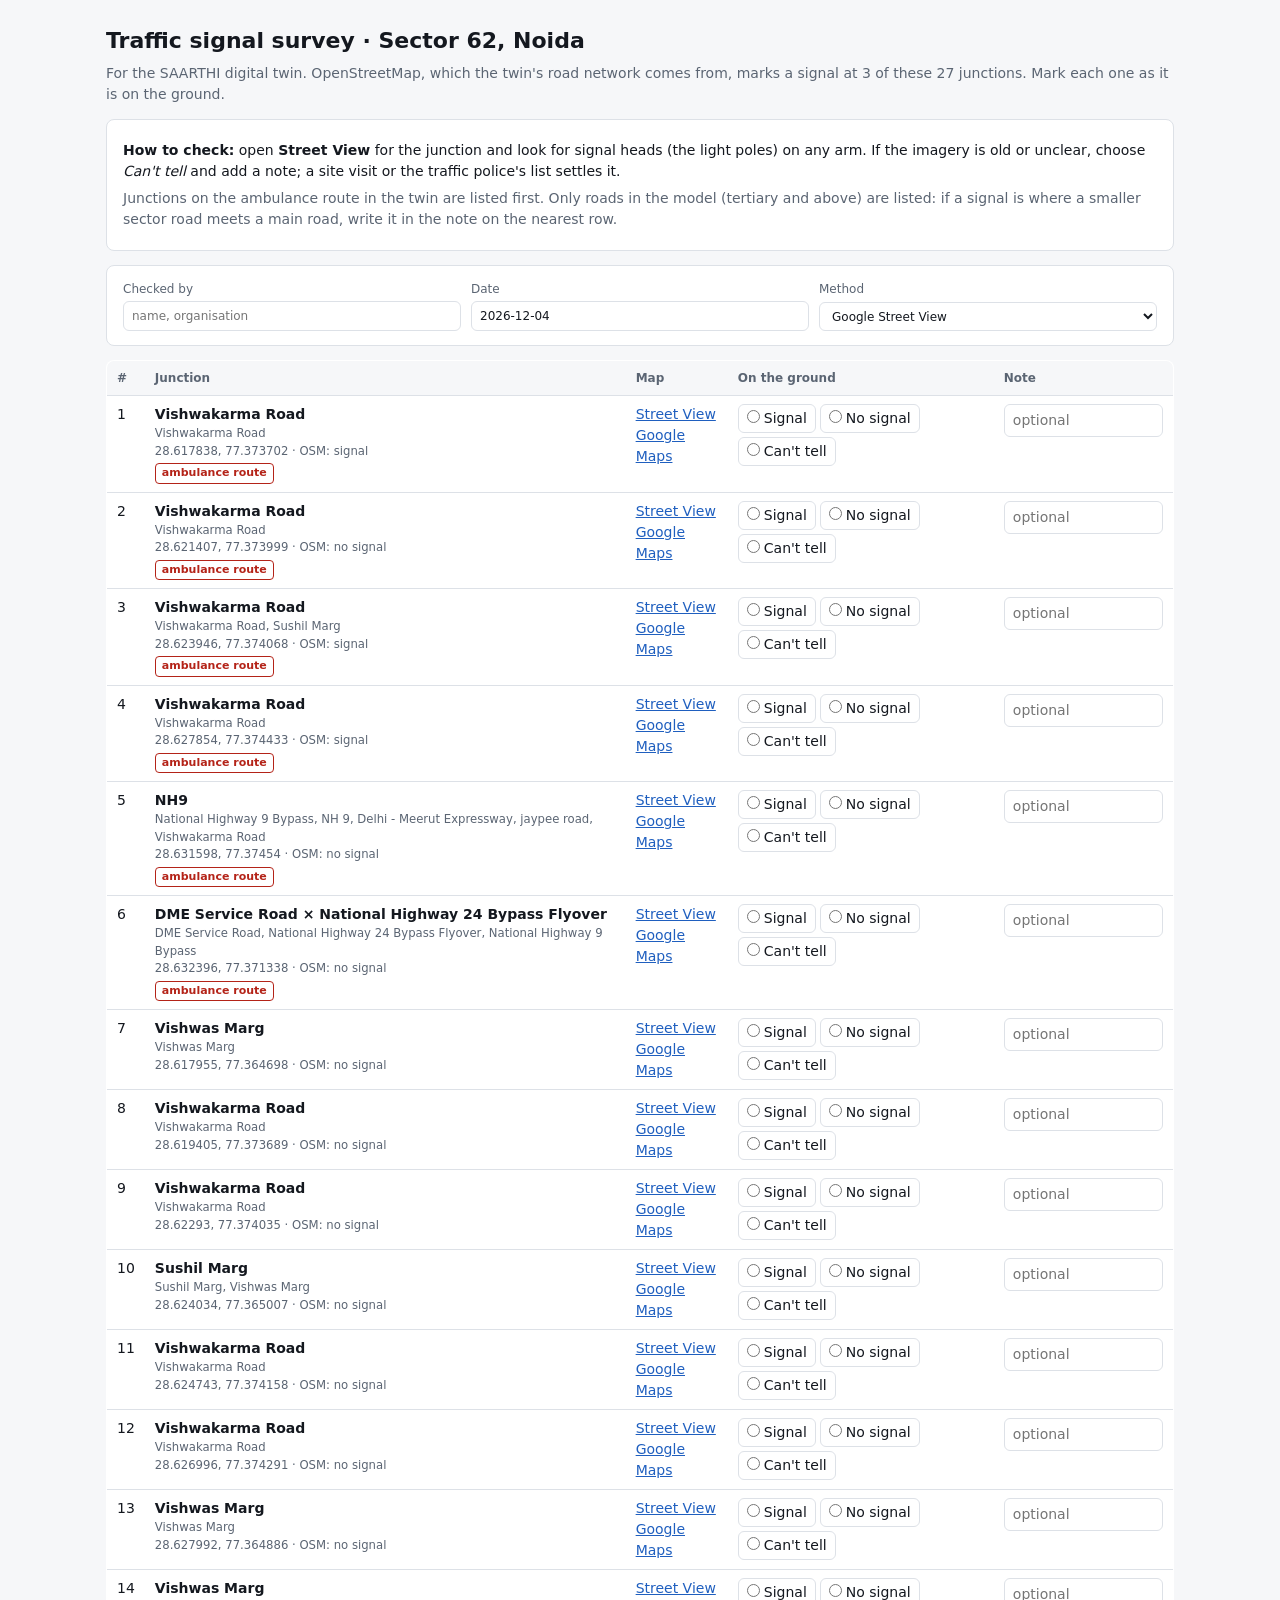
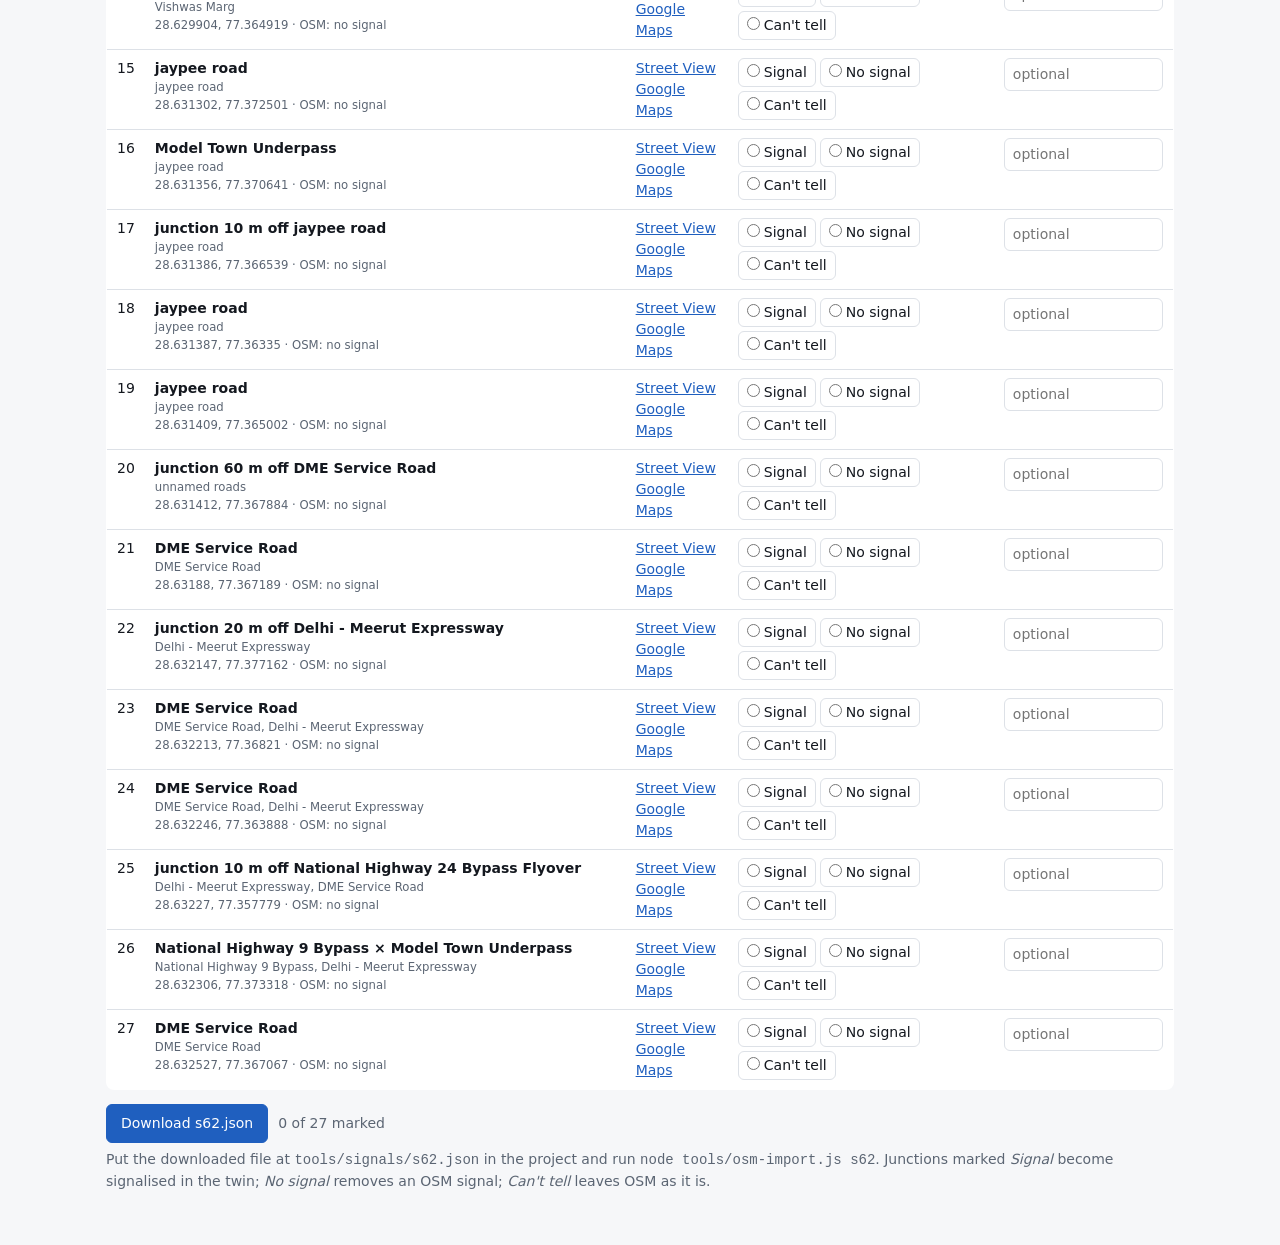
<file: survey/s62-signals.html>
<!doctype html>
<html lang="en"><head><meta charset="utf-8"><meta name="viewport" content="width=device-width, initial-scale=1">
<title>Signal survey · Sector 62 Noida</title>
<style>
  :root { --bg: #f6f7f9; --surface: #fff; --ink: #14181f; --muted: #5b6573; --line: #dde1e7; --accent: #1f5fbf; --good: #1d7a46; --bad: #b42318; --warn: #a15c00; }
  @media (prefers-color-scheme: dark) { :root { --bg: #0f1216; --surface: #171b21; --ink: #e8ebef; --muted: #9aa4b1; --line: #2a313a; --accent: #6ea8ff; --good: #4cc38a; --bad: #ff7a6b; --warn: #f0b45a; } }
  * { box-sizing: border-box; }
  body { margin: 0; background: var(--bg); color: var(--ink); font: 14px/1.5 system-ui, -apple-system, "Segoe UI", sans-serif; }
  main { max-width: 1100px; margin: 0 auto; padding: 24px 16px 48px; }
  h1 { font-size: 22px; margin: 0 0 4px; }
  p { margin: 6px 0; } .muted { color: var(--muted); }
  .box { background: var(--surface); border: 1px solid var(--line); border-radius: 8px; padding: 14px 16px; margin: 14px 0; }
  table { width: 100%; border-collapse: collapse; background: var(--surface); border: 1px solid var(--line); border-radius: 8px; overflow: hidden; }
  th, td { text-align: left; padding: 8px 10px; border-bottom: 1px solid var(--line); vertical-align: top; }
  th { font-size: 12px; color: var(--muted); font-weight: 600; background: var(--bg); }
  td small { display: block; color: var(--muted); }
  .tag { display: inline-block; font-size: 11px; font-weight: 600; padding: 1px 6px; border-radius: 4px; border: 1px solid var(--line); margin-top: 3px; }
  .tag.amb { color: var(--bad); border-color: var(--bad); }
  a { color: var(--accent); }
  .ch { display: flex; gap: 4px; flex-wrap: wrap; }
  .ch label { border: 1px solid var(--line); border-radius: 6px; padding: 3px 8px; cursor: pointer; white-space: nowrap; }
  .ch input { margin: 0 4px 0 0; }
  .ch label:has(input[value="yes"]:checked) { border-color: var(--good); color: var(--good); font-weight: 600; }
  .ch label:has(input[value="no"]:checked) { border-color: var(--bad); color: var(--bad); font-weight: 600; }
  .ch label:has(input[value="unsure"]:checked) { border-color: var(--warn); color: var(--warn); font-weight: 600; }
  input[type=text], select { font: inherit; padding: 5px 8px; border: 1px solid var(--line); border-radius: 6px; background: var(--surface); color: var(--ink); width: 100%; }
  .meta { display: grid; grid-template-columns: repeat(auto-fit, minmax(200px, 1fr)); gap: 10px; }
  .meta label { font-size: 12px; color: var(--muted); display: grid; gap: 3px; }
  button { font: inherit; padding: 8px 14px; border-radius: 6px; border: 1px solid var(--accent); background: var(--accent); color: #fff; cursor: pointer; }
  #count { margin-left: 10px; color: var(--muted); }
  @media (max-width: 760px) { .hide-sm { display: none; } table { font-size: 13px; } }
</style></head>
<body><main>
  <h1>Traffic signal survey · Sector 62, Noida</h1>
  <p class="muted">For the SAARTHI digital twin. OpenStreetMap, which the twin's road network comes from, marks a signal at 3 of these 27 junctions. Mark each one as it is on the ground.</p>
  <div class="box">
    <p><b>How to check:</b> open <b>Street View</b> for the junction and look for signal heads (the light poles) on any arm. If the imagery is old or unclear, choose <i>Can't tell</i> and add a note; a site visit or the traffic police's list settles it.</p>
    <p class="muted">Junctions on the ambulance route in the twin are listed first. Only roads in the model (tertiary and above) are listed: if a signal is where a smaller sector road meets a main road, write it in the note on the nearest row.</p>
  </div>
  <div class="box meta">
    <label>Checked by<input type="text" id="by" placeholder="name, organisation"></label>
    <label>Date<input type="text" id="on" placeholder="YYYY-MM-DD"></label>
    <label>Method<select id="method"><option>Google Street View</option><option>Site visit</option><option>Traffic police list</option><option>Mixed</option></select></label>
  </div>
  <table>
    <thead><tr><th>#</th><th>Junction</th><th class="hide-sm">Map</th><th>On the ground</th><th class="hide-sm">Note</th></tr></thead>
    <tbody>
      <tr data-i="0">
        <td>1</td>
        <td><b>Vishwakarma Road</b><small>Vishwakarma Road</small><small>28.617838, 77.373702 · OSM: signal</small><span class="tag amb">ambulance route</span></td>
        <td class="hide-sm"><a href="https://www.google.com/maps/@?api=1&amp;map_action=pano&amp;viewpoint=28.617838,77.373702" target="_blank" rel="noopener">Street View</a><br><a href="https://www.google.com/maps/search/?api=1&amp;query=28.617838,77.373702" target="_blank" rel="noopener">Google Maps</a></td>
        <td><div class="ch">
          <label><input type="radio" name="s0" value="yes">Signal</label>
          <label><input type="radio" name="s0" value="no">No signal</label>
          <label><input type="radio" name="s0" value="unsure">Can't tell</label></div></td>
        <td class="hide-sm"><input type="text" name="n0" value="" placeholder="optional"></td>
      </tr>
      <tr data-i="1">
        <td>2</td>
        <td><b>Vishwakarma Road</b><small>Vishwakarma Road</small><small>28.621407, 77.373999 · OSM: no signal</small><span class="tag amb">ambulance route</span></td>
        <td class="hide-sm"><a href="https://www.google.com/maps/@?api=1&amp;map_action=pano&amp;viewpoint=28.621407,77.373999" target="_blank" rel="noopener">Street View</a><br><a href="https://www.google.com/maps/search/?api=1&amp;query=28.621407,77.373999" target="_blank" rel="noopener">Google Maps</a></td>
        <td><div class="ch">
          <label><input type="radio" name="s1" value="yes">Signal</label>
          <label><input type="radio" name="s1" value="no">No signal</label>
          <label><input type="radio" name="s1" value="unsure">Can't tell</label></div></td>
        <td class="hide-sm"><input type="text" name="n1" value="" placeholder="optional"></td>
      </tr>
      <tr data-i="2">
        <td>3</td>
        <td><b>Vishwakarma Road</b><small>Vishwakarma Road, Sushil Marg</small><small>28.623946, 77.374068 · OSM: signal</small><span class="tag amb">ambulance route</span></td>
        <td class="hide-sm"><a href="https://www.google.com/maps/@?api=1&amp;map_action=pano&amp;viewpoint=28.623946,77.374068" target="_blank" rel="noopener">Street View</a><br><a href="https://www.google.com/maps/search/?api=1&amp;query=28.623946,77.374068" target="_blank" rel="noopener">Google Maps</a></td>
        <td><div class="ch">
          <label><input type="radio" name="s2" value="yes">Signal</label>
          <label><input type="radio" name="s2" value="no">No signal</label>
          <label><input type="radio" name="s2" value="unsure">Can't tell</label></div></td>
        <td class="hide-sm"><input type="text" name="n2" value="" placeholder="optional"></td>
      </tr>
      <tr data-i="3">
        <td>4</td>
        <td><b>Vishwakarma Road</b><small>Vishwakarma Road</small><small>28.627854, 77.374433 · OSM: signal</small><span class="tag amb">ambulance route</span></td>
        <td class="hide-sm"><a href="https://www.google.com/maps/@?api=1&amp;map_action=pano&amp;viewpoint=28.627854,77.374433" target="_blank" rel="noopener">Street View</a><br><a href="https://www.google.com/maps/search/?api=1&amp;query=28.627854,77.374433" target="_blank" rel="noopener">Google Maps</a></td>
        <td><div class="ch">
          <label><input type="radio" name="s3" value="yes">Signal</label>
          <label><input type="radio" name="s3" value="no">No signal</label>
          <label><input type="radio" name="s3" value="unsure">Can't tell</label></div></td>
        <td class="hide-sm"><input type="text" name="n3" value="" placeholder="optional"></td>
      </tr>
      <tr data-i="4">
        <td>5</td>
        <td><b>NH9</b><small>National Highway 9 Bypass, NH 9, Delhi - Meerut Expressway, jaypee road, Vishwakarma Road</small><small>28.631598, 77.37454 · OSM: no signal</small><span class="tag amb">ambulance route</span></td>
        <td class="hide-sm"><a href="https://www.google.com/maps/@?api=1&amp;map_action=pano&amp;viewpoint=28.631598,77.37454" target="_blank" rel="noopener">Street View</a><br><a href="https://www.google.com/maps/search/?api=1&amp;query=28.631598,77.37454" target="_blank" rel="noopener">Google Maps</a></td>
        <td><div class="ch">
          <label><input type="radio" name="s4" value="yes">Signal</label>
          <label><input type="radio" name="s4" value="no">No signal</label>
          <label><input type="radio" name="s4" value="unsure">Can't tell</label></div></td>
        <td class="hide-sm"><input type="text" name="n4" value="" placeholder="optional"></td>
      </tr>
      <tr data-i="5">
        <td>6</td>
        <td><b>DME Service Road × National Highway 24 Bypass Flyover</b><small>DME Service Road, National Highway 24 Bypass Flyover, National Highway 9 Bypass</small><small>28.632396, 77.371338 · OSM: no signal</small><span class="tag amb">ambulance route</span></td>
        <td class="hide-sm"><a href="https://www.google.com/maps/@?api=1&amp;map_action=pano&amp;viewpoint=28.632396,77.371338" target="_blank" rel="noopener">Street View</a><br><a href="https://www.google.com/maps/search/?api=1&amp;query=28.632396,77.371338" target="_blank" rel="noopener">Google Maps</a></td>
        <td><div class="ch">
          <label><input type="radio" name="s5" value="yes">Signal</label>
          <label><input type="radio" name="s5" value="no">No signal</label>
          <label><input type="radio" name="s5" value="unsure">Can't tell</label></div></td>
        <td class="hide-sm"><input type="text" name="n5" value="" placeholder="optional"></td>
      </tr>
      <tr data-i="6">
        <td>7</td>
        <td><b>Vishwas Marg</b><small>Vishwas Marg</small><small>28.617955, 77.364698 · OSM: no signal</small></td>
        <td class="hide-sm"><a href="https://www.google.com/maps/@?api=1&amp;map_action=pano&amp;viewpoint=28.617955,77.364698" target="_blank" rel="noopener">Street View</a><br><a href="https://www.google.com/maps/search/?api=1&amp;query=28.617955,77.364698" target="_blank" rel="noopener">Google Maps</a></td>
        <td><div class="ch">
          <label><input type="radio" name="s6" value="yes">Signal</label>
          <label><input type="radio" name="s6" value="no">No signal</label>
          <label><input type="radio" name="s6" value="unsure">Can't tell</label></div></td>
        <td class="hide-sm"><input type="text" name="n6" value="" placeholder="optional"></td>
      </tr>
      <tr data-i="7">
        <td>8</td>
        <td><b>Vishwakarma Road</b><small>Vishwakarma Road</small><small>28.619405, 77.373689 · OSM: no signal</small></td>
        <td class="hide-sm"><a href="https://www.google.com/maps/@?api=1&amp;map_action=pano&amp;viewpoint=28.619405,77.373689" target="_blank" rel="noopener">Street View</a><br><a href="https://www.google.com/maps/search/?api=1&amp;query=28.619405,77.373689" target="_blank" rel="noopener">Google Maps</a></td>
        <td><div class="ch">
          <label><input type="radio" name="s7" value="yes">Signal</label>
          <label><input type="radio" name="s7" value="no">No signal</label>
          <label><input type="radio" name="s7" value="unsure">Can't tell</label></div></td>
        <td class="hide-sm"><input type="text" name="n7" value="" placeholder="optional"></td>
      </tr>
      <tr data-i="8">
        <td>9</td>
        <td><b>Vishwakarma Road</b><small>Vishwakarma Road</small><small>28.62293, 77.374035 · OSM: no signal</small></td>
        <td class="hide-sm"><a href="https://www.google.com/maps/@?api=1&amp;map_action=pano&amp;viewpoint=28.62293,77.374035" target="_blank" rel="noopener">Street View</a><br><a href="https://www.google.com/maps/search/?api=1&amp;query=28.62293,77.374035" target="_blank" rel="noopener">Google Maps</a></td>
        <td><div class="ch">
          <label><input type="radio" name="s8" value="yes">Signal</label>
          <label><input type="radio" name="s8" value="no">No signal</label>
          <label><input type="radio" name="s8" value="unsure">Can't tell</label></div></td>
        <td class="hide-sm"><input type="text" name="n8" value="" placeholder="optional"></td>
      </tr>
      <tr data-i="9">
        <td>10</td>
        <td><b>Sushil Marg</b><small>Sushil Marg, Vishwas Marg</small><small>28.624034, 77.365007 · OSM: no signal</small></td>
        <td class="hide-sm"><a href="https://www.google.com/maps/@?api=1&amp;map_action=pano&amp;viewpoint=28.624034,77.365007" target="_blank" rel="noopener">Street View</a><br><a href="https://www.google.com/maps/search/?api=1&amp;query=28.624034,77.365007" target="_blank" rel="noopener">Google Maps</a></td>
        <td><div class="ch">
          <label><input type="radio" name="s9" value="yes">Signal</label>
          <label><input type="radio" name="s9" value="no">No signal</label>
          <label><input type="radio" name="s9" value="unsure">Can't tell</label></div></td>
        <td class="hide-sm"><input type="text" name="n9" value="" placeholder="optional"></td>
      </tr>
      <tr data-i="10">
        <td>11</td>
        <td><b>Vishwakarma Road</b><small>Vishwakarma Road</small><small>28.624743, 77.374158 · OSM: no signal</small></td>
        <td class="hide-sm"><a href="https://www.google.com/maps/@?api=1&amp;map_action=pano&amp;viewpoint=28.624743,77.374158" target="_blank" rel="noopener">Street View</a><br><a href="https://www.google.com/maps/search/?api=1&amp;query=28.624743,77.374158" target="_blank" rel="noopener">Google Maps</a></td>
        <td><div class="ch">
          <label><input type="radio" name="s10" value="yes">Signal</label>
          <label><input type="radio" name="s10" value="no">No signal</label>
          <label><input type="radio" name="s10" value="unsure">Can't tell</label></div></td>
        <td class="hide-sm"><input type="text" name="n10" value="" placeholder="optional"></td>
      </tr>
      <tr data-i="11">
        <td>12</td>
        <td><b>Vishwakarma Road</b><small>Vishwakarma Road</small><small>28.626996, 77.374291 · OSM: no signal</small></td>
        <td class="hide-sm"><a href="https://www.google.com/maps/@?api=1&amp;map_action=pano&amp;viewpoint=28.626996,77.374291" target="_blank" rel="noopener">Street View</a><br><a href="https://www.google.com/maps/search/?api=1&amp;query=28.626996,77.374291" target="_blank" rel="noopener">Google Maps</a></td>
        <td><div class="ch">
          <label><input type="radio" name="s11" value="yes">Signal</label>
          <label><input type="radio" name="s11" value="no">No signal</label>
          <label><input type="radio" name="s11" value="unsure">Can't tell</label></div></td>
        <td class="hide-sm"><input type="text" name="n11" value="" placeholder="optional"></td>
      </tr>
      <tr data-i="12">
        <td>13</td>
        <td><b>Vishwas Marg</b><small>Vishwas Marg</small><small>28.627992, 77.364886 · OSM: no signal</small></td>
        <td class="hide-sm"><a href="https://www.google.com/maps/@?api=1&amp;map_action=pano&amp;viewpoint=28.627992,77.364886" target="_blank" rel="noopener">Street View</a><br><a href="https://www.google.com/maps/search/?api=1&amp;query=28.627992,77.364886" target="_blank" rel="noopener">Google Maps</a></td>
        <td><div class="ch">
          <label><input type="radio" name="s12" value="yes">Signal</label>
          <label><input type="radio" name="s12" value="no">No signal</label>
          <label><input type="radio" name="s12" value="unsure">Can't tell</label></div></td>
        <td class="hide-sm"><input type="text" name="n12" value="" placeholder="optional"></td>
      </tr>
      <tr data-i="13">
        <td>14</td>
        <td><b>Vishwas Marg</b><small>Vishwas Marg</small><small>28.629904, 77.364919 · OSM: no signal</small></td>
        <td class="hide-sm"><a href="https://www.google.com/maps/@?api=1&amp;map_action=pano&amp;viewpoint=28.629904,77.364919" target="_blank" rel="noopener">Street View</a><br><a href="https://www.google.com/maps/search/?api=1&amp;query=28.629904,77.364919" target="_blank" rel="noopener">Google Maps</a></td>
        <td><div class="ch">
          <label><input type="radio" name="s13" value="yes">Signal</label>
          <label><input type="radio" name="s13" value="no">No signal</label>
          <label><input type="radio" name="s13" value="unsure">Can't tell</label></div></td>
        <td class="hide-sm"><input type="text" name="n13" value="" placeholder="optional"></td>
      </tr>
      <tr data-i="14">
        <td>15</td>
        <td><b>jaypee road</b><small>jaypee road</small><small>28.631302, 77.372501 · OSM: no signal</small></td>
        <td class="hide-sm"><a href="https://www.google.com/maps/@?api=1&amp;map_action=pano&amp;viewpoint=28.631302,77.372501" target="_blank" rel="noopener">Street View</a><br><a href="https://www.google.com/maps/search/?api=1&amp;query=28.631302,77.372501" target="_blank" rel="noopener">Google Maps</a></td>
        <td><div class="ch">
          <label><input type="radio" name="s14" value="yes">Signal</label>
          <label><input type="radio" name="s14" value="no">No signal</label>
          <label><input type="radio" name="s14" value="unsure">Can't tell</label></div></td>
        <td class="hide-sm"><input type="text" name="n14" value="" placeholder="optional"></td>
      </tr>
      <tr data-i="15">
        <td>16</td>
        <td><b>Model Town Underpass</b><small>jaypee road</small><small>28.631356, 77.370641 · OSM: no signal</small></td>
        <td class="hide-sm"><a href="https://www.google.com/maps/@?api=1&amp;map_action=pano&amp;viewpoint=28.631356,77.370641" target="_blank" rel="noopener">Street View</a><br><a href="https://www.google.com/maps/search/?api=1&amp;query=28.631356,77.370641" target="_blank" rel="noopener">Google Maps</a></td>
        <td><div class="ch">
          <label><input type="radio" name="s15" value="yes">Signal</label>
          <label><input type="radio" name="s15" value="no">No signal</label>
          <label><input type="radio" name="s15" value="unsure">Can't tell</label></div></td>
        <td class="hide-sm"><input type="text" name="n15" value="" placeholder="optional"></td>
      </tr>
      <tr data-i="16">
        <td>17</td>
        <td><b>junction 10 m off jaypee road</b><small>jaypee road</small><small>28.631386, 77.366539 · OSM: no signal</small></td>
        <td class="hide-sm"><a href="https://www.google.com/maps/@?api=1&amp;map_action=pano&amp;viewpoint=28.631386,77.366539" target="_blank" rel="noopener">Street View</a><br><a href="https://www.google.com/maps/search/?api=1&amp;query=28.631386,77.366539" target="_blank" rel="noopener">Google Maps</a></td>
        <td><div class="ch">
          <label><input type="radio" name="s16" value="yes">Signal</label>
          <label><input type="radio" name="s16" value="no">No signal</label>
          <label><input type="radio" name="s16" value="unsure">Can't tell</label></div></td>
        <td class="hide-sm"><input type="text" name="n16" value="" placeholder="optional"></td>
      </tr>
      <tr data-i="17">
        <td>18</td>
        <td><b>jaypee road</b><small>jaypee road</small><small>28.631387, 77.36335 · OSM: no signal</small></td>
        <td class="hide-sm"><a href="https://www.google.com/maps/@?api=1&amp;map_action=pano&amp;viewpoint=28.631387,77.36335" target="_blank" rel="noopener">Street View</a><br><a href="https://www.google.com/maps/search/?api=1&amp;query=28.631387,77.36335" target="_blank" rel="noopener">Google Maps</a></td>
        <td><div class="ch">
          <label><input type="radio" name="s17" value="yes">Signal</label>
          <label><input type="radio" name="s17" value="no">No signal</label>
          <label><input type="radio" name="s17" value="unsure">Can't tell</label></div></td>
        <td class="hide-sm"><input type="text" name="n17" value="" placeholder="optional"></td>
      </tr>
      <tr data-i="18">
        <td>19</td>
        <td><b>jaypee road</b><small>jaypee road</small><small>28.631409, 77.365002 · OSM: no signal</small></td>
        <td class="hide-sm"><a href="https://www.google.com/maps/@?api=1&amp;map_action=pano&amp;viewpoint=28.631409,77.365002" target="_blank" rel="noopener">Street View</a><br><a href="https://www.google.com/maps/search/?api=1&amp;query=28.631409,77.365002" target="_blank" rel="noopener">Google Maps</a></td>
        <td><div class="ch">
          <label><input type="radio" name="s18" value="yes">Signal</label>
          <label><input type="radio" name="s18" value="no">No signal</label>
          <label><input type="radio" name="s18" value="unsure">Can't tell</label></div></td>
        <td class="hide-sm"><input type="text" name="n18" value="" placeholder="optional"></td>
      </tr>
      <tr data-i="19">
        <td>20</td>
        <td><b>junction 60 m off DME Service Road</b><small>unnamed roads</small><small>28.631412, 77.367884 · OSM: no signal</small></td>
        <td class="hide-sm"><a href="https://www.google.com/maps/@?api=1&amp;map_action=pano&amp;viewpoint=28.631412,77.367884" target="_blank" rel="noopener">Street View</a><br><a href="https://www.google.com/maps/search/?api=1&amp;query=28.631412,77.367884" target="_blank" rel="noopener">Google Maps</a></td>
        <td><div class="ch">
          <label><input type="radio" name="s19" value="yes">Signal</label>
          <label><input type="radio" name="s19" value="no">No signal</label>
          <label><input type="radio" name="s19" value="unsure">Can't tell</label></div></td>
        <td class="hide-sm"><input type="text" name="n19" value="" placeholder="optional"></td>
      </tr>
      <tr data-i="20">
        <td>21</td>
        <td><b>DME Service Road</b><small>DME Service Road</small><small>28.63188, 77.367189 · OSM: no signal</small></td>
        <td class="hide-sm"><a href="https://www.google.com/maps/@?api=1&amp;map_action=pano&amp;viewpoint=28.63188,77.367189" target="_blank" rel="noopener">Street View</a><br><a href="https://www.google.com/maps/search/?api=1&amp;query=28.63188,77.367189" target="_blank" rel="noopener">Google Maps</a></td>
        <td><div class="ch">
          <label><input type="radio" name="s20" value="yes">Signal</label>
          <label><input type="radio" name="s20" value="no">No signal</label>
          <label><input type="radio" name="s20" value="unsure">Can't tell</label></div></td>
        <td class="hide-sm"><input type="text" name="n20" value="" placeholder="optional"></td>
      </tr>
      <tr data-i="21">
        <td>22</td>
        <td><b>junction 20 m off Delhi - Meerut Expressway</b><small>Delhi - Meerut Expressway</small><small>28.632147, 77.377162 · OSM: no signal</small></td>
        <td class="hide-sm"><a href="https://www.google.com/maps/@?api=1&amp;map_action=pano&amp;viewpoint=28.632147,77.377162" target="_blank" rel="noopener">Street View</a><br><a href="https://www.google.com/maps/search/?api=1&amp;query=28.632147,77.377162" target="_blank" rel="noopener">Google Maps</a></td>
        <td><div class="ch">
          <label><input type="radio" name="s21" value="yes">Signal</label>
          <label><input type="radio" name="s21" value="no">No signal</label>
          <label><input type="radio" name="s21" value="unsure">Can't tell</label></div></td>
        <td class="hide-sm"><input type="text" name="n21" value="" placeholder="optional"></td>
      </tr>
      <tr data-i="22">
        <td>23</td>
        <td><b>DME Service Road</b><small>DME Service Road, Delhi - Meerut Expressway</small><small>28.632213, 77.36821 · OSM: no signal</small></td>
        <td class="hide-sm"><a href="https://www.google.com/maps/@?api=1&amp;map_action=pano&amp;viewpoint=28.632213,77.36821" target="_blank" rel="noopener">Street View</a><br><a href="https://www.google.com/maps/search/?api=1&amp;query=28.632213,77.36821" target="_blank" rel="noopener">Google Maps</a></td>
        <td><div class="ch">
          <label><input type="radio" name="s22" value="yes">Signal</label>
          <label><input type="radio" name="s22" value="no">No signal</label>
          <label><input type="radio" name="s22" value="unsure">Can't tell</label></div></td>
        <td class="hide-sm"><input type="text" name="n22" value="" placeholder="optional"></td>
      </tr>
      <tr data-i="23">
        <td>24</td>
        <td><b>DME Service Road</b><small>DME Service Road, Delhi - Meerut Expressway</small><small>28.632246, 77.363888 · OSM: no signal</small></td>
        <td class="hide-sm"><a href="https://www.google.com/maps/@?api=1&amp;map_action=pano&amp;viewpoint=28.632246,77.363888" target="_blank" rel="noopener">Street View</a><br><a href="https://www.google.com/maps/search/?api=1&amp;query=28.632246,77.363888" target="_blank" rel="noopener">Google Maps</a></td>
        <td><div class="ch">
          <label><input type="radio" name="s23" value="yes">Signal</label>
          <label><input type="radio" name="s23" value="no">No signal</label>
          <label><input type="radio" name="s23" value="unsure">Can't tell</label></div></td>
        <td class="hide-sm"><input type="text" name="n23" value="" placeholder="optional"></td>
      </tr>
      <tr data-i="24">
        <td>25</td>
        <td><b>junction 10 m off National Highway 24 Bypass Flyover</b><small>Delhi - Meerut Expressway, DME Service Road</small><small>28.63227, 77.357779 · OSM: no signal</small></td>
        <td class="hide-sm"><a href="https://www.google.com/maps/@?api=1&amp;map_action=pano&amp;viewpoint=28.63227,77.357779" target="_blank" rel="noopener">Street View</a><br><a href="https://www.google.com/maps/search/?api=1&amp;query=28.63227,77.357779" target="_blank" rel="noopener">Google Maps</a></td>
        <td><div class="ch">
          <label><input type="radio" name="s24" value="yes">Signal</label>
          <label><input type="radio" name="s24" value="no">No signal</label>
          <label><input type="radio" name="s24" value="unsure">Can't tell</label></div></td>
        <td class="hide-sm"><input type="text" name="n24" value="" placeholder="optional"></td>
      </tr>
      <tr data-i="25">
        <td>26</td>
        <td><b>National Highway 9 Bypass × Model Town Underpass</b><small>National Highway 9 Bypass, Delhi - Meerut Expressway</small><small>28.632306, 77.373318 · OSM: no signal</small></td>
        <td class="hide-sm"><a href="https://www.google.com/maps/@?api=1&amp;map_action=pano&amp;viewpoint=28.632306,77.373318" target="_blank" rel="noopener">Street View</a><br><a href="https://www.google.com/maps/search/?api=1&amp;query=28.632306,77.373318" target="_blank" rel="noopener">Google Maps</a></td>
        <td><div class="ch">
          <label><input type="radio" name="s25" value="yes">Signal</label>
          <label><input type="radio" name="s25" value="no">No signal</label>
          <label><input type="radio" name="s25" value="unsure">Can't tell</label></div></td>
        <td class="hide-sm"><input type="text" name="n25" value="" placeholder="optional"></td>
      </tr>
      <tr data-i="26">
        <td>27</td>
        <td><b>DME Service Road</b><small>DME Service Road</small><small>28.632527, 77.367067 · OSM: no signal</small></td>
        <td class="hide-sm"><a href="https://www.google.com/maps/@?api=1&amp;map_action=pano&amp;viewpoint=28.632527,77.367067" target="_blank" rel="noopener">Street View</a><br><a href="https://www.google.com/maps/search/?api=1&amp;query=28.632527,77.367067" target="_blank" rel="noopener">Google Maps</a></td>
        <td><div class="ch">
          <label><input type="radio" name="s26" value="yes">Signal</label>
          <label><input type="radio" name="s26" value="no">No signal</label>
          <label><input type="radio" name="s26" value="unsure">Can't tell</label></div></td>
        <td class="hide-sm"><input type="text" name="n26" value="" placeholder="optional"></td>
      </tr>
    </tbody>
  </table>
  <p style="margin-top:14px"><button id="save">Download s62.json</button><span id="count"></span></p>
  <p class="muted">Put the downloaded file at <code>tools/signals/s62.json</code> in the project and run <code>node tools/osm-import.js s62</code>. Junctions marked <i>Signal</i> become signalised in the twin; <i>No signal</i> removes an OSM signal; <i>Can't tell</i> leaves OSM as it is.</p>
</main>
<script>
  const ROWS = [{"name":"Vishwakarma Road","roads":"Vishwakarma Road","lat":28.617838,"lon":77.373702},{"name":"Vishwakarma Road","roads":"Vishwakarma Road","lat":28.621407,"lon":77.373999},{"name":"Vishwakarma Road","roads":"Vishwakarma Road, Sushil Marg","lat":28.623946,"lon":77.374068},{"name":"Vishwakarma Road","roads":"Vishwakarma Road","lat":28.627854,"lon":77.374433},{"name":"NH9","roads":"National Highway 9 Bypass, NH 9, Delhi - Meerut Expressway, jaypee road, Vishwakarma Road","lat":28.631598,"lon":77.37454},{"name":"DME Service Road × National Highway 24 Bypass Flyover","roads":"DME Service Road, National Highway 24 Bypass Flyover, National Highway 9 Bypass","lat":28.632396,"lon":77.371338},{"name":"Vishwas Marg","roads":"Vishwas Marg","lat":28.617955,"lon":77.364698},{"name":"Vishwakarma Road","roads":"Vishwakarma Road","lat":28.619405,"lon":77.373689},{"name":"Vishwakarma Road","roads":"Vishwakarma Road","lat":28.62293,"lon":77.374035},{"name":"Sushil Marg","roads":"Sushil Marg, Vishwas Marg","lat":28.624034,"lon":77.365007},{"name":"Vishwakarma Road","roads":"Vishwakarma Road","lat":28.624743,"lon":77.374158},{"name":"Vishwakarma Road","roads":"Vishwakarma Road","lat":28.626996,"lon":77.374291},{"name":"Vishwas Marg","roads":"Vishwas Marg","lat":28.627992,"lon":77.364886},{"name":"Vishwas Marg","roads":"Vishwas Marg","lat":28.629904,"lon":77.364919},{"name":"jaypee road","roads":"jaypee road","lat":28.631302,"lon":77.372501},{"name":"Model Town Underpass","roads":"jaypee road","lat":28.631356,"lon":77.370641},{"name":"junction 10 m off jaypee road","roads":"jaypee road","lat":28.631386,"lon":77.366539},{"name":"jaypee road","roads":"jaypee road","lat":28.631387,"lon":77.36335},{"name":"jaypee road","roads":"jaypee road","lat":28.631409,"lon":77.365002},{"name":"junction 60 m off DME Service Road","roads":"unnamed roads","lat":28.631412,"lon":77.367884},{"name":"DME Service Road","roads":"DME Service Road","lat":28.63188,"lon":77.367189},{"name":"junction 20 m off Delhi - Meerut Expressway","roads":"Delhi - Meerut Expressway","lat":28.632147,"lon":77.377162},{"name":"DME Service Road","roads":"DME Service Road, Delhi - Meerut Expressway","lat":28.632213,"lon":77.36821},{"name":"DME Service Road","roads":"DME Service Road, Delhi - Meerut Expressway","lat":28.632246,"lon":77.363888},{"name":"junction 10 m off National Highway 24 Bypass Flyover","roads":"Delhi - Meerut Expressway, DME Service Road","lat":28.63227,"lon":77.357779},{"name":"National Highway 9 Bypass × Model Town Underpass","roads":"National Highway 9 Bypass, Delhi - Meerut Expressway","lat":28.632306,"lon":77.373318},{"name":"DME Service Road","roads":"DME Service Road","lat":28.632527,"lon":77.367067}];
  const KEY = 'saarthi-survey-s62';
  const $ = s => document.querySelector(s);
  function read() {
    return ROWS.map((r, i) => {
      const v = (document.querySelector('input[name="s' + i + '"]:checked') || {}).value;
      const note = (document.querySelector('input[name="n' + i + '"]') || {}).value || '';
      return Object.assign({}, r, { signal: v === 'yes' ? true : v === 'no' ? false : null }, note ? { note } : {});
    });
  }
  function count() { const p = read(); $('#count').textContent = p.filter(x => x.signal !== null).length + ' of ' + p.length + ' marked'; }
  // keep progress in this browser until the file is downloaded
  try {
    const saved = JSON.parse(localStorage.getItem(KEY) || 'null');
    if (saved) {
      ['by', 'on', 'method'].forEach(k => { if (saved[k]) $('#' + k).value = saved[k]; });
      (saved.points || []).forEach((p, i) => {
        if (p.signal !== null) { const r = document.querySelector('input[name="s' + i + '"][value="' + (p.signal ? 'yes' : 'no') + '"]'); if (r) r.checked = true; }
        if (p.note) document.querySelector('input[name="n' + i + '"]').value = p.note;
      });
    }
  } catch (e) {}
  if (!$('#on').value) $('#on').value = new Date().toISOString().slice(0, 10);
  function doc() { return { area: 's62', surveyedOn: $('#on').value, by: $('#by').value, method: $('#method').value, points: read() }; }
  document.addEventListener('change', () => { count(); try { localStorage.setItem(KEY, JSON.stringify(doc())); } catch (e) {} });
  document.addEventListener('input', () => { try { localStorage.setItem(KEY, JSON.stringify(doc())); } catch (e) {} });
  $('#save').addEventListener('click', () => {
    const blob = new Blob([JSON.stringify(doc(), null, 2)], { type: 'application/json' });
    const a = document.createElement('a'); a.href = URL.createObjectURL(blob); a.download = 's62.json'; a.click();
    setTimeout(() => URL.revokeObjectURL(a.href), 1000);
  });
  count();
</script>
</body></html>
</file>
<file: css/site.css>
/* ================================================================ tokens */
:root {
  color-scheme: light;
  --bg: #f6f7f9;
  --bg-alt: #eef1f5;
  --surface: #ffffff;
  --surface-2: #f1f3f6;
  --surface-3: #e7ebf0;
  --line: rgba(15, 23, 42, 0.09);
  --line-2: rgba(15, 23, 42, 0.16);
  --ink: #0b1220;
  --ink-2: #4a5568;
  --muted: #7a8494;
  --accent: #2a78d6;
  --accent-2: #0f9f7a;
  --accent-ink: #ffffff;
  --grad-a: #2a78d6;
  --grad-b: #0fb58a;
  --series-smart: #2a78d6;
  --series-fixed: #eb6834;
  --good-text: #067a3a;
  --bad-text: #c0362f;
  --status-good: #0ca30c;
  --status-warn: #fab219;
  --status-crit: #d03b3b;
  --grid: #e3e6eb;
  --axis: #c3c8d0;
  --shadow: 0 1px 2px rgba(15, 23, 42, 0.04), 0 8px 24px rgba(15, 23, 42, 0.06);

  --map-ground: #e9ece6;
  --map-block: #d3dfc8;
  --map-block-text: #5b704f;
  --map-road: #545a63;
  --map-median: #c7c4b6;
  --map-lane: rgba(255, 255, 255, 0.75);
  --map-kerb: rgba(255, 255, 255, 0.9);
  --map-parked: #161616;
  --map-label: #1f2530;
  --map-label-2: #5f6773;

  --t-car: #2a78d6;
  --t-tw: #eb6834;
  --t-auto: #1baf7a;
  --t-erick: #eda100;
  --t-bus: #e87ba4;
  --t-truck: #008300;
  --vip: #7c4fe0;

  --font: "Inter", system-ui, -apple-system, "Segoe UI", sans-serif;
  --mono: "JetBrains Mono", ui-monospace, Consolas, monospace;
  --r: 14px;
}

@media (prefers-color-scheme: dark) {
  :root:not([data-theme="light"]) {
    color-scheme: dark;
    --bg: #070b12; --bg-alt: #0b1019; --surface: #0f1520; --surface-2: #151c29; --surface-3: #1c2433;
    --line: rgba(255, 255, 255, 0.07); --line-2: rgba(255, 255, 255, 0.14);
    --ink: #eef2f7; --ink-2: #a7b1c0; --muted: #6e7a8b;
    --accent: #3987e5; --accent-2: #22c39a; --grad-a: #5aa2ff; --grad-b: #2fe0b0;
    --series-smart: #3987e5; --series-fixed: #d95926;
    --good-text: #2fd27a; --bad-text: #ff7b72;
    --grid: #1c2431; --axis: #2b3546;
    --shadow: 0 1px 2px rgba(0, 0, 0, 0.4), 0 12px 32px rgba(0, 0, 0, 0.35);
    --map-ground: #0c1118; --map-block: #13201a; --map-block-text: #6f8d74; --map-road: #2a313d;
    --map-median: #1d232d; --map-lane: rgba(255, 255, 255, 0.45); --map-kerb: rgba(255, 255, 255, 0.55);
    --map-parked: #000000; --map-label: #e6ebf2; --map-label-2: #8792a3;
    --t-car: #3987e5; --t-tw: #d95926; --t-auto: #199e70; --t-erick: #c98500; --t-bus: #d55181; --t-truck: #1f9a1f; --vip: #a07cff;
  }
}

:root[data-theme="dark"] {
  color-scheme: dark;
  --bg: #070b12; --bg-alt: #0b1019; --surface: #0f1520; --surface-2: #151c29; --surface-3: #1c2433;
  --line: rgba(255, 255, 255, 0.07); --line-2: rgba(255, 255, 255, 0.14);
  --ink: #eef2f7; --ink-2: #a7b1c0; --muted: #6e7a8b;
  --accent: #3987e5; --accent-2: #22c39a; --grad-a: #5aa2ff; --grad-b: #2fe0b0;
  --series-smart: #3987e5; --series-fixed: #d95926;
  --good-text: #2fd27a; --bad-text: #ff7b72;
  --grid: #1c2431; --axis: #2b3546;
  --shadow: 0 1px 2px rgba(0, 0, 0, 0.4), 0 12px 32px rgba(0, 0, 0, 0.35);
  --map-ground: #0c1118; --map-block: #13201a; --map-block-text: #6f8d74; --map-road: #2a313d;
  --map-median: #1d232d; --map-lane: rgba(255, 255, 255, 0.45); --map-kerb: rgba(255, 255, 255, 0.55);
  --map-parked: #000000; --map-label: #e6ebf2; --map-label-2: #8792a3;
  --t-car: #3987e5; --t-tw: #d95926; --t-auto: #199e70; --t-erick: #c98500; --t-bus: #d55181; --t-truck: #1f9a1f; --vip: #a07cff;
}

/* ================================================================ base */
* { box-sizing: border-box; }
html { scroll-behavior: smooth; scroll-padding-top: 72px; }
body {
  margin: 0; background: var(--bg); color: var(--ink);
  font: 15px/1.55 var(--font); -webkit-font-smoothing: antialiased;
}
h1, h2, h3, h4 { margin: 0; letter-spacing: -0.02em; }
p { margin: 0; }
a { color: inherit; }
.wrap { max-width: 1200px; margin: 0 auto; padding: 0 24px; }
.wrap.wide { max-width: 1560px; }
.hint { color: var(--muted); font-weight: 400; font-size: 12px; margin-left: 6px; letter-spacing: 0; }
.fine { color: var(--muted); font-size: 12.5px; }
.grad {
  background: linear-gradient(100deg, var(--grad-a), var(--grad-b));
  -webkit-background-clip: text; background-clip: text; color: transparent;
}
.eyebrow {
  display: inline-flex; align-items: center; gap: 8px;
  color: var(--accent); font-size: 12.5px; font-weight: 600; letter-spacing: 0.08em; text-transform: uppercase;
}
.lead { color: var(--ink-2); font-size: 17px; max-width: 720px; }

/* ================================================================ buttons */
.btn {
  display: inline-flex; align-items: center; justify-content: center; gap: 8px;
  font: 500 14px var(--font); color: var(--ink); text-decoration: none;
  background: var(--surface-2); border: 1px solid var(--line-2); border-radius: 10px;
  padding: 10px 18px; cursor: pointer; transition: transform .15s ease, border-color .15s, background .15s;
}
.btn:hover { border-color: var(--accent); }
.btn:active { transform: translateY(1px); }
.btn-primary { background: var(--accent); color: var(--accent-ink); border-color: transparent; box-shadow: 0 6px 20px color-mix(in srgb, var(--accent) 35%, transparent); }
.btn-primary:hover { filter: brightness(1.08); border-color: transparent; }
.btn-ghost { background: transparent; }
.btn-sm { padding: 6px 12px; font-size: 13px; border-radius: 8px; }
.icon-btn {
  width: 36px; height: 36px; display: grid; place-items: center; border-radius: 9px;
  border: 1px solid var(--line-2); background: transparent; color: var(--ink); cursor: pointer;
}
.icon-btn svg { width: 17px; height: 17px; fill: none; stroke: currentColor; stroke-width: 1.8; }

/* ================================================================ nav */
.nav {
  position: sticky; top: 0; z-index: 50;
  background: color-mix(in srgb, var(--bg) 78%, transparent);
  backdrop-filter: saturate(1.4) blur(14px); -webkit-backdrop-filter: saturate(1.4) blur(14px);
  border-bottom: 1px solid transparent; transition: border-color .2s;
}
.nav.scrolled { border-bottom-color: var(--line); }
.nav-in { max-width: 1200px; margin: 0 auto; padding: 12px 24px; display: flex; align-items: center; gap: 24px; }
.logo { display: flex; align-items: center; gap: 10px; text-decoration: none; font-weight: 800; letter-spacing: 0.08em; font-size: 15px; }
.logo svg { width: 26px; height: 26px; fill: var(--accent); stroke: var(--accent); }
.nav-links { display: flex; gap: 4px; margin-left: 12px; flex: 1; }
.nav-links a { text-decoration: none; color: var(--ink-2); font-size: 14px; padding: 6px 10px; border-radius: 8px; transition: color .15s, background .15s; }
.nav-links a:hover, .nav-links a.active { color: var(--ink); background: var(--surface-2); }
.nav-actions { display: flex; gap: 10px; align-items: center; }

/* ================================================================ hero */
.hero { position: relative; padding: 72px 0 40px; overflow: hidden; }
.hero-glow {
  position: absolute; inset: -20% -10% auto -10%; height: 900px; pointer-events: none;
  background:
    radial-gradient(600px 380px at 75% 30%, color-mix(in srgb, var(--grad-a) 22%, transparent), transparent 70%),
    radial-gradient(520px 320px at 20% 10%, color-mix(in srgb, var(--grad-b) 14%, transparent), transparent 70%);
}
.hero-grid { position: relative; display: grid; grid-template-columns: 1fr 1.15fr; gap: 48px; align-items: center; }
.hero h1 { font-size: clamp(38px, 5.2vw, 64px); line-height: 1.04; font-weight: 800; letter-spacing: -0.035em; margin: 18px 0 20px; }
.hero .lead { font-size: 18px; }
.hero-cta { display: flex; gap: 12px; margin-top: 28px; flex-wrap: wrap; }
.hero-proof { display: flex; gap: 32px; margin-top: 36px; padding-top: 24px; border-top: 1px solid var(--line); }
.hero-proof b { display: block; font-size: 30px; font-weight: 800; letter-spacing: -0.03em; color: var(--good-text); font-variant-numeric: tabular-nums; }
.hero-proof span { color: var(--muted); font-size: 13px; }
.dot-live { width: 8px; height: 8px; border-radius: 50%; background: #2fd27a; box-shadow: 0 0 0 0 rgba(47, 210, 122, .6); animation: ping 1.8s infinite; display: inline-block; }
@keyframes ping { 0% { box-shadow: 0 0 0 0 rgba(47, 210, 122, .55); } 80%, 100% { box-shadow: 0 0 0 9px rgba(47, 210, 122, 0); } }

.screen {
  background: #0a0f17; border: 1px solid rgba(255, 255, 255, 0.09); border-radius: 18px; overflow: hidden;
  box-shadow: 0 30px 80px rgba(0, 0, 0, 0.45), 0 0 0 1px rgba(255, 255, 255, 0.02) inset;
  transform: perspective(1600px) rotateY(-4deg) rotateX(2deg); transition: transform .6s ease;
}
.screen:hover { transform: none; }
.screen-bar, .screen-foot { display: flex; align-items: center; gap: 12px; padding: 10px 14px; color: #a7b1c0; font-size: 12px; }
.screen-bar { border-bottom: 1px solid rgba(255, 255, 255, 0.06); }
.screen-foot { border-top: 1px solid rgba(255, 255, 255, 0.06); gap: 14px; }
.live-pill { display: inline-flex; align-items: center; gap: 6px; color: #2fd27a; font-weight: 700; letter-spacing: 0.08em; font-size: 11px; }
.screen-title { color: #e6ebf2; font-weight: 500; }
.screen-clock { margin-left: auto; font-family: var(--mono); color: #e6ebf2; }
.screen-body { aspect-ratio: 1000 / 640; position: relative; }
.screen-body canvas { position: absolute; inset: 0; width: 100%; height: 100%; }
.lg { display: inline-block; width: 10px; height: 6px; border-radius: 2px; margin-right: 5px; vertical-align: 1px; }
.lg.g { background: #0ca30c; } .lg.a { background: #fab219; } .lg.r { background: #d03b3b; }
.sf-stat { margin-left: auto; font-family: var(--mono); color: #e6ebf2; }

.stat-strip {
  display: grid; grid-template-columns: repeat(4, 1fr); margin-top: 56px;
  border: 1px solid var(--line); border-radius: var(--r); background: var(--surface); box-shadow: var(--shadow);
}
.stat-strip > div { padding: 20px 22px; border-left: 1px solid var(--line); }
.stat-strip > div:first-child { border-left: 0; }
.stat-strip b { display: block; font-size: 28px; font-weight: 800; letter-spacing: -0.03em; }
.stat-strip span { color: var(--muted); font-size: 13px; }

/* ================================================================ sections */
.section { padding: 104px 0; }
.section.alt { background: var(--bg-alt); border-top: 1px solid var(--line); border-bottom: 1px solid var(--line); }
.section-head { margin-bottom: 44px; }
.section-head h2 { font-size: clamp(30px, 3.6vw, 44px); line-height: 1.1; font-weight: 800; margin: 12px 0 14px; max-width: 860px; }

.cards { display: grid; gap: 16px; }
.cards.five { grid-template-columns: repeat(5, 1fr); }
.card {
  background: var(--surface); border: 1px solid var(--line); border-radius: var(--r); padding: 22px;
  box-shadow: var(--shadow); transition: transform .2s ease, border-color .2s;
}
.card:hover { transform: translateY(-3px); border-color: var(--line-2); }
.card h3 { font-size: 16px; margin: 14px 0 6px; }
.card p { color: var(--ink-2); font-size: 14px; }
.ico { width: 36px; height: 36px; padding: 7px; border-radius: 10px; background: color-mix(in srgb, var(--accent) 14%, transparent); stroke: var(--accent); fill: none; stroke-width: 1.8; stroke-linecap: round; stroke-linejoin: round; }

.callout {
  margin-top: 28px; display: grid; grid-template-columns: 160px 1fr; gap: 20px; align-items: center;
  padding: 22px 26px; border-radius: var(--r);
  background: linear-gradient(100deg, color-mix(in srgb, var(--grad-a) 12%, var(--surface)), color-mix(in srgb, var(--grad-b) 8%, var(--surface)));
  border: 1px solid var(--line-2);
}
.callout-k { font-weight: 700; color: var(--accent); text-transform: uppercase; letter-spacing: 0.08em; font-size: 12.5px; }
.callout p { font-size: 16px; color: var(--ink); }

/* graph */
.graph-grid { display: grid; grid-template-columns: 1.35fr 1fr; gap: 28px; align-items: center; }
.graph-card { margin: 0; background: var(--surface); border: 1px solid var(--line); border-radius: var(--r); padding: 14px; box-shadow: var(--shadow); }
.graph-card svg { width: 100%; display: block; }
.graph-card figcaption { color: var(--muted); font-size: 12.5px; padding: 8px 6px 2px; }
.graph-explain { display: grid; gap: 14px; }
.gx { padding: 18px 20px; border-left: 2px solid var(--accent); background: var(--surface); border-radius: 0 var(--r) var(--r) 0; border-top: 1px solid var(--line); border-right: 1px solid var(--line); border-bottom: 1px solid var(--line); }
.gx-k { color: var(--accent); font-size: 11.5px; font-weight: 700; letter-spacing: 0.1em; text-transform: uppercase; }
.gx h3 { font-size: 17px; margin: 4px 0 4px; }
.gx p { color: var(--ink-2); font-size: 14px; }
#graph-svg .edge { stroke-linecap: round; transition: stroke .4s; }
#graph-svg .flow { stroke-dasharray: 2 16; stroke-linecap: round; animation: flow 1.2s linear infinite; opacity: .75; }
@keyframes flow { to { stroke-dashoffset: -18; } }
#graph-svg .node { transition: r .4s; }
#graph-svg text { font-family: var(--font); paint-order: stroke; stroke: var(--surface); stroke-width: 4px; stroke-linejoin: round; }

/* loop */
.loop { margin-top: 56px; background: var(--surface); border: 1px solid var(--line); border-radius: 18px; padding: 26px; box-shadow: var(--shadow); }
.loop-head { display: flex; justify-content: space-between; align-items: baseline; gap: 16px; flex-wrap: wrap; margin-bottom: 18px; }
.loop-head h3 { font-size: 20px; }
.loop-head p { color: var(--ink-2); }
.loop-tabs { display: grid; grid-template-columns: repeat(5, 1fr); gap: 8px; position: relative; }
.loop-tab {
  font: inherit; text-align: left; cursor: pointer; color: var(--ink-2);
  background: var(--surface-2); border: 1px solid var(--line); border-radius: 12px; padding: 12px 14px; position: relative;
  transition: border-color .2s, background .2s, color .2s;
}
.loop-tab b { display: block; color: var(--ink); font-size: 15px; }
.loop-tab small { font-size: 11.5px; color: var(--muted); }
.loop-tab .n { font-family: var(--mono); font-size: 11px; color: var(--accent); }
.loop-tab.on { border-color: var(--accent); background: color-mix(in srgb, var(--accent) 10%, var(--surface)); }
.loop-tab:not(:last-child)::after { content: "→"; position: absolute; right: -10px; top: 50%; transform: translateY(-50%); color: var(--muted); font-size: 12px; z-index: 1; }
.loop-panel { display: grid; grid-template-columns: 1fr 1fr; gap: 20px; margin-top: 18px; padding: 20px; border-radius: 12px; background: var(--surface-2); min-height: 132px; }
.loop-panel h4 { font-size: 11.5px; letter-spacing: 0.1em; text-transform: uppercase; color: var(--muted); margin-bottom: 6px; }
.loop-panel p { color: var(--ink); font-size: 14.5px; }
.status { display: inline-flex; align-items: center; gap: 6px; font-size: 12px; font-weight: 600; padding: 3px 10px; border-radius: 999px; margin-bottom: 8px; }
.status.live { color: var(--good-text); background: color-mix(in srgb, var(--status-good) 14%, transparent); }
.status.sim { color: var(--accent); background: color-mix(in srgb, var(--accent) 14%, transparent); }

/* ================================================================ lab */
.lab { display: grid; gap: 14px; }
.panel { background: var(--surface); border: 1px solid var(--line); border-radius: var(--r); padding: 14px 16px; box-shadow: var(--shadow); min-width: 0; }
.panel.flush { padding: 0; overflow: hidden; overflow-x: auto; } /* wide tables scroll on phones instead of being cut off */
.panel h4 { font-size: 14px; margin-bottom: 10px; letter-spacing: -0.01em; }
.bar { display: flex; flex-wrap: wrap; gap: 10px 22px; align-items: center; background: var(--surface); border: 1px solid var(--line); border-radius: var(--r); padding: 10px 14px; box-shadow: var(--shadow); }
.group { display: flex; align-items: center; gap: 8px; }
.group.grow { flex: 1 1 180px; }
.group.grow input { flex: 1; min-width: 80px; accent-color: var(--accent); }
.lbl { color: var(--ink-2); font-size: 12.5px; }
output { font-variant-numeric: tabular-nums; min-width: 40px; }
.clock-mini { margin-left: auto; text-align: right; line-height: 1.1; }
.clock-mini span { font: 600 20px var(--mono); }
.clock-mini small { display: block; color: var(--muted); font-size: 11px; }
.seg { display: inline-flex; background: var(--surface-2); border: 1px solid var(--line); border-radius: 9px; padding: 2px; flex-wrap: wrap; }
.seg button { font: 500 13px var(--font); border: 0; background: transparent; color: var(--ink-2); padding: 4px 10px; border-radius: 7px; cursor: pointer; }
.seg button.on { background: var(--surface); color: var(--ink); box-shadow: 0 0 0 1px var(--line-2); }
select { font: inherit; font-size: 13px; color: var(--ink); background: var(--surface-2); border: 1px solid var(--line-2); border-radius: 8px; padding: 5px 8px; }

.scen { display: grid; grid-template-columns: 1.25fr 1fr; gap: 14px; }
.scen-btns { display: grid; grid-template-columns: repeat(4, 1fr); gap: 8px; }
.btn.ev { flex-direction: column; align-items: flex-start; gap: 0; padding: 9px 12px; text-align: left; font-weight: 600; }
.btn.ev small { color: var(--muted); font-weight: 400; font-size: 11.5px; }
.ev-ico { font-size: 16px; margin-bottom: 2px; }
.btn.fired { border-color: var(--accent); box-shadow: 0 0 0 3px color-mix(in srgb, var(--accent) 25%, transparent); }
.toggles { display: grid; grid-template-columns: 1fr 1fr; gap: 6px 14px; }
.tog { display: flex; gap: 8px; align-items: flex-start; color: var(--ink-2); cursor: pointer; font-size: 13.5px; }
.tog input { margin-top: 3px; accent-color: var(--accent); }

.twins { display: grid; gap: 14px; }
.twins.view-split { grid-template-columns: 1fr 1fr; }
.twins.view-fixed #pane-smart, .twins.view-smart #pane-fixed { display: none; }
.pane { background: var(--surface); border: 1px solid var(--line); border-radius: var(--r); overflow: hidden; overflow: clip; min-width: 0; box-shadow: var(--shadow); } /* clip, not hidden: lets the header stick */
.pane-h { display: flex; justify-content: space-between; align-items: center; gap: 8px; padding: 10px 14px; flex-wrap: wrap; border-bottom: 1px solid var(--line); }
.pane-sub { color: var(--muted); font-size: 12px; margin-left: 8px; }
.view-split .pane-sub { display: none; }
.pane-h { min-height: 50px; }
.chips { display: flex; gap: 6px; flex-wrap: wrap; }
.chip { font-size: 12px; background: var(--surface-2); border-radius: 999px; padding: 2px 10px; color: var(--ink-2); font-variant-numeric: tabular-nums; }
.chip.alert { color: var(--bad-text); background: color-mix(in srgb, var(--status-crit) 12%, transparent); }
.chip.info { color: var(--accent); background: color-mix(in srgb, var(--accent) 12%, transparent); }
.cv-wrap { position: relative; aspect-ratio: 1000 / 640; background: var(--map-ground); }
.cv-wrap canvas { position: absolute; inset: 0; width: 100%; height: 100%; display: block; cursor: pointer; touch-action: pan-y; }
.map-ctl { position: absolute; top: 10px; right: 10px; display: flex; flex-direction: column; gap: 4px; }
.map-ctl button {
  width: 30px; height: 30px; border-radius: 8px; border: 1px solid var(--line-2); background: color-mix(in srgb, var(--surface) 90%, transparent);
  color: var(--ink); font: 600 16px/1 var(--font); cursor: pointer; box-shadow: var(--shadow);
}
.map-ctl button:hover { background: var(--surface-2); }
/* Full screen: both twins fill the screen (the split / single view still applies); .fs-window fills the
   browser window where real full screen isn't allowed */
.twins.fs-window { position: fixed; inset: 0; z-index: 1000; }
.twins:fullscreen, .twins.fs-window { background: var(--bg); padding: 12px; height: 100vh; box-sizing: border-box; grid-auto-rows: minmax(0, 1fr); }
.twins:fullscreen .pane, .twins.fs-window .pane { display: flex; flex-direction: column; min-height: 0; }
.twins.view-fixed:fullscreen #pane-smart, .twins.view-smart:fullscreen #pane-fixed,
.twins.view-fixed.fs-window #pane-smart, .twins.view-smart.fs-window #pane-fixed { display: none; }
.twins:fullscreen .cv-wrap, .twins.fs-window .cv-wrap { aspect-ratio: auto !important; flex: 1; min-height: 0; }
.net-info { color: var(--ink-2); font-size: 13px; display: flex; flex-wrap: wrap; gap: 4px 6px; align-items: baseline; padding: 0 2px; }
.net-info b { color: var(--ink); margin-right: 2px; }
.net-info span { background: var(--surface-2); border: 1px solid var(--line); border-radius: 999px; padding: 1px 9px; font-size: 12px; font-variant-numeric: tabular-nums; }
.seg-sel { display: flex; align-items: center; gap: 10px; margin-bottom: 10px; flex-wrap: wrap; }
.seg-sel select { max-width: 100%; }
.tog small { display: block; color: var(--muted); font-size: 12px; margin-top: 1px; }
.tog.gc-tog { grid-column: span 2; }
.tog .gc-note { color: #15803d; font-weight: 600; }
:root[data-theme="dark"] .tog .gc-note { color: #4ade80; }
@media (prefers-color-scheme: dark) { :root:not([data-theme="light"]) .tog .gc-note { color: #4ade80; } }
.chip.gc { color: #15803d; background: color-mix(in srgb, #16a34a 14%, transparent); }
:root[data-theme="dark"] .chip.gc { color: #4ade80; }
@media (prefers-color-scheme: dark) { :root:not([data-theme="light"]) .chip.gc { color: #4ade80; } }
.sw th:first-child { width: 42%; }
.sw .sw-h td { background: var(--surface-2); font-weight: 600; padding-top: 8px; padding-bottom: 8px; }
.sw .sw-h .sub2 { display: inline; margin-left: 10px; font-weight: 400; }
.sw-ico { margin-right: 8px; }
.sw td:first-child:not([colspan]) { padding-left: 38px; }
.sw .run { color: var(--accent); font-style: normal; }
.sw .na { color: var(--muted); font-size: 12px; }
.sw-empty { color: var(--muted); font-size: 13px; padding: 14px 16px; }
.swatch { display: inline-block; width: 10px; height: 10px; border-radius: 3px; margin-right: 7px; vertical-align: -1px; }
.swatch.fixed { background: var(--series-fixed); }
.swatch.smart { background: var(--series-smart); }
.legend { display: flex; flex-wrap: wrap; gap: 6px 16px; color: var(--ink-2); font-size: 12px; padding: 0 2px; }
.legend i { display: inline-block; width: 12px; height: 7px; border-radius: 2px; margin-right: 6px; vertical-align: 1px; }

.headline { font-size: 20px; font-weight: 700; letter-spacing: -0.02em; margin-top: 6px; }
.headline em { font-style: normal; color: var(--good-text); }
.kpi-grid { display: grid; grid-template-columns: minmax(380px, 1fr) 1.35fr; gap: 14px; align-items: start; }

table { width: 100%; border-collapse: collapse; font-variant-numeric: tabular-nums; }
th, td { padding: 9px 14px; text-align: left; border-bottom: 1px solid var(--line); }
tbody tr:last-child td { border-bottom: 0; }
th { color: var(--ink-2); font-weight: 600; font-size: 12px; background: var(--surface-2); }
.num { text-align: right; white-space: nowrap; }
td .sub2 { display: block; color: var(--muted); font-size: 11.5px; }
.delta { font-weight: 700; }
.delta.good { color: var(--good-text); }
.delta.bad { color: var(--bad-text); }
.delta.flat { color: var(--muted); font-weight: 400; }

.charts { display: grid; grid-template-columns: 1fr 1fr; gap: 14px; }
.chart { margin: 0; padding: 14px 14px 8px; }
.chart.span2 { grid-column: span 2; }
.chart figcaption { font-weight: 600; font-size: 14px; }
.chart-legend { display: flex; gap: 14px; color: var(--ink-2); font-size: 12px; margin: 4px 0 2px; }
.chart-legend i { display: inline-block; width: 12px; height: 3px; border-radius: 2px; margin-right: 6px; vertical-align: 3px; }
.chart-legend i.fixed { background: var(--series-fixed); }
.chart-legend i.smart { background: var(--series-smart); }
.chart-box { position: relative; height: 210px; }
.chart-box.short { height: 150px; }
.chart-box.tall { height: 300px; }
.chart-box canvas { width: 100%; height: 100%; display: block; }
.tip {
  position: absolute; pointer-events: none; background: var(--surface); border: 1px solid var(--line-2);
  border-radius: 9px; padding: 7px 10px; font-size: 12px; box-shadow: var(--shadow); white-space: nowrap; font-variant-numeric: tabular-nums; z-index: 2;
}
.tip b { display: block; margin-bottom: 2px; }

.bottom { display: grid; grid-template-columns: 1fr 1fr; gap: 14px; }
.bottom .seg { margin-bottom: 10px; }
.insp th { background: transparent; }
.insp tbody tr { cursor: pointer; }
.insp tbody tr:hover td { background: var(--surface-2); }
.insp tbody tr.sel td { background: color-mix(in srgb, var(--accent) 10%, transparent); }
.sig { display: inline-block; width: 9px; height: 9px; border-radius: 50%; margin-left: 8px; }
.sig.G { background: var(--status-good); box-shadow: 0 0 8px var(--status-good); }
.sig.Y { background: var(--status-warn); }
.sig.R { background: var(--status-crit); }
.log { list-style: none; margin: 0; padding: 0; max-height: 500px; overflow: auto; font-size: 13px; }
.log li { display: grid; grid-template-columns: 66px 74px 1fr; gap: 8px; padding: 6px 0; border-bottom: 1px solid var(--line); animation: slidein .35s ease; }
@keyframes slidein { from { opacity: 0; transform: translateY(-4px); } }
.log time { color: var(--muted); font-family: var(--mono); font-size: 12px; }
.log .who { font-size: 10.5px; font-weight: 700; letter-spacing: 0.04em; align-self: start; padding: 2px 6px; border-radius: 5px; text-align: center; }
.log .who.smart { color: var(--series-smart); background: color-mix(in srgb, var(--series-smart) 14%, transparent); }
.log .who.fixed { color: var(--series-fixed); background: color-mix(in srgb, var(--series-fixed) 14%, transparent); }
.log .k-alert span:last-child { color: var(--bad-text); }
.log .k-ev span:last-child { font-weight: 600; }
.log .k-forecast span:last-child { color: var(--accent); }
.log .empty { display: block; color: var(--muted); border: 0; }

/* ================================================================ results */
.bench-run { display: flex; align-items: center; gap: 16px; margin-bottom: 22px; }
.bench-bar { flex: 1; height: 6px; border-radius: 99px; background: var(--surface-3); overflow: hidden; }
.bench-fill { height: 100%; width: 0; background: linear-gradient(90deg, var(--grad-a), var(--grad-b)); border-radius: 99px; transition: width .2s; }
.bench-status { color: var(--ink-2); font-size: 13px; min-width: 260px; text-align: right; font-variant-numeric: tabular-nums; }
.bench-run.done .bench-bar { display: none; }
.bench-run.done .bench-status { text-align: left; }
.bench-cards { display: grid; grid-template-columns: repeat(5, 1fr); gap: 16px; }
.bcard .vs { flex-wrap: wrap; }
.bcard {
  background: var(--surface); border: 1px solid var(--line); border-radius: var(--r); padding: 22px; box-shadow: var(--shadow);
  animation: rise .5s ease both;
}
@keyframes rise { from { opacity: 0; transform: translateY(10px); } }
.bcard .big { font-size: 44px; font-weight: 800; letter-spacing: -0.04em; line-height: 1; color: var(--good-text); font-variant-numeric: tabular-nums; }
.bcard .big.bad { color: var(--bad-text); }
.bcard .big.neutral { color: var(--ink); }
.bcard h3 { font-size: 15px; margin: 12px 0 6px; }
.bcard .vs { display: flex; gap: 14px; color: var(--ink-2); font-size: 13px; font-variant-numeric: tabular-nums; }
.bcard .vs span { display: inline-flex; align-items: center; }
.bench-charts { display: grid; grid-template-columns: 1.4fr 1fr; gap: 16px; margin-top: 16px; align-items: start; }
.targets td:first-child b { display: block; }
.realmaps { margin-top: 32px; }
.realmaps td { white-space: nowrap; }
.realmaps th .hint { display: block; margin: 2px 0 0; }
.pill { display: inline-block; font-size: 11.5px; font-weight: 700; padding: 3px 10px; border-radius: 999px; }
.pill.met { color: var(--good-text); background: color-mix(in srgb, var(--status-good) 14%, transparent); }
.pill.close { color: #b77900; background: color-mix(in srgb, var(--status-warn) 18%, transparent); }
:root[data-theme="dark"] .pill.close { color: var(--status-warn); }
.pill.miss { color: var(--bad-text); background: color-mix(in srgb, var(--status-crit) 14%, transparent); }
.section .fine { margin-top: 18px; }

/* ================================================================ plan ahead (what-if) */
.chip.vip { color: var(--vip); background: color-mix(in srgb, var(--vip) 14%, transparent); }
.log .k-vip span:last-child { color: var(--vip); }
.log .k-plan span:last-child { color: var(--accent); }
.scen-banner {
  display: flex; flex-wrap: wrap; align-items: center; gap: 6px 14px; padding: 10px 14px; border-radius: var(--r);
  background: color-mix(in srgb, var(--vip) 10%, var(--surface)); border: 1px solid color-mix(in srgb, var(--vip) 40%, transparent);
}
.scen-banner[hidden] { display: none; }
.sb-k { font-size: 11.5px; font-weight: 700; letter-spacing: 0.08em; text-transform: uppercase; color: var(--vip); }
.scen-banner #scen-label { font-weight: 600; }
.sb-sub { color: var(--ink-2); font-size: 12.5px; }
.scen-banner .btn { margin-left: auto; }

.wi { display: grid; grid-template-columns: minmax(340px, 0.9fr) 1.3fr; gap: 16px; align-items: stretch; }
.wi-form { display: flex; flex-direction: column; gap: 14px; padding: 18px; }
.wi-form h4 { margin: 0; }
.wi-area { max-width: 340px; }
.wi-type { align-self: flex-start; }
.wi-type button { padding: 6px 12px; }
.wi-blurb { color: var(--ink-2); font-size: 13.5px; min-height: 42px; }
.wi-fields { display: grid; grid-template-columns: 1fr 1fr; gap: 12px 14px; }
.wi-field { display: flex; flex-direction: column; gap: 5px; min-width: 0; }
.wi-field.full { grid-column: span 2; }
.wi-field > span { color: var(--ink-2); font-size: 12.5px; }
.wi-field select { width: 100%; padding: 7px 8px; }
.wi-field .rng { display: flex; align-items: center; gap: 10px; }
.wi-field input[type="range"] { flex: 1; accent-color: var(--accent); min-width: 0; }
.wi-dist small { display: block; color: var(--muted); font-size: 12px; }
#wi-run { align-self: flex-start; }
#wi-run:disabled { opacity: .6; cursor: progress; }
.wi-progress { margin: 0; }
.wi-progress[hidden] { display: none; }
.wi-progress .bench-status { min-width: 0; text-align: left; flex: 0 1 auto; }
.wi-map { margin: 0; padding: 12px; display: flex; flex-direction: column; }
.wi-map svg { width: 100%; display: block; flex: 1; }
.wi-map figcaption { color: var(--muted); font-size: 12.5px; padding: 6px 4px 0; }
#wi-svg text { font-family: var(--font); paint-order: stroke; stroke: var(--surface); stroke-width: var(--halo, 5px); stroke-linejoin: round; }

.wi-out { display: grid; gap: 16px; margin-top: 22px; }
.wi-out[hidden] { display: none; }
.wi-reco {
  display: grid; grid-template-columns: 1.3fr 1fr; gap: 18px 28px; padding: 24px 26px; border-radius: 18px;
  background: linear-gradient(100deg, color-mix(in srgb, var(--grad-a) 12%, var(--surface)), color-mix(in srgb, var(--grad-b) 8%, var(--surface)));
  border: 1px solid var(--line-2); box-shadow: var(--shadow); animation: rise .5s ease both;
}
.wi-reco-k { color: var(--accent); font-size: 12px; font-weight: 700; letter-spacing: 0.08em; text-transform: uppercase; }
.wi-reco h3 { font-size: 24px; margin: 4px 0 6px; letter-spacing: -0.02em; }
.wi-reco p { color: var(--ink-2); }
.wi-why { margin: 12px 0 0; padding-left: 18px; color: var(--ink); font-size: 14px; display: grid; gap: 3px; }
.wi-kpis { display: grid; grid-template-columns: 1fr 1fr; gap: 12px; align-content: start; }
.wi-kpi { background: var(--surface); border: 1px solid var(--line); border-radius: 12px; padding: 12px 14px; }
.wi-kpi b { display: block; font-size: 28px; font-weight: 800; letter-spacing: -0.03em; color: var(--good-text); font-variant-numeric: tabular-nums; line-height: 1.1; }
.wi-kpi b.neutral { color: var(--ink); }
.wi-kpi span { color: var(--muted); font-size: 12.5px; }
.wi-actions { grid-column: span 2; display: flex; gap: 10px; flex-wrap: wrap; align-items: center; }
.wi-actions .fine { margin: 0; }

.wi-grid { display: grid; grid-template-columns: 1.15fr 1fr; gap: 16px; align-items: start; }
.wi-routes { display: grid; grid-template-columns: repeat(auto-fill, minmax(260px, 1fr)); gap: 4px 18px; }
.wi-routes .wi-empty { grid-column: 1 / -1; }
.wi-opts td:first-child { max-width: 520px; }
.wi-opts td:first-child b { display: block; }
.wi-opts tr.rec td { background: color-mix(in srgb, var(--accent) 8%, transparent); }
.wi-opts .tagp { display: inline-block; margin-left: 6px; font-size: 10.5px; font-weight: 700; padding: 1px 7px; border-radius: 999px; vertical-align: 1px; }
.tagp.rec { color: var(--accent-ink); background: var(--accent); }
.tagp.base { color: var(--series-fixed); background: color-mix(in srgb, var(--series-fixed) 14%, transparent); }
.tagp.ref { color: var(--muted); background: var(--surface-2); }
.effort { letter-spacing: 2px; color: var(--accent); white-space: nowrap; }
.effort i { font-style: normal; color: var(--line-2); }

.wi-steps { list-style: none; margin: 0; padding: 0; display: grid; gap: 0; }
.wi-steps li { display: grid; grid-template-columns: 96px 1fr; gap: 12px; padding: 9px 0; border-bottom: 1px solid var(--line); font-size: 14px; }
.wi-steps li:last-child { border-bottom: 0; }
.wi-steps time { font: 600 12px var(--mono); color: var(--accent); padding-top: 2px; }
.wi-route { display: grid; gap: 2px; padding: 9px 0 9px 12px; border-left: 3px solid var(--status-good); margin-bottom: 8px; }
.wi-route.vip { border-left-color: var(--vip); }
.wi-route.noway { border-left-color: var(--status-warn); }
.wi-route b { font-size: 13.5px; }
.wi-route span { color: var(--ink-2); font-size: 13px; }
.wi-route small { color: var(--muted); font-size: 12px; }
.wi-empty { color: var(--ink-2); font-size: 14px; }

.wi-dist-out[hidden] { display: none; }
.wi-dist-grid { display: grid; grid-template-columns: 1fr 1.2fr; gap: 20px; align-items: start; }
.wi-flow { list-style: none; margin: 0; padding: 0; display: grid; gap: 10px; }
.wi-flow li { display: grid; grid-template-columns: 22px 64px 1fr; gap: 10px; align-items: start; font-size: 14px; }
.wi-flow .dot { width: 12px; height: 12px; border-radius: 50%; margin-top: 4px; background: var(--accent); box-shadow: 0 0 0 4px color-mix(in srgb, var(--accent) 18%, transparent); }
.wi-flow .dot.bad { background: var(--status-crit); box-shadow: 0 0 0 4px color-mix(in srgb, var(--status-crit) 18%, transparent); }
.wi-flow .dot.ok { background: var(--status-good); box-shadow: 0 0 0 4px color-mix(in srgb, var(--status-good) 18%, transparent); }
.wi-flow time { font: 600 12px var(--mono); color: var(--ink-2); padding-top: 2px; }
.wi-dist-note { margin-top: 14px; color: var(--ink-2); font-size: 13.5px; padding: 10px 12px; background: var(--surface-2); border-radius: 10px; }
.wi-dist-out .chart { padding: 0; }

/* ================================================================ architecture */
.layers { display: grid; gap: 10px; }
.layer {
  display: grid; grid-template-columns: 52px 1fr auto; gap: 18px; align-items: center;
  background: var(--surface); border: 1px solid var(--line); border-radius: var(--r); padding: 18px 22px; box-shadow: var(--shadow);
}
.layer.hl { border-color: color-mix(in srgb, var(--accent) 55%, transparent); background: linear-gradient(90deg, color-mix(in srgb, var(--accent) 9%, var(--surface)), var(--surface)); }
.ln { width: 44px; height: 44px; border-radius: 12px; display: grid; place-items: center; font: 700 18px var(--mono); background: var(--surface-2); color: var(--accent); }
.layer h3 { font-size: 17px; margin-bottom: 3px; }
.layer p { color: var(--ink-2); font-size: 14px; }
.tag { font-size: 11.5px; font-weight: 600; color: var(--muted); border: 1px solid var(--line-2); padding: 3px 10px; border-radius: 999px; white-space: nowrap; }
.tag.on { color: var(--accent); border-color: color-mix(in srgb, var(--accent) 45%, transparent); }

/* ================================================================ rollout */
.timeline { list-style: none; margin: 0; padding: 0; display: grid; grid-template-columns: repeat(6, 1fr); gap: 12px; position: relative; }
.timeline::before { content: ""; position: absolute; left: 22px; right: 22px; top: 22px; height: 2px; background: var(--line-2); }
.timeline li { position: relative; padding-top: 58px; }
.ph { position: absolute; top: 0; left: 0; width: 44px; height: 44px; border-radius: 50%; display: grid; place-items: center; font: 700 16px var(--mono); background: var(--surface); border: 2px solid var(--line-2); color: var(--ink-2); }
.timeline li.done .ph { border-color: var(--accent-2); color: var(--accent-2); }
.timeline li.now .ph { background: var(--accent); border-color: var(--accent); color: #fff; box-shadow: 0 0 0 6px color-mix(in srgb, var(--accent) 22%, transparent); }
.timeline h3 { font-size: 16px; margin-bottom: 4px; }
.timeline p { color: var(--ink-2); font-size: 13.5px; }
.gate { display: block; margin-top: 10px; font-size: 12px; color: var(--muted); font-family: var(--mono); }
.here { display: inline-block; margin-top: 10px; font-size: 11.5px; font-weight: 700; color: var(--accent); background: color-mix(in srgb, var(--accent) 12%, transparent); padding: 3px 9px; border-radius: 999px; }

/* ================================================================ evidence / cta / footer */
.evid td:first-child { white-space: nowrap; }
.evid td:last-child { color: var(--good-text); font-weight: 600; }
.cta-final {
  margin-top: 64px; text-align: center; padding: 56px 24px; border-radius: 22px; position: relative; overflow: hidden;
  background:
    radial-gradient(600px 240px at 50% 0%, color-mix(in srgb, var(--grad-a) 22%, transparent), transparent 70%),
    var(--surface);
  border: 1px solid var(--line-2);
}
.cta-final h2 { font-size: clamp(26px, 3vw, 38px); font-weight: 800; }
.cta-final p { color: var(--ink-2); max-width: 680px; margin: 12px auto 26px; }
.footer { border-top: 1px solid var(--line); padding: 28px 0 40px; color: var(--ink-2); font-size: 13.5px; }
.foot-in { display: flex; justify-content: space-between; gap: 24px; flex-wrap: wrap; }
.foot-in .fine { max-width: 560px; }

/* ================================================================ motion */
.reveal { opacity: 0; transform: translateY(18px); transition: opacity .7s ease, transform .7s ease; }
.reveal.in { opacity: 1; transform: none; }
@media (prefers-reduced-motion: reduce) {
  html { scroll-behavior: auto; }
  .reveal { opacity: 1; transform: none; transition: none; }
  .screen { transform: none; }
  .dot-live, #graph-svg .flow, .bcard, .log li { animation: none; }
}

/* ================================================================ responsive */
@media (max-width: 1180px) {
  .cards.five { grid-template-columns: repeat(3, 1fr); }
  .twins.view-split, .kpi-grid, .bottom, .scen, .bench-charts, .wi, .wi-grid, .wi-dist-grid { grid-template-columns: 1fr; }
  .bench-cards { grid-template-columns: repeat(2, 1fr); }
  .timeline { grid-template-columns: repeat(3, 1fr); row-gap: 28px; }
  .timeline::before { display: none; }
}
@media (max-width: 960px) {
  .nav-links { display: none; }
  .nav-actions { margin-left: auto; }
  .hero-grid, .graph-grid { grid-template-columns: 1fr; }
  .screen { transform: none; }
  .loop-tabs { grid-template-columns: repeat(3, 1fr); }
  .loop-tab::after { display: none; }
  .loop-panel { grid-template-columns: 1fr; }
  .stat-strip { grid-template-columns: repeat(2, 1fr); }
  .stat-strip > div:nth-child(3) { border-left: 0; }
  .stat-strip > div:nth-child(n+3) { border-top: 1px solid var(--line); }
}
@media (max-width: 640px) {
  .wrap { padding: 0 16px; }
  .section { padding: 72px 0; }
  .cards.five, .bench-cards, .charts, .toggles, .timeline { grid-template-columns: 1fr; }
  .chart.span2 { grid-column: auto; }
  .scen-btns { grid-template-columns: repeat(2, 1fr); }
  .callout { grid-template-columns: 1fr; }
  .layer { grid-template-columns: 44px 1fr; }
  .layer .tag { grid-column: 2; justify-self: start; }
  .hero-proof { flex-direction: column; gap: 16px; }
  .log li { grid-template-columns: 58px 1fr; }
  .log li .who { display: none; }
  .clock-mini { margin-left: 0; }
  .nav-actions .btn { display: none; }
  .wi-reco { grid-template-columns: 1fr; padding: 18px; }
  .wi-actions { grid-column: auto; }
  .wi-fields { grid-template-columns: 1fr; }
  .wi-field.full { grid-column: auto; }
  .tog.gc-tog { grid-column: auto; }
  .sw td:first-child:not([colspan]) { padding-left: 14px; }
  .sw th, .sw td { padding-left: 8px; padding-right: 8px; }
  .stopwatch { overflow-x: auto; }
  .wi-steps li { grid-template-columns: 1fr; gap: 2px; }
  .wi-opts th:nth-child(n+4), .wi-opts td:nth-child(n+4) { display: none; }
  .scen-banner .btn { margin-left: 0; }
}

/* Ambulance run: SAARTHI's suggestion to the controller, then how each twin's ambulance got through */
.amb { margin-top: 14px; border-color: var(--accent); }
.amb[hidden] { display: none; }
.amb-h { display: flex; align-items: center; justify-content: space-between; gap: 10px; flex-wrap: wrap; }
.amb-h h4 { margin: 0; }
.amb-wait { font-size: 12px; font-weight: 600; color: var(--status-warn); }
.amb-btns { display: flex; gap: 6px; }
.amb-btns .btn.on { border-color: var(--accent); color: var(--accent); }
.amb-lead { margin: 8px 0 10px; font-size: 14px; }
.amb-t { width: 100%; border-collapse: collapse; font-size: 13px; }
.amb-t th { text-align: left; font-weight: 600; color: var(--muted); font-size: 12px; padding: 4px 8px; border-bottom: 1px solid var(--line); }
.amb-t td { padding: 6px 8px; border-bottom: 1px solid var(--line); vertical-align: top; }
.amb-t .num { text-align: right; white-space: nowrap; }
.amb-ck { display: flex; gap: 6px; align-items: flex-start; cursor: pointer; }
.amb-acts { display: flex; gap: 8px; align-items: center; flex-wrap: wrap; margin: 12px 0 6px; }
.amb-auto { font-size: 13px; color: var(--muted); display: flex; gap: 6px; align-items: center; margin-left: 6px; }
.amb .fine { font-size: 12px; color: var(--muted); margin: 6px 0 0; }
.amb-steps { list-style: none; display: flex; flex-wrap: wrap; gap: 6px 18px; margin: 10px 0; padding: 0; font-size: 13px; color: var(--muted); counter-reset: s; }
.amb-steps li { counter-increment: s; }
.amb-steps li::before { content: counter(s); display: inline-grid; place-items: center; width: 18px; height: 18px; margin-right: 6px; border-radius: 50%; border: 1px solid var(--line-2); font-size: 11px; }
.amb-steps li.ok { color: var(--ink); }
.amb-steps li.ok::before { content: '✓'; background: var(--status-good); border-color: var(--status-good); color: #fff; }
.amb-cols { display: grid; grid-template-columns: 1fr 1fr; gap: 14px; }
.amb-col { min-width: 0; }
.amb-ch { display: flex; align-items: center; gap: 6px; flex-wrap: wrap; font-size: 14px; }
.amb-st { margin-left: auto; font-size: 13px; color: var(--muted); }
.amb-bar { height: 6px; border-radius: 3px; background: var(--surface-2); margin: 8px 0; overflow: hidden; }
.amb-bar i { display: block; height: 100%; background: #dc2828; transition: width .3s; }
.amb-js { list-style: none; margin: 0; padding: 0; font-size: 13px; }
.amb-js li { display: grid; grid-template-columns: minmax(0, 1fr) minmax(0, 1.3fr); gap: 8px; padding: 5px 0; border-bottom: 1px solid var(--line); color: var(--muted); }
.amb-js li.done { color: var(--ink); }
.amb-js b { font-weight: 600; }
.amb .good { color: var(--status-good); }
.amb .bad { color: var(--status-crit); }
.amb .muted { color: var(--muted); }
.amb .small { font-size: 12px; margin: 6px 0 0; }
.amb-sum { margin: 12px 0 0; font-size: 14px; }
@media (max-width: 760px) { .amb-cols { grid-template-columns: 1fr; } .amb-t th:nth-child(3), .amb-t td:nth-child(3) { display: none; } }
.amb-tl { margin: 4px 0 14px; border: 1px solid var(--line); border-radius: var(--r); background: var(--surface-2); }
.amb-tl-h { font-size: 12px; font-weight: 600; color: var(--muted); padding: 6px 10px; border-bottom: 1px solid var(--line); }
.amb-tl ol { list-style: none; margin: 0; padding: 4px 0; max-height: 230px; overflow: auto; font-size: 13px; }
.amb-tl li { display: grid; grid-template-columns: 64px 64px 1fr; gap: 8px; padding: 3px 10px; }
.amb-tl time { font-family: var(--mono); color: var(--muted); font-size: 12px; }
.amb-tl .who { font-size: 10px; font-weight: 700; letter-spacing: .04em; align-self: center; }
.amb-tl .who.smart { color: var(--series-smart); }
.amb-tl .who.fixed { color: var(--series-fixed); }
.amb-tl .k-controller span:last-child { font-weight: 600; }
.amb-tl .k-light span:last-child, .amb-tl .k-lane span:last-child { color: var(--status-good); }
.amb-tl .k-bad span:last-child { color: var(--status-crit); }
.amb-tl .k-done span:last-child { font-weight: 600; }
.amb-ask { margin: 10px 0; padding: 10px 12px; border: 1px solid var(--status-warn); border-left-width: 4px; border-radius: var(--r); background: var(--surface); }
.amb-ask-k { font-size: 12px; font-weight: 700; letter-spacing: .03em; text-transform: uppercase; color: var(--status-warn); display: flex; gap: 10px; align-items: center; }
.amb-ask-k .amb-wait { text-transform: none; letter-spacing: 0; font-weight: 600; }
.amb-ask p { margin: 6px 0 0; font-size: 14px; }
.amb-ask .amb-acts { margin: 10px 0 0; }
.amb .warn { color: var(--status-warn); font-weight: 600; }
.amb > .amb-auto { margin: 0 0 10px; }

/* SAARTHI layers in the architecture */
.arch-sl { margin-top: 0; margin-bottom: 40px; }
.arch-sl h3 { font-size: 22px; margin-bottom: 6px; }
.arch-sl .lead { font-size: 15px; margin-bottom: 14px; }
.sl { width: 100%; border-collapse: collapse; font-size: 14px; }
.sl th { text-align: left; font-size: 12px; color: var(--muted); font-weight: 600; padding: 10px 14px; border-bottom: 1px solid var(--line); }
.sl td { padding: 10px 14px; border-bottom: 1px solid var(--line); vertical-align: top; color: var(--ink-2); }
.sl td b { color: var(--ink); }
.sl td:nth-child(3) { white-space: nowrap; font-size: 13px; }
.sl .sub2 { display: block; font-size: 12px; color: var(--muted); }
@media (max-width: 760px) { .sl th:nth-child(3), .sl td:nth-child(3) { display: none; } }

/* the live twin's event panel on its own (the layer switches were removed) */
.scen.single { grid-template-columns: 1fr; }

/* Each twin's name stays on screen while scrolling down its map; the rest of the header scrolls */
.pane-title { position: sticky; top: 57px; z-index: 5; display: flex; align-items: center; padding: 9px 14px; background: var(--surface); border-bottom: 1px solid var(--line); font-size: 15px; }
.pane-top { border-bottom: 1px solid var(--line); }
.pane-top .pane-h { border-bottom: 0; min-height: 0; padding-top: 6px; }
.pane-top .pane-sub { margin-left: 0; }
.amb-slot { padding: 8px 14px 10px; border-top: 1px solid var(--line); font-size: 13px; }
.amb-slot[hidden] { display: none; }
.amb-slot .amb-col { min-width: 0; }
.amb-slot .amb-js { max-height: 132px; overflow: auto; }
.twins:fullscreen .pane-title, .twins.fs-window .pane-title { position: static; }
.amb-slot .good { color: var(--status-good); }
.amb-slot .bad { color: var(--status-crit); }
.amb-slot .warn { color: var(--status-warn); font-weight: 600; }
.amb-slot .muted { color: var(--muted); }
.amb-slot .small { font-size: 12px; margin: 6px 0 0; }
.amb-slot .amb-ch .swatch, .amb-slot .amb-ch strong { display: none; } /* the pane header above already names the twin */
.amb-slot .amb-ch::before { content: 'Ambulance'; font-weight: 600; }

/* Analysis section */
.an-h { font-size: 18px; margin: 8px 0 12px; }
.an-h .hint { font-size: 13px; font-weight: 400; color: var(--muted); margin-left: 8px; }
.an-live { margin-bottom: 44px; }
.bench-charts.chart-only, .bench-charts.targets-only { grid-template-columns: 1fr; }

/* under the twin: the live result in one line, and the way to the full analysis (section 04) */
.to-analysis { display: flex; align-items: center; justify-content: space-between; gap: 12px 20px; flex-wrap: wrap; margin: 16px 0; padding: 14px 16px; border: 1px solid var(--line); border-radius: var(--r); background: var(--surface); }
.to-analysis .headline { margin: 0; flex: 1 1 420px; }

/* Simulated month */
.mo-h { margin-top: 44px; }
.mo-bar { display: flex; gap: 16px; align-items: center; flex-wrap: wrap; margin-bottom: 16px; }
.mo-note { color: var(--muted); font-size: 13px; flex: 1 1 320px; }
.bench-charts.mo-charts { grid-template-columns: 1fr 1fr; }
.bench-cards.mo-empty { display: block; color: var(--muted); }
@media (max-width: 900px) { .bench-charts.mo-charts { grid-template-columns: 1fr; } }
.mo-sum { margin: 16px 0 0; font-size: 15px; color: var(--ink-2); }
.mo-sum b { color: var(--ink); }
</file>
<file: css/console.css>
/* Control console: the live twin section (03). Tokens come from site.css. */
.console {
  height: min(82vh, 820px); min-height: 600px; display: flex; flex-direction: column; overflow: hidden; font-size: 14px; line-height: 1.45;
  border: 1px solid var(--line-2); border-radius: var(--r); background: var(--surface); box-shadow: var(--shadow);
}

.cbar {
  display: flex; align-items: center; gap: 14px; flex-wrap: wrap;
  padding: 8px 14px; border-bottom: 1px solid var(--line-2); background: var(--surface);
}
.cbar-title b { font-weight: 700; letter-spacing: 0.02em; }
.cbar-title span { color: var(--ink-2); margin-left: 4px; }
.cfield { display: flex; align-items: center; gap: 6px; color: var(--ink-2); font-size: 13px; }
.cbar select, .cpanel input, .cpanel select, .cpanel textarea {
  font: inherit; font-size: 13px; color: var(--ink); background: var(--surface-2);
  border: 1px solid var(--line-2); border-radius: 6px; padding: 4px 6px;
}
.cclock { font: 600 18px/1 var(--mono); display: flex; align-items: baseline; gap: 8px; }
.clive { font: 600 11px/1 var(--font); text-transform: uppercase; letter-spacing: .06em; color: var(--good-text); border: 1px solid currentColor; border-radius: 4px; padding: 3px 5px; align-self: center; }
.cclock small { font: 400 12px var(--font); color: var(--muted); }
.cbtns { display: flex; gap: 6px; align-items: center; }
.cstats { display: flex; gap: 12px; color: var(--ink-2); font-size: 13px; }
.cstats b { color: var(--ink); font-family: var(--mono); }
.cbar-end { margin-left: auto; display: flex; gap: 6px; align-items: center; }

.cmain { flex: 1; min-height: 0; display: grid; grid-template-columns: minmax(0, 1fr) 400px; }
.cmap { display: flex; flex-direction: column; min-width: 0; min-height: 0; }
.cv-host { position: relative; flex: 1; min-height: 0; background: var(--map-ground); }
.cv-host canvas { position: absolute; inset: 0; width: 100%; height: 100%; display: block; touch-action: none; }
.cv-host.picking canvas { cursor: crosshair; }
.pick-hint {
  position: absolute; left: 50%; top: 10px; transform: translateX(-50%);
  background: var(--surface); border: 1px solid var(--accent); border-radius: 6px; padding: 6px 10px; font-size: 13px;
}
.clog { height: 128px; border-top: 1px solid var(--line-2); background: var(--surface); padding: 6px 14px; overflow: auto; }
.clog h3, .cpanel h2 { font-size: 12px; font-weight: 600; text-transform: uppercase; letter-spacing: 0.06em; color: var(--muted); margin-bottom: 6px; }
.clog ol { list-style: none; margin: 0; padding: 0; font-size: 12.5px; }
.clog li { display: flex; gap: 10px; padding: 1px 0; color: var(--ink-2); }
.clog li time { font-family: var(--mono); color: var(--muted); flex: none; }
.clog li.alert { color: var(--bad-text); }
.clog li.sent { color: var(--ink); font-weight: 600; }
.clog li.status { color: var(--muted); }
.clog li.at { cursor: pointer; }
.clog li.at:hover span { text-decoration: underline; }

.cside { position: relative; border-left: 1px solid var(--line-2); background: var(--surface); overflow: auto; }
.cpanel { padding: 12px 14px; border-bottom: 1px solid var(--line-2); }
.cpanel h2 .tag { text-transform: none; letter-spacing: 0; color: var(--ink-2); font-weight: 500; }

.ctypes { display: grid; grid-template-columns: repeat(4, 1fr); border: 1px solid var(--line-2); border-radius: 6px; overflow: hidden; margin-bottom: 10px; }
.ctypes button { font: inherit; font-size: 12.5px; padding: 6px 4px; border: 0; background: transparent; color: var(--ink-2); cursor: pointer; }
.ctypes button + button { border-left: 1px solid var(--line-2); }
.ctypes button.on { background: var(--accent); color: var(--accent-ink); }

#f-new { display: grid; gap: 8px; }
#f-new label { display: grid; gap: 3px; font-size: 12.5px; color: var(--ink-2); }
#f-new .row { display: flex; gap: 8px; align-items: end; }
#f-new .row > * { flex: 1; }
.sel-roads { font-size: 12.5px; color: var(--ink); background: var(--surface-2); border-radius: 6px; padding: 6px 8px; min-height: 30px; }
.sel-roads .muted, .muted { color: var(--muted); }
.fnote { font-size: 12px; color: var(--muted); }

.dnote, .dassume { font-size: 12px; color: var(--muted); margin-bottom: 8px; }
.dassume { margin: 8px 0 0; }
.dreach { font-size: 13px; margin-bottom: 8px; }
.dreach b { font-family: var(--mono); }
#d-routes { font-size: 12.5px; margin-bottom: 8px; }
#d-routes table { width: 100%; border-collapse: collapse; }
#d-routes td { padding: 3px 4px 3px 0; vertical-align: top; border-top: 1px solid var(--line); }
#d-routes td:first-child { color: var(--ink-2); width: 42%; }
#d-routes tr.noway td:last-child { color: var(--bad-text); }
#d-routes tr.shown td { background: color-mix(in srgb, #1d9bf0 16%, transparent); }
#d-routes tr.shown td:first-child { box-shadow: inset 3px 0 0 #1d9bf0; }
#d-routes tr { cursor: pointer; }
.dl { display: grid; gap: 3px; font-size: 12.5px; color: var(--ink-2); margin-bottom: 8px; }
.dl textarea { resize: vertical; }
.notif { border: 1px solid var(--line-2); border-radius: 10px; padding: 10px 12px; background: var(--surface-2); margin-bottom: 10px; }
.notif-h { display: flex; justify-content: space-between; font-size: 11.5px; color: var(--muted); margin-bottom: 4px; }
.notif-app { font-weight: 600; color: var(--ink-2); }
.notif-t { display: block; font-size: 14px; margin-bottom: 2px; }
.notif-b { font-size: 13px; color: var(--ink-2); white-space: pre-line; }
.dactions { display: flex; gap: 8px; }

.clist { list-style: none; margin: 0; padding: 0; display: grid; gap: 8px; }
.clist .empty { color: var(--muted); font-size: 13px; }
.inc { border: 1px solid var(--line-2); border-radius: 8px; padding: 8px 10px; font-size: 12.5px; }
.inc.done { opacity: 0.6; }
.inc-h { display: flex; justify-content: space-between; gap: 8px; align-items: baseline; }
.inc-h b { font-size: 13px; }
.inc-h span { color: var(--muted); font-family: var(--mono); font-size: 12px; flex: none; }
.inc .st { margin: 3px 0; color: var(--ink-2); }
.inc .st.wait { color: var(--bad-text); }
.inc dl { display: grid; grid-template-columns: auto 1fr; gap: 1px 10px; margin: 4px 0; }
.inc dt { color: var(--muted); }
.inc dd { margin: 0; font-family: var(--mono); }
.inc .acts { display: flex; gap: 6px; margin-top: 6px; }

@media (max-width: 900px) {
  .console { height: auto; min-height: 0; overflow: visible; }
  .cmain { grid-template-columns: 1fr; }
  .cv-host { height: 60vh; flex: none; }
  .cside { border-left: 0; }
}

/* drawing the roads to close */
.ptools { display: flex; gap: 6px; align-items: center; flex-wrap: wrap; }
.pseg { display: inline-flex; border: 1px solid var(--line-2); border-radius: 6px; overflow: hidden; }
.pseg button { font: inherit; font-size: 12.5px; padding: 5px 10px; border: 0; background: transparent; color: var(--ink-2); cursor: pointer; }
.pseg button + button { border-left: 1px solid var(--line-2); }
.pseg button.on { background: var(--accent); color: var(--accent-ink); }
.ptools .btn[disabled] { opacity: 0.45; cursor: default; }
.cv-host.erasing canvas { cursor: cell; }

/* notice over the map (an ambulance arrived) */
.c-toast { position: absolute; top: 12px; left: 50%; transform: translateX(-50%); z-index: 5; display: flex; align-items: flex-start; gap: 12px;
  max-width: min(440px, calc(100% - 24px)); padding: 10px 12px 10px 14px; border-radius: 8px; border: 1px solid var(--line, rgba(127,127,127,.3));
  border-left: 4px solid var(--good-text, #2e9e5b); background: var(--surface, #fff); color: var(--ink, #111); box-shadow: 0 6px 20px rgba(0,0,0,.25); font-size: 14px; }
.c-toast b { display: block; margin-bottom: 2px; }
.c-toast span { color: var(--muted, #666); font-size: 13px; }
.c-toast button { background: none; border: 0; color: inherit; font-size: 18px; line-height: 1; cursor: pointer; padding: 0 2px; opacity: .7; }
.c-toast button:hover { opacity: 1; }
.inc .st.bad { color: var(--bad-text); font-weight: 600; }
.inc .st.ok { color: var(--good-text); }
.inc.cam:not(.done) { border-left: 3px solid var(--bad-text); }

/* Live / Plan ahead tabs; the plan pane fills the console and scrolls */
.ctabs button { padding: 5px 12px; }
.cplan { flex: 1; min-height: 0; overflow: auto; padding: 16px; background: var(--bg); }
.cplan [hidden], .console [hidden] { display: none !important; }
.cplan .wi { margin-top: 0; }
.sched-steps { margin: 4px 0; }
.sched-steps summary { cursor: pointer; color: var(--muted); }
.sched-steps ol { list-style: none; margin: 4px 0 0; padding: 0; display: grid; gap: 3px; }
.sched-steps li { display: grid; grid-template-columns: 74px 1fr; gap: 8px; }
.sched-steps time { font-family: var(--mono); color: var(--muted); }

/* SAARTHI's light suggestion for an ambulance: over the map (top left) and in the ambulance's card */
.c-asks { position: absolute; left: 12px; top: 12px; z-index: 6; display: grid; gap: 8px; width: min(360px, calc(100% - 24px)); }
.c-asks:empty { display: none; }
.c-ask { background: var(--surface); border: 1px solid var(--status-warn); border-left-width: 4px; border-radius: 8px; padding: 10px 12px; box-shadow: var(--shadow); font-size: 13px; }
.c-ask.in-card { box-shadow: none; margin: 6px 0; }
.c-ask-k { font-size: 11px; font-weight: 700; letter-spacing: .04em; text-transform: uppercase; color: var(--status-warn); }
.c-ask p { margin: 4px 0 8px; }
.c-ask .acts { display: flex; gap: 6px; flex-wrap: wrap; }
.sig-list { list-style: none; margin: 6px 0; padding: 0; font-size: 12px; display: grid; gap: 2px; }
.sig-list li { display: grid; grid-template-columns: minmax(0, 1fr) auto; gap: 8px; }
.sig-list .ok { color: var(--status-good); }
.sig-list .bad { color: var(--status-crit); }
.sig-list .wait { color: var(--status-warn); font-weight: 600; }
.sig-auto { display: flex; gap: 6px; align-items: center; font-size: 12px; color: var(--muted); margin: 4px 0; }

/* Needs attention: one list, most urgent first */
.qn { display: inline-block; min-width: 18px; padding: 0 6px; border-radius: 9px; font-size: 11px; font-weight: 700; text-align: center; background: var(--surface-2, rgba(127,127,127,.15)); color: var(--muted); }
.qn:empty { display: none; }
.qn.hot { background: var(--status-crit, #c0392b); color: #fff; }
#p-queue h2 { display: flex; align-items: center; gap: 8px; }
.clist li.q { border-left: 4px solid var(--line-2, rgba(127,127,127,.4)); }
.clist li.q.sev1 { border-left-color: var(--status-crit, #c0392b); }
.clist li.q.sev2 { border-left-color: var(--status-warn, #b7791f); }
.clist li.q .sevt { font-size: 11px; font-weight: 700; text-transform: uppercase; letter-spacing: .04em; color: var(--muted); }
.clist li.q.sev1 .sevt { color: var(--status-crit, #c0392b); }
.clist li.q.sev2 .sevt { color: var(--status-warn, #b7791f); }

/* Junction panel: manual override */
#p-junc h2 { display: flex; justify-content: space-between; align-items: center; gap: 8px; }
#p-junc .x { border: 0; background: none; color: var(--muted); font-size: 18px; cursor: pointer; padding: 0 4px; }
.jstat { margin: 4px 0 8px; font-size: 13px; }
.jt { width: 100%; border-collapse: collapse; font-size: 12.5px; }
.jt th { text-align: left; font-weight: 600; color: var(--muted); font-size: 11px; padding: 3px 4px; border-bottom: 1px solid var(--line); }
.jt td { padding: 4px; border-bottom: 1px solid var(--line); vertical-align: middle; }
.jt .num { text-align: right; white-space: nowrap; }
.jt .sub2 { display: block; font-size: 11px; color: var(--muted); }
.jt tr.held td:first-child { font-weight: 700; }
.jt .sig { display: inline-block; width: 9px; height: 9px; border-radius: 50%; margin-right: 4px; vertical-align: -1px; background: var(--status-crit, #c0392b); }
.jt .sig.G { background: var(--status-good, #2e9e5b); }
.jt .sig.Y { background: var(--status-warn, #b7791f); }
.jctl { display: flex; flex-wrap: wrap; gap: 6px; align-items: center; margin: 8px 0 4px; font-size: 12.5px; }
.jctl select { font: inherit; padding: 3px 6px; }

/* Action log tab */
.alog-h { display: flex; justify-content: space-between; align-items: flex-start; gap: 16px; margin-bottom: 10px; }
.alog-h h4 { margin: 0 0 4px; }
.alog { width: 100%; border-collapse: collapse; font-size: 13px; background: var(--surface); border: 1px solid var(--line); }
.alog th { text-align: left; font-size: 11.5px; color: var(--muted); font-weight: 600; padding: 6px 8px; border-bottom: 1px solid var(--line); position: sticky; top: 0; background: var(--surface); }
.alog td { padding: 6px 8px; border-bottom: 1px solid var(--line); vertical-align: top; }
.alog td:first-child { font-family: var(--mono); white-space: nowrap; }
.alog .num { text-align: right; white-space: nowrap; }
.alog .empty { color: var(--muted); text-align: center; padding: 18px; }
.cbar .cfield input { font: inherit; padding: 3px 6px; border: 1px solid var(--line); border-radius: 6px; background: var(--surface); color: var(--ink); }
@media (max-width: 760px) { .alog th:nth-child(3), .alog td:nth-child(3), .alog th:nth-child(2), .alog td:nth-child(2) { display: none; } }
</file>
